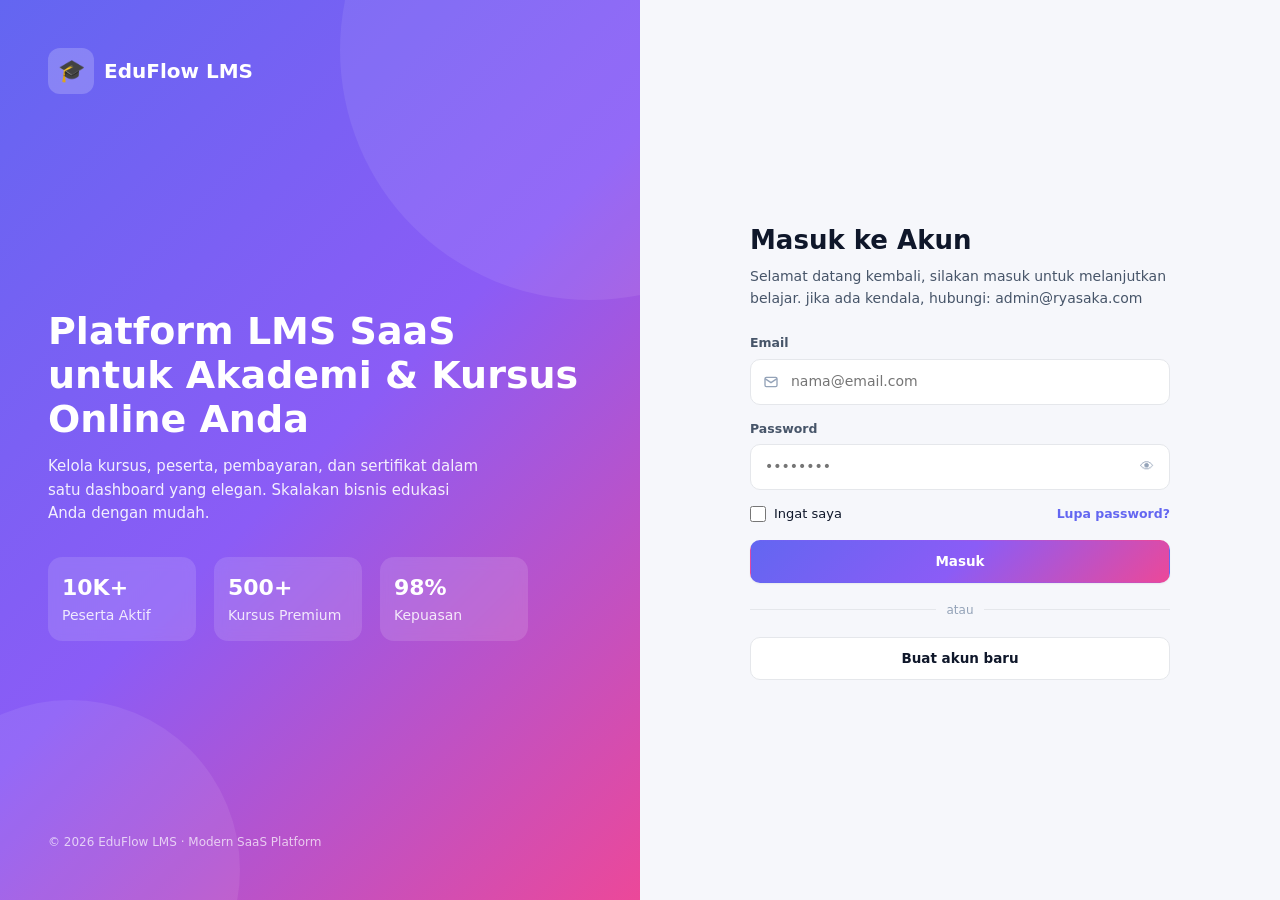
<file: index.html>
<!DOCTYPE html>
<html lang="id">
<head>
<meta charset="UTF-8" />
<meta name="viewport" content="width=device-width, initial-scale=1, viewport-fit=cover" />
<meta name="theme-color" content="#6366f1" />
<meta name="description" content="EduFlow LMS - Platform Kursus Online SaaS Modern" />
<title>EduFlow LMS - Platform Kursus Online</title>
<link rel="icon" type="image/svg+xml" href="data:image/svg+xml,%3Csvg%20xmlns%3D%22http%3A%2F%2Fwww.w3.org%2F2000%2Fsvg%22%20viewBox%3D%220%200%2064%2064%22%3E%3Crect%20width%3D%2264%22%20height%3D%2264%22%20rx%3D%2214%22%20fill%3D%22%236366f1%22%2F%3E%3Cpath%20d%3D%22M16%2024l16-8%2016%208-16%208z%22%20fill%3D%22white%22%2F%3E%3Cpath%20d%3D%22M22%2030v8c0%203%204%206%2010%206s10-3%2010-6v-8%22%20stroke%3D%22white%22%20stroke-width%3D%222.5%22%20fill%3D%22none%22%2F%3E%3C%2Fsvg%3E" />
<!-- Manifest dipasang saat runtime oleh applyBranding() (Blob URL valid) -->
<style>
/* ============== DESIGN TOKENS ============== */
:root{
  --bg:#f6f7fb; --surface:#ffffff; --surface-2:#f1f3f9; --text:#0f172a; --text-soft:#475569; --muted:#94a3b8;
  --border:#e5e7eb; --primary:#6366f1; --primary-2:#8b5cf6; --primary-soft:#eef2ff;
  --success:#10b981; --warning:#f59e0b; --danger:#ef4444; --info:#0ea5e9;
  --shadow-sm:0 1px 2px rgba(15,23,42,.06); --shadow:0 8px 24px rgba(15,23,42,.08);
  --shadow-lg:0 24px 48px -12px rgba(15,23,42,.18);
  --radius:14px; --radius-sm:10px; --radius-lg:20px;
  --glass:rgba(255,255,255,.65); --glass-border:rgba(255,255,255,.4);
  --gradient:linear-gradient(135deg,#6366f1 0%,#8b5cf6 50%,#ec4899 100%);
  --sidebar:#0f172a; --sidebar-text:#cbd5e1; --sidebar-active:#1e293b;
}
[data-theme="dark"]{
  --bg:#0b1020; --surface:#121931; --surface-2:#0f1530; --text:#e2e8f0; --text-soft:#cbd5e1; --muted:#64748b;
  --border:#1f2a44; --primary:#818cf8; --primary-2:#a78bfa; --primary-soft:#1e1b4b;
  --glass:rgba(18,25,49,.6); --glass-border:rgba(255,255,255,.08);
  --sidebar:#070b1a; --sidebar-active:#111a36;
}
*{box-sizing:border-box;margin:0;padding:0}
html,body{height:100%}
body{
  font-family:'Inter',system-ui,-apple-system,Segoe UI,Roboto,sans-serif;
  background:var(--bg);color:var(--text);font-size:14px;line-height:1.55;
  -webkit-font-smoothing:antialiased;overflow-x:hidden;
}
a{color:inherit;text-decoration:none}
button{font:inherit;cursor:pointer;border:0;background:none;color:inherit}
input,select,textarea{font:inherit;color:inherit}
img{max-width:100%;display:block}
::-webkit-scrollbar{width:10px;height:10px}
::-webkit-scrollbar-thumb{background:var(--border);border-radius:8px}
::-webkit-scrollbar-thumb:hover{background:var(--muted)}

/* ============== UTILITIES ============== */
.hidden{display:none !important}
.flex{display:flex}.grid{display:grid}.gap-1{gap:6px}.gap-2{gap:10px}.gap-3{gap:16px}.gap-4{gap:24px}
.items-center{align-items:center}.justify-between{justify-content:space-between}.justify-center{justify-content:center}
.flex-1{flex:1}.flex-col{flex-direction:column}.wrap{flex-wrap:wrap}
.text-sm{font-size:12.5px}.text-lg{font-size:16px}.text-xl{font-size:20px}.text-2xl{font-size:26px}.text-3xl{font-size:34px}
.font-bold{font-weight:700}.font-semi{font-weight:600}.muted{color:var(--muted)}.soft{color:var(--text-soft)}
.mt-1{margin-top:8px}.mt-2{margin-top:16px}.mt-3{margin-top:24px}.mt-4{margin-top:32px}
.mb-1{margin-bottom:8px}.mb-2{margin-bottom:16px}.mb-3{margin-bottom:24px}
.p-2{padding:12px}.p-3{padding:18px}.p-4{padding:24px}
.rounded{border-radius:var(--radius)}.rounded-sm{border-radius:var(--radius-sm)}
.full{width:100%}.center{text-align:center}
.scroll{overflow:auto}
.badge{display:inline-flex;align-items:center;gap:6px;padding:4px 10px;border-radius:999px;font-size:11.5px;font-weight:600;background:var(--surface-2);color:var(--text-soft)}
.badge.success{background:rgba(16,185,129,.12);color:var(--success)}
.badge.warn{background:rgba(245,158,11,.14);color:var(--warning)}
.badge.danger{background:rgba(239,68,68,.12);color:var(--danger)}
.badge.info{background:rgba(14,165,233,.12);color:var(--info)}
.badge.primary{background:var(--primary-soft);color:var(--primary)}

/* ============== BUTTONS ============== */
.btn{display:inline-flex;align-items:center;justify-content:center;gap:8px;padding:10px 16px;border-radius:var(--radius-sm);font-weight:600;font-size:13.5px;transition:all .18s ease;border:1px solid transparent;white-space:nowrap}
.btn:hover{transform:translateY(-1px)}
.btn:active{transform:translateY(0)}
.btn.primary{background:var(--gradient);color:#fff;box-shadow:var(--shadow-sm)}
.btn.primary:hover{box-shadow:0 10px 24px rgba(99,102,241,.35)}
.btn.ghost{background:var(--surface);color:var(--text);border-color:var(--border)}
.btn.ghost:hover{background:var(--surface-2)}
.btn.soft{background:var(--primary-soft);color:var(--primary)}
.btn.danger{background:rgba(239,68,68,.1);color:var(--danger)}
.btn.danger:hover{background:var(--danger);color:#fff}
.btn.sm{padding:7px 12px;font-size:12.5px}
.btn.icon{padding:9px;width:38px;height:38px}
.btn:disabled{opacity:.55;cursor:not-allowed;transform:none}

/* ============== FORMS ============== */
.field{display:flex;flex-direction:column;gap:6px;margin-bottom:14px}
.field label{font-size:12.5px;font-weight:600;color:var(--text-soft)}
.input,.select,.textarea{
  width:100%;padding:11px 14px;border:1.5px solid var(--border);background:var(--surface);
  border-radius:var(--radius-sm);transition:all .15s;outline:none;color:var(--text);
}
.input:focus,.select:focus,.textarea:focus{border-color:var(--primary);box-shadow:0 0 0 4px rgba(99,102,241,.12)}
.textarea{min-height:90px;resize:vertical;font-family:inherit}
.input-icon{position:relative}
.input-icon .input{padding-left:40px}
.input-icon svg{position:absolute;left:13px;top:50%;transform:translateY(-50%);color:var(--muted)}
.pw-wrap{position:relative}
.pw-wrap button{position:absolute;right:10px;top:50%;transform:translateY(-50%);color:var(--muted);padding:6px}
.checkbox{display:inline-flex;align-items:center;gap:8px;cursor:pointer;font-size:13px}
.checkbox input{width:16px;height:16px;accent-color:var(--primary)}
.error-msg{color:var(--danger);font-size:12px;margin-top:4px;display:block}

/* ============== CARD ============== */
.card{background:var(--surface);border:1px solid var(--border);border-radius:var(--radius);padding:20px;box-shadow:var(--shadow-sm);transition:all .2s}
.card.hover:hover{transform:translateY(-3px);box-shadow:var(--shadow)}
.glass{background:var(--glass);backdrop-filter:blur(20px);-webkit-backdrop-filter:blur(20px);border:1px solid var(--glass-border)}

/* ============== AUTH ============== */
.auth-wrap{min-height:100vh;display:grid;grid-template-columns:1fr 1fr;background:var(--bg)}
.auth-hero{background:var(--gradient);color:#fff;padding:48px;display:flex;flex-direction:column;justify-content:space-between;position:relative;overflow:hidden}
.auth-hero::before,.auth-hero::after{content:"";position:absolute;border-radius:50%;background:rgba(255,255,255,.08)}
.auth-hero::before{width:500px;height:500px;top:-200px;right:-200px}
.auth-hero::after{width:340px;height:340px;bottom:-140px;left:-100px}
.auth-hero > *{position:relative;z-index:1}
.auth-hero h1{font-size:38px;font-weight:800;line-height:1.15;margin-top:24px}
.auth-hero p{opacity:.9;margin-top:14px;font-size:15px;max-width:440px}
.auth-stats{display:grid;grid-template-columns:repeat(3,1fr);gap:18px;margin-top:32px;max-width:480px}
.auth-stats div{background:rgba(255,255,255,.13);padding:14px;border-radius:14px;backdrop-filter:blur(6px)}
.auth-stats b{font-size:22px;display:block}
.auth-form{display:flex;align-items:center;justify-content:center;padding:40px 24px}
.auth-card{width:100%;max-width:420px}
.auth-card h2{font-size:26px;font-weight:800;margin-bottom:6px}
.auth-card .sub{color:var(--text-soft);margin-bottom:24px}
.demo-creds{display:none}
.divider{display:flex;align-items:center;gap:10px;margin:18px 0;color:var(--muted);font-size:12px}
.divider::before,.divider::after{content:"";flex:1;height:1px;background:var(--border)}
@media (max-width:900px){.auth-wrap{grid-template-columns:1fr}.auth-hero{display:none}}

/* ============== APP LAYOUT ============== */
.app{display:grid;grid-template-columns:260px 1fr;min-height:100vh}
.sidebar{background:var(--sidebar);color:var(--sidebar-text);padding:18px 12px;position:sticky;top:0;height:100vh;overflow-y:auto;transition:transform .25s}
.sidebar-brand{display:flex;align-items:center;gap:10px;padding:6px 10px 18px;border-bottom:1px solid rgba(255,255,255,.08);margin-bottom:14px}
.sidebar-brand .logo{width:36px;height:36px;border-radius:10px;background:var(--gradient);display:grid;place-items:center;color:#fff;font-weight:800}
.sidebar-brand b{color:#fff;font-size:16px}
.sidebar-section{font-size:10.5px;font-weight:700;text-transform:uppercase;letter-spacing:.08em;color:#64748b;padding:14px 12px 6px}
.nav-item{display:flex;align-items:center;gap:11px;padding:10px 12px;border-radius:10px;font-size:13.5px;font-weight:500;color:var(--sidebar-text);cursor:pointer;transition:all .15s;margin-bottom:2px}
.nav-item:hover{background:var(--sidebar-active);color:#fff}
.nav-item.active{background:var(--gradient);color:#fff;box-shadow:0 6px 14px rgba(99,102,241,.35)}
.nav-item svg{width:18px;height:18px;flex-shrink:0}
.main{display:flex;flex-direction:column;min-width:0}
.topbar{position:sticky;top:0;z-index:30;background:var(--glass);backdrop-filter:blur(20px);border-bottom:1px solid var(--border);padding:12px 24px;display:flex;align-items:center;gap:14px}
.topbar h1{font-size:18px;font-weight:700}
.topbar .search{flex:1;max-width:420px}
.topbar .avatar{width:36px;height:36px;border-radius:50%;background:var(--gradient);color:#fff;display:grid;place-items:center;font-weight:700;cursor:pointer}
.page{padding:24px;max-width:1400px;width:100%;margin:0 auto}
.page-head{display:flex;align-items:center;justify-content:space-between;gap:12px;flex-wrap:wrap;margin-bottom:20px}
.page-head h2{font-size:24px;font-weight:800}
.page-head p{color:var(--text-soft);margin-top:4px}

/* Stats Grid */
.stats{display:grid;grid-template-columns:repeat(auto-fit,minmax(200px,1fr));gap:16px;margin-bottom:24px}
.stat{background:var(--surface);border:1px solid var(--border);border-radius:var(--radius);padding:18px;position:relative;overflow:hidden}
.stat .ic{width:42px;height:42px;border-radius:12px;display:grid;place-items:center;background:var(--primary-soft);color:var(--primary);margin-bottom:10px}
.stat b{font-size:24px;font-weight:800;display:block;letter-spacing:-.02em}
.stat span{color:var(--muted);font-size:12.5px;font-weight:600}
.stat .trend{position:absolute;top:18px;right:18px;font-size:11.5px;color:var(--success);font-weight:600}

/* Grids */
.grid-2{display:grid;grid-template-columns:repeat(auto-fit,minmax(340px,1fr));gap:16px}
.grid-3{display:grid;grid-template-columns:repeat(auto-fit,minmax(260px,1fr));gap:16px}
.grid-4{display:grid;grid-template-columns:repeat(auto-fit,minmax(220px,1fr));gap:16px}

/* Table */
.table{width:100%;border-collapse:collapse;background:var(--surface);border-radius:var(--radius);overflow:hidden}
.table th,.table td{padding:12px 14px;text-align:left;font-size:13px;border-bottom:1px solid var(--border)}
.table th{background:var(--surface-2);font-weight:700;color:var(--text-soft);font-size:11.5px;text-transform:uppercase;letter-spacing:.04em}
.table tbody tr:hover{background:var(--surface-2)}
.table tbody tr:last-child td{border-bottom:0}
.table-wrap{background:var(--surface);border:1px solid var(--border);border-radius:var(--radius);overflow:auto}

/* Course card */
.course-card{background:var(--surface);border:1px solid var(--border);border-radius:var(--radius);overflow:hidden;cursor:pointer;transition:all .2s;display:flex;flex-direction:column}
.course-card:hover{transform:translateY(-4px);box-shadow:var(--shadow-lg)}
.course-thumb{height:150px;background:var(--gradient);display:grid;place-items:center;color:#fff;font-size:42px;font-weight:800;position:relative}
.course-thumb .cat{position:absolute;top:10px;left:10px;background:rgba(0,0,0,.45);padding:4px 10px;border-radius:8px;font-size:11px;font-weight:600;color:#fff}
.course-body{padding:14px;display:flex;flex-direction:column;gap:8px;flex:1}
.course-body h3{font-size:15px;font-weight:700;line-height:1.35}
.course-body .ins{font-size:12px;color:var(--muted)}
.course-meta{display:flex;align-items:center;justify-content:space-between;margin-top:auto;padding-top:8px;border-top:1px solid var(--border)}
.course-meta .price{font-weight:800;color:var(--primary);font-size:15px}
.rating{display:inline-flex;align-items:center;gap:3px;color:#f59e0b;font-size:12px;font-weight:600}

/* Modal */
.modal-back{position:fixed;inset:0;background:rgba(15,23,42,.55);backdrop-filter:blur(6px);display:none;align-items:center;justify-content:center;z-index:100;padding:16px;overflow-y:auto}
.modal-back.open{display:flex}
.modal{background:var(--surface);border-radius:var(--radius-lg);width:100%;max-width:560px;max-height:90vh;overflow-y:auto;box-shadow:var(--shadow-lg);animation:popin .2s}
.modal.lg{max-width:820px}
.modal.xl{max-width:1000px}
.modal-head{padding:18px 22px;border-bottom:1px solid var(--border);display:flex;justify-content:space-between;align-items:center;position:sticky;top:0;background:var(--surface);z-index:2}
.modal-head h3{font-size:18px;font-weight:700}
.modal-body{padding:22px}
.modal-foot{padding:14px 22px;border-top:1px solid var(--border);display:flex;justify-content:flex-end;gap:10px;background:var(--surface)}
@keyframes popin{from{transform:scale(.94);opacity:0}to{transform:scale(1);opacity:1}}

/* Toast */
.toast-wrap{position:fixed;top:20px;right:20px;z-index:200;display:flex;flex-direction:column;gap:10px;max-width:340px}
.toast{background:var(--surface);border:1px solid var(--border);border-left:4px solid var(--primary);padding:14px 16px;border-radius:var(--radius-sm);box-shadow:var(--shadow);animation:slidein .25s;display:flex;gap:10px}
.toast.success{border-left-color:var(--success)}
.toast.danger{border-left-color:var(--danger)}
.toast.warn{border-left-color:var(--warning)}
@keyframes slidein{from{transform:translateX(100%);opacity:0}to{transform:translateX(0);opacity:1}}

/* Tabs */
.tabs{display:flex;gap:4px;border-bottom:1.5px solid var(--border);margin-bottom:18px;overflow-x:auto}
.tabs button{padding:10px 16px;font-weight:600;font-size:13px;color:var(--muted);border-bottom:2px solid transparent;margin-bottom:-1.5px;white-space:nowrap}
.tabs button.active{color:var(--primary);border-bottom-color:var(--primary)}

/* Empty */
.empty{padding:50px 20px;text-align:center;color:var(--muted)}
.empty svg{width:54px;height:54px;margin-bottom:10px;opacity:.5}

/* Mobile */
.mobile-bar,.fab,.menu-toggle{display:none}
.menu-toggle{padding:8px;border-radius:8px}
@media (max-width:1024px){
  .app{grid-template-columns:1fr}
  .sidebar{position:fixed;z-index:50;transform:translateX(-100%);width:280px;box-shadow:var(--shadow-lg)}
  .sidebar.open{transform:translateX(0)}
  .menu-toggle{display:inline-flex}
  .mobile-bar{display:flex;position:fixed;bottom:0;left:0;right:0;background:var(--surface);border-top:1px solid var(--border);z-index:40;padding:8px;justify-content:space-around;padding-bottom:calc(8px + env(safe-area-inset-bottom))}
  .mobile-bar button{display:flex;flex-direction:column;align-items:center;gap:2px;font-size:10.5px;color:var(--muted);padding:6px 10px;border-radius:10px;font-weight:600;flex:1}
  .mobile-bar button.active{color:var(--primary);background:var(--primary-soft)}
  .mobile-bar svg{width:20px;height:20px}
  .fab{display:grid;place-items:center;position:fixed;bottom:80px;right:18px;width:54px;height:54px;border-radius:50%;background:var(--gradient);color:#fff;box-shadow:0 12px 26px rgba(99,102,241,.45);z-index:39}
  .page{padding-bottom:90px}
  .topbar h1{font-size:15px}
  .topbar .search{display:none}
  .auth-hero{display:none}
}
.backdrop{position:fixed;inset:0;background:rgba(0,0,0,.4);z-index:45;display:none}
.backdrop.open{display:block}

/* Video player */
.vp{background:#000;border-radius:var(--radius);aspect-ratio:16/9;position:relative;display:grid;place-items:center;color:#fff;overflow:hidden}
.vp .play{width:72px;height:72px;border-radius:50%;background:rgba(255,255,255,.2);display:grid;place-items:center;cursor:pointer;backdrop-filter:blur(8px)}
.vp .controls{position:absolute;bottom:0;left:0;right:0;padding:12px 14px;background:linear-gradient(to top,rgba(0,0,0,.85),transparent);display:flex;align-items:center;gap:10px;font-size:12px}
.vp .progress{flex:1;height:4px;background:rgba(255,255,255,.25);border-radius:4px;cursor:pointer;position:relative}
.vp .progress .bar{height:100%;background:var(--primary);border-radius:4px;width:0;transition:width .15s}

/* Chart */
canvas.chart{width:100%;max-height:280px}

/* Certificate */
.cert{aspect-ratio:1.41;background:linear-gradient(135deg,#fef3c7,#fde68a);border:14px double #b45309;padding:34px;text-align:center;display:flex;flex-direction:column;justify-content:center;gap:10px;color:#78350f;font-family:Georgia,serif;border-radius:8px;position:relative}
.cert h1{font-size:34px;letter-spacing:.08em}
.cert .name{font-size:30px;font-weight:bold;border-bottom:2px solid #78350f;padding-bottom:6px;margin:18px auto;display:inline-block}
.cert .qr{position:absolute;bottom:18px;right:18px;width:64px;height:64px;background:#fff;padding:4px;border-radius:6px;display:grid;place-items:center;font-size:8px;color:#000}

/* Forum */
.thread{background:var(--surface);border:1px solid var(--border);border-radius:var(--radius);padding:14px;margin-bottom:10px;cursor:pointer}
.thread:hover{border-color:var(--primary)}

/* Pricing */
.plan{background:var(--surface);border:2px solid var(--border);border-radius:var(--radius-lg);padding:24px;text-align:center;transition:all .2s}
.plan.featured{border-color:var(--primary);box-shadow:0 16px 40px rgba(99,102,241,.18);transform:scale(1.03)}
.plan h3{font-size:18px;font-weight:700}
.plan .price{font-size:34px;font-weight:800;margin:12px 0;color:var(--primary)}
.plan ul{list-style:none;text-align:left;margin:14px 0}
.plan li{padding:7px 0;display:flex;gap:8px;font-size:13px}
.plan li::before{content:"✓";color:var(--success);font-weight:700}

/* Calendar */
.cal-grid{display:grid;grid-template-columns:repeat(7,1fr);gap:4px}
.cal-grid .day{aspect-ratio:1;background:var(--surface-2);border-radius:8px;padding:6px;font-size:12px;font-weight:600;position:relative;cursor:pointer}
.cal-grid .day.has{background:var(--primary-soft);color:var(--primary)}
.cal-grid .day.today{background:var(--gradient);color:#fff}
.cal-grid .head{aspect-ratio:auto;text-align:center;font-size:11px;color:var(--muted);background:none;padding:4px}

/* Misc */
.offline-banner{position:fixed;top:0;left:0;right:0;background:var(--warning);color:#fff;text-align:center;padding:8px;font-size:12px;font-weight:600;z-index:300}
.progress-bar{height:8px;background:var(--surface-2);border-radius:8px;overflow:hidden}
.progress-bar > div{height:100%;background:var(--gradient);transition:width .35s}
.list-row{display:flex;align-items:center;gap:12px;padding:12px;border-bottom:1px solid var(--border)}
.list-row:last-child{border:0}
.av{width:38px;height:38px;border-radius:50%;background:var(--gradient);color:#fff;display:grid;place-items:center;font-weight:700;flex-shrink:0;font-size:13px}
.tag{display:inline-block;padding:3px 8px;background:var(--surface-2);border-radius:6px;font-size:11px;margin:2px;color:var(--text-soft)}

/* Search dropdown */
.search-pop{position:absolute;top:calc(100% + 6px);left:0;right:0;background:var(--surface);border:1px solid var(--border);border-radius:var(--radius);box-shadow:var(--shadow-lg);max-height:320px;overflow-y:auto;z-index:50;display:none}
.search-pop.open{display:block}
.search-pop a{display:block;padding:10px 14px;border-bottom:1px solid var(--border);cursor:pointer;font-size:13px}
.search-pop a:hover{background:var(--surface-2)}
.search-rel{position:relative}
.pm-opt{transition:all .15s}
.pm-selected{border-color:var(--primary)!important;background:var(--primary-soft)!important;box-shadow:0 0 0 2px var(--primary) inset}
.media-mask{background:transparent;cursor:default}
.media-frame:fullscreen{width:100vw;height:100vh;border-radius:0;background:#000}
.media-frame:-webkit-full-screen{width:100vw;height:100vh;border-radius:0;background:#000}
.media-frame:fullscreen iframe,.media-frame:-webkit-full-screen iframe{width:100%;height:100%}
.media-frame:fullscreen video,.media-frame:-webkit-full-screen video{width:100%;height:100%;max-height:100vh}
</style>
</head>
<body>
<div class="toast-wrap" id="toastWrap"></div>
<div class="backdrop" id="backdrop"></div>
<div class="modal-back" id="modalBack"></div>
<div id="offlineBanner" class="offline-banner hidden">⚠ Anda sedang offline — beberapa fitur dibatasi</div>
<div id="app"></div>

<script>
/* ============================================================
 * EDUFLOW LMS — Single File SaaS Application
 * Vanilla HTML / CSS / JS only. No external libraries.
 * ============================================================ */

/* ---------------- STORAGE LAYER ---------------- */
const DB = {
  k:'eduflow_v1',
  load(){ try{ return JSON.parse(localStorage.getItem(this.k)||'{}'); }catch(e){ return {}; } },
  save(d){ localStorage.setItem(this.k, JSON.stringify(d)); },
  get(key, def){ const d=this.load(); return key in d? d[key] : def; },
  set(key, val){ const d=this.load(); d[key]=val; this.save(d); },
};
const session = {
  get(){ try{return JSON.parse(localStorage.getItem('eduflow_session')||'null');}catch(e){return null;} },
  set(s){ localStorage.setItem('eduflow_session', JSON.stringify(s)); },
  clear(){ localStorage.removeItem('eduflow_session'); localStorage.removeItem('eduflow_token'); }
};
// JWT dari backend disimpan terpisah & dilampirkan ke setiap request terautentikasi.
const authToken = {
  get(){ try{ return localStorage.getItem('eduflow_token')||''; }catch(e){ return ''; } },
  set(t){ if(t) localStorage.setItem('eduflow_token', t); },
  clear(){ localStorage.removeItem('eduflow_token'); }
};

/* ============================================================
 * BACKEND API LAYER — Google Apps Script (Code.gs)
 * Ganti GAS_URL dengan URL Web App deploy GAS Anda.
 * apiFetch(action,payload) = async wrapper + retry exponential backoff (max 3x)
 * ============================================================ */
const GAS_URL = "https://script.google.com/macros/s/AKfycbxaW9oOxLSdqDtxk0ETp2ITDz1nlec9DDrAuIZml8wCtlXWU_ZQ7JPL6dQcvu2T0EOC/exec"; // <-- paste URL Web App GAS di sini
const HMAC_SECRET = "1"; // <-- samakan dengan Script Properties HMAC_SECRET di GAS
const API_ENABLED = () => GAS_URL && !GAS_URL.includes('URL_DEPLOY_GAS_ANDA');

// HMAC-SHA256 + base64url (tanpa padding) — match Utilities.base64EncodeWebSafe di GAS
async function _hmacSign(message, secret){
  const enc = new TextEncoder();
  const key = await crypto.subtle.importKey(
    'raw', enc.encode(secret),
    { name:'HMAC', hash:'SHA-256' },
    false, ['sign']
  );
  const sigBuf = await crypto.subtle.sign('HMAC', key, enc.encode(message));
  let bin = '';
  const bytes = new Uint8Array(sigBuf);
  for (let i=0; i<bytes.length; i++) bin += String.fromCharCode(bytes[i]);
  return btoa(bin).replace(/\+/g,'-').replace(/\//g,'_').replace(/=+$/,'');
}

async function apiFetch(action, payload = {}, opts = {}){
  if (!API_ENABLED()) return { ok:false, offline:true, msg:'Backend offline (GAS_URL belum diset)' };
  const max = opts.retries ?? 3;
  let delay = 600, lastErr = null;

  // Format yang ditandatangani harus identik dengan verifikasi backend:
  // JSON.stringify({action, data, ts})
  const ts = Date.now();
  const signedObj = { action, data: payload, ts };
  let sig = '';
  try {
    if (action !== 'ping') sig = await _hmacSign(JSON.stringify(signedObj), HMAC_SECRET);
  } catch(e){ console.warn('[apiFetch] HMAC sign failed:', e); }
  // token TIDAK ikut ditandatangani (backend memverifikasi {action,data,ts} lalu membaca body.token terpisah)
  const tok = (action === 'login' || action === 'register' || action === 'ping') ? '' : authToken.get();
  const outObj = Object.assign({}, signedObj, sig ? { sig } : {}, tok ? { token: tok } : {});
  const bodyStr = JSON.stringify(outObj);

  for (let i=0; i<max; i++){
    try {
      const ctrl = new AbortController();
      const tid = setTimeout(()=>ctrl.abort(), opts.timeout || 20000);
      const res = await fetch(GAS_URL, {
        method:'POST',
        // text/plain agar tidak memicu CORS preflight ke GAS
        headers:{'Content-Type':'text/plain;charset=utf-8'},
        body: bodyStr,
        redirect:'follow',
        signal: ctrl.signal
      });
      clearTimeout(tid);
      if (!res.ok) throw new Error('HTTP '+res.status);
      const json = await res.json();
      return json;
    } catch(err){
      lastErr = err;
      if (i < max-1){ await new Promise(r=>setTimeout(r, delay)); delay *= 2; }
    }
  }
  console.warn('[apiFetch]', action, 'gagal:', lastErr);
  return { ok:false, offline:true, msg:'Tidak dapat terhubung ke server' };
}

// fire-and-forget: kirim ke backend tanpa block UI, log saja kalau gagal
function apiSync(action, payload){
  if (!API_ENABLED()) return;
  apiFetch(action, payload, {retries:2}).catch(()=>{});
}

/* ============================================================
 * PENYIMPANAN KOLEKSI TERPUSAT (anti data hilang) — v3
 * Prinsip: sebuah koleksi yang punya perubahan lokal BELUM dikonfirmasi
 * server TIDAK BOLEH ditimpa oleh pull mana pun (tak peduli timing),
 * sampai server benar-benar memuat data yang sama (dikonfirmasi),
 * atau melewati batas waktu pengaman yang sangat longgar.
 *
 * State per koleksi:
 *   _dirty[name]      = true selama perubahan lokal belum dikonfirmasi server.
 *   _dirtySince[name] = waktu pertama jadi dirty (utk batas pengaman).
 *   _lastPushOk[name] = status push terakhir (utk dorong ulang saat poll).
 * Guard dilepas HANYA lewat _confirmSynced (server == lokal).
 * ============================================================ */
const _dirty = {};
const _dirtySince = {};
const _lastPushOk = {};
const DIRTY_SAFETY_TTL = 10 * 60 * 1000; // 10 menit: batas paling longgar agar tak terkunci selamanya

function _markDirty(name){ _dirty[name] = true; if(!_dirtySince[name]) _dirtySince[name] = Date.now(); }
function _isDirty(name){
  if(!_dirty[name]) return false;
  if(Date.now() - (_dirtySince[name]||0) > DIRTY_SAFETY_TTL){ // pengaman terakhir
    delete _dirty[name]; delete _dirtySince[name]; return false;
  }
  return true;
}
function _clearDirty(name){ delete _dirty[name]; delete _dirtySince[name]; }
// Lepas status dirty hanya bila isi server sudah cocok (jumlah + id) dengan lokal.
function _confirmSynced(name, serverArr){
  try{
    const localArr = DB.get(name, []);
    if(!Array.isArray(serverArr)||!Array.isArray(localArr)) return false;
    if(serverArr.length!==localArr.length) return false;
    const s = serverArr.map(x=>x&&x.id).sort().join('|');
    const l = localArr.map(x=>x&&x.id).sort().join('|');
    if(s===l){ _clearDirty(name); return true; }
  }catch(e){}
  return false;
}
// Dorong ulang koleksi dirty ke server (dipanggil tiap poll bila push belum sukses).
function _repush(name){
  if(!API_ENABLED()) return;
  const cur = DB.get(name, []);
  apiFetch('syncPush', { [name]: cur }, { retries:2 }).then(r=>{ _lastPushOk[name] = !!(r&&r.ok); });
}
// Dorong SEMUA koleksi yang masih dirty (mis. setelah login / koneksi pulih).
// Menjamin data sementara akhirnya 100% tersimpan di backend.
async function flushDirty(){
  if(!API_ENABLED()) return;
  const names = Object.keys(_dirty).filter(n=>_dirty[n]);
  for(const n of names){
    try{
      const cur = DB.get(n, []);
      const r = await apiFetch('syncPush', { [n]: cur }, { retries:3 });
      _lastPushOk[n] = !!(r&&r.ok);
      // konfirmasi via pull berikutnya akan melepas status dirty saat server == lokal
    }catch(e){}
  }
}
window.flushDirty = flushDirty;

// Simpan satu koleksi: lokal + backend (syncPush, jalur admin).
async function saveCollection(name, arr){
  DB.set(name, arr); _markDirty(name);
  if(!API_ENABLED()) return { ok:true, local:true };
  try{
    const r = await apiFetch('syncPush', { [name]: arr }, { retries:3 });
    _lastPushOk[name] = !!(r&&r.ok);
    // Jangan langsung lepas dirty di sini; tunggu pull mengonfirmasi (server == lokal).
    return r || { ok:false };
  }catch(e){ _lastPushOk[name]=false; return { ok:false, msg:String(e) }; }
}
// Simpan beberapa koleksi sekaligus (mis. saat satu aksi mengubah 2 tabel)
async function saveCollections(obj){
  Object.entries(obj).forEach(([k,v])=>{ DB.set(k,v); _markDirty(k); });
  if(!API_ENABLED()) return { ok:true, local:true };
  try{
    const r = await apiFetch('syncPush', obj, { retries:3 });
    Object.keys(obj).forEach(k=>{ _lastPushOk[k] = !!(r&&r.ok); });
    return r || { ok:false };
  }catch(e){ Object.keys(obj).forEach(k=>_lastPushOk[k]=false); return { ok:false, msg:String(e) }; }
}
/* Tambah/ubah SATU baris pada entity (jalur non-admin utk review, thread, dll).
 * Memakai handler 'upsert' backend (boleh non-admin utk entity non-admin-only). */
async function upsertRemote(entity, row){
  const arr = DB.get(entity, []);
  const i = arr.findIndex(x=>x.id===row.id);
  if(i>=0) arr[i] = {...arr[i], ...row}; else arr.unshift(row);
  DB.set(entity, arr); _markDirty(entity);
  if(!API_ENABLED()) return { ok:true, local:true };
  try{
    const r = await apiFetch('upsert', { entity, row }, { retries:3 });
    _lastPushOk[entity] = !!(r&&r.ok);
    return r || { ok:false };
  }catch(e){ _lastPushOk[entity]=false; return { ok:false, msg:String(e) }; }
}
window.saveCollection = saveCollection;
window.saveCollections = saveCollections;
window.upsertRemote = upsertRemote;

/* Simpan koleksi BERBENTUK OBJEK (bukan array): settings, paymentSettings, certTemplate.
 * Lokal + backend (syncPush). Tidak memakai guard dirty array karena bentuknya objek tunggal. */
const _objDirty = {};        // name -> true selama perubahan objek belum dikonfirmasi server
const _objDirtySince = {};
function _markObjDirty(name){ _objDirty[name]=true; if(!_objDirtySince[name]) _objDirtySince[name]=Date.now(); }
function _isObjDirty(name){
  if(!_objDirty[name]) return false;
  if(Date.now()-(_objDirtySince[name]||0) > 600000){ delete _objDirty[name]; delete _objDirtySince[name]; return false; }
  return true;
}
function _clearObjDirty(name){ delete _objDirty[name]; delete _objDirtySince[name]; }
async function saveCollectionObj(name, obj){
  DB.set(name, obj); _markObjDirty(name);
  if(!API_ENABLED()) return { ok:true, local:true };
  try{
    const r = await apiFetch('syncPush', { [name]: obj }, { retries:3 });
    if(r && r.ok){ _clearObjDirty(name); }   // dikonfirmasi server → lepas dirty
    return r || { ok:false };
  }catch(e){ return { ok:false, msg:String(e) }; }
}
window.saveCollectionObj = saveCollectionObj;

/* ===== FILE UPLOAD ke Google Drive via GAS =====
   Contract GAS (Code.gs di sisi Anda harus handle):
     POST { action:'uploadFile', data:{ filename, mime, base64, type, title, description } }
       -> { ok:true, data:{ fileId, url, viewUrl, size } }
     POST { action:'deleteFile', data:{ fileId } } -> { ok:true }
   Jika GAS_URL belum diset, file disimpan sebagai data-URL di localStorage (fallback).
*/
function fileToBase64(file){
  return new Promise((res,rej)=>{
    const r = new FileReader();
    r.onload = ()=> res(String(r.result).split(',')[1]||'');
    r.onerror = rej;
    r.readAsDataURL(file);
  });
}
function fileToDataUrl(file){
  return new Promise((res,rej)=>{
    const r = new FileReader(); r.onload=()=>res(r.result); r.onerror=rej; r.readAsDataURL(file);
  });
}
async function uploadToDrive(file, meta={}){
  // returns { ok, data:{ fileId, url, viewUrl, size, mime, type, fallback? } }
  const t = file.type||'';
  const type = t.startsWith('video')?'video':t.startsWith('audio')?'audio':t.startsWith('image')?'image':
               /pdf/.test(t)?'pdf':/presentation|powerpoint/.test(t)?'slide':/word|document/.test(t)?'doc':'file';
  const prog = typeof meta.onProgress==='function'?meta.onProgress:()=>{};
  if (!API_ENABLED()){
    // fallback localStorage (hanya file kecil < 8MB saat backend belum diset)
    if (file.size > 8*1024*1024) return { ok:false, msg:'GAS_URL belum diset & file >8MB tidak bisa disimpan lokal.' };
    const dataUrl = await fileToDataUrl(file);
    return { ok:true, data:{ fileId:'local_'+uid('f'), url:dataUrl, viewUrl:dataUrl, size:file.size, mime:file.type, type, fallback:true } };
  }
  try{
    const base64 = await fileToBase64(file);
    const CH = 3*1024*1024; // ~3MB per potongan base64 (di bawah batas payload GAS)
    if (base64.length <= CH){
      const r = await apiFetch('uploadFile', { filename:file.name, mime:file.type, base64, type,
        title: meta.title||file.name, description: meta.description||'' }, { timeout:120000, retries:2 });
      if (r && r.ok && r.data){ r.data.type=r.data.type||type; r.data.mime=r.data.mime||file.type; return r; }
      return { ok:false, msg: (r&&r.msg)||'Upload ke Drive gagal' };
    }
    // === Upload BERPOTONGAN (chunk) untuk file besar — tanpa batas ukuran ===
    const uploadId = 'up_'+Date.now()+'_'+uid('c');
    const total = Math.ceil(base64.length/CH);
    for (let i=0;i<total;i++){
      const chunk = base64.slice(i*CH,(i+1)*CH);
      const cr = await apiFetch('uploadChunk', { uploadId, index:i, total, chunk }, { timeout:120000, retries:3 });
      if (!cr || !cr.ok) return { ok:false, msg:'Gagal mengirim potongan '+(i+1)+'/'+total };
      prog(Math.round((i+1)/total*100), i+1, total);
    }
    const fin = await apiFetch('finalizeUpload', { uploadId, filename:file.name, mime:file.type, type,
      title: meta.title||file.name, description: meta.description||'' }, { timeout:180000, retries:2 });
    if (fin && fin.ok && fin.data){ fin.data.type=fin.data.type||type; fin.data.mime=fin.data.mime||file.type; return fin; }
    return { ok:false, msg:(fin&&fin.msg)||'Gagal menggabungkan file di Drive' };
  }catch(e){ return { ok:false, msg:String(e) }; }
}
async function deleteFromDrive(fileId){
  if (!fileId) return { ok:true };
  if (!API_ENABLED() || String(fileId).startsWith('local_')) return { ok:true };
  return apiFetch('deleteFile', { fileId }, { retries:1 });
}

// 2-way sync: tarik data dari sheet ke localStorage (panggil di startup setelah login)
// SERVER AUTHORITATIVE: bila backend "live", state server selalu menang —
// termasuk koleksi yang dikosongkan (hasil hapus manual di Spreadsheet/Drive).
function _applyPull(r, pullStart){
  if(!(r && r.ok && r.data)) return;
  const map = {
    users:'users', courses:'courses', categories:'categories', instructors:'instructors',
    transactions:'transactions', coupons:'coupons', reviews:'reviews', threads:'threads',
    calendar:'calendar', notifications:'notifications', affiliates:'affiliates',
    memberships:'memberships', broadcasts:'broadcasts', materials:'materials', certificates:'certificates'
  };
  // backend dianggap "live" jika ada minimal 1 user di server
  const live = Array.isArray(r.data.users) && r.data.users.length>0;
  Object.entries(map).forEach(([k,sk])=>{
    if (Array.isArray(r.data[k])){
      // Koleksi dengan perubahan lokal belum dikonfirmasi → JANGAN PERNAH ditimpa.
      if (_isDirty(sk)){
        // Bila server kini sudah memuat data yang sama, lepas status dirty.
        if(!_confirmSynced(sk, r.data[k])){
          // Belum cocok → dorong ulang ke server agar perubahan tidak hilang.
          _repush(sk);
        }
        return; // pertahankan data lokal apa pun yang terjadi
      }
      // Tidak dirty → server authoritative. saat live: selalu timpa (termasuk kosong → hapus).
      if (live || r.data[k].length) DB.set(sk, r.data[k]);
    }
  });
  // settings: gabungkan agar bentuk selalu lengkap (server bisa saja parsial)
  if(r.data.settings && !_isObjDirty('settings')){
    const d = defaultSettings(); const s = r.data.settings;
    DB.set('settings', { ...d, ...s,
      general:{...d.general,...(s.general||{})}, seo:{...d.seo,...(s.seo||{})}, security:{...d.security,...(s.security||{})},
      payment:{...d.payment,...(s.payment||{})}, smtp:{...d.smtp,...(s.smtp||{})} });
  } else if(r.data.settings && _isObjDirty('settings')){
    apiFetch('syncPush',{settings:DB.get('settings')},{retries:2}).then(rr=>{ if(rr&&rr.ok)_clearObjDirty('settings'); });
  }
  if(r.data.paymentSettings && !_isObjDirty('paymentSettings')){
    const d = defaultPaySettings(); const s = r.data.paymentSettings;
    DB.set('paymentSettings', { ...d, ...s,
      gateways:{...d.gateways,...(s.gateways||{})}, qris:{...d.qris,...(s.qris||{})}, bank:{...d.bank,...(s.bank||{})} });
  } else if(r.data.paymentSettings && _isObjDirty('paymentSettings')){
    apiFetch('syncPush',{paymentSettings:DB.get('paymentSettings')},{retries:2}).then(rr=>{ if(rr&&rr.ok)_clearObjDirty('paymentSettings'); });
  }
  if(r.data.certTemplate && !_isObjDirty('certTemplate')) DB.set('certTemplate', r.data.certTemplate);
  if(state.user){
    const fresh=DB.get('users',[]).find(x=>x.id===state.user.id);
    if(fresh) state.user={...state.user,...fresh};
    else if(live){ // user dihapus manual di backend → paksa logout
      toast('Akun Anda tidak lagi terdaftar di server. Silakan login ulang.','warn');
      session.clear(); authToken.clear(); state.user=null;
    }
  }
}
async function pullFromBackend(silent, opts){
  const pullStart = Date.now();   // catat SEBELUM kirim, utk deteksi mutasi lokal yg lebih baru
  const r = await apiFetch('syncPull', (opts&&opts.forceRescan)?{forceRescan:true}:{}, {retries:1});
  _applyPull(r, pullStart);
  if(r && r.ok && r.data && !silent) toast('Data tersinkron dari server','success');
  return r;
}
// push seluruh state lokal ke backend (sekali jalan saat first run)
async function pushToBackend(){
  const payload = {
    users:DB.get('users',[]), courses:DB.get('courses',[]), categories:DB.get('categories',[]),
    instructors:DB.get('instructors',[]), transactions:DB.get('transactions',[]),
    coupons:DB.get('coupons',[]), reviews:DB.get('reviews',[]), threads:DB.get('threads',[]),
    calendar:DB.get('calendar',[]), notifications:DB.get('notifications',[]),
    affiliates:DB.get('affiliates',[]), memberships:DB.get('memberships',[]),
    broadcasts:DB.get('broadcasts',[]), materials:DB.get('materials',[])
  };
  return apiFetch('syncPush', payload);
}
window.pullFromBackend = pullFromBackend;
window.pushToBackend = pushToBackend;

/* ---------------- HELPERS ---------------- */
const $ = (s,el=document)=>el.querySelector(s);
const $$= (s,el=document)=>[...el.querySelectorAll(s)];
const esc = s => String(s==null?'':s).replace(/[&<>"']/g, c=>({'&':'&amp;','<':'&lt;','>':'&gt;','"':'&quot;',"'":'&#39;'}[c]));
const uid = (p='id')=>p+'_'+Math.random().toString(36).slice(2,10);
const fmtRp = n => 'Rp '+Number(n||0).toLocaleString('id-ID');
const fmtDate = d => new Date(d).toLocaleDateString('id-ID',{day:'2-digit',month:'short',year:'numeric'});
const fmtDateTime = d => new Date(d).toLocaleString('id-ID');
const debounce=(f,w=200)=>{let t;return(...a)=>{clearTimeout(t);t=setTimeout(()=>f(...a),w);};};

function toast(msg, type='info'){
  const w = $('#toastWrap');
  const el = document.createElement('div');
  el.className='toast '+type;
  el.innerHTML = `<div style="flex:1"><b style="font-size:13px">${esc(msg)}</b></div><button onclick="this.parentNode.remove()" style="color:var(--muted)">✕</button>`;
  w.appendChild(el);
  setTimeout(()=>el.remove(), 4000);
}

function modal({title, body, foot, size=''}){
  const mb = $('#modalBack');
  mb.innerHTML = `<div class="modal ${size}">
    <div class="modal-head"><h3>${esc(title)}</h3><button onclick="closeModal()" class="btn icon ghost">✕</button></div>
    <div class="modal-body">${body}</div>
    ${foot?`<div class="modal-foot">${foot}</div>`:''}
  </div>`;
  mb.classList.add('open');
  document.body.style.overflow='hidden';
}
function closeModal(){ $('#modalBack').classList.remove('open'); $('#modalBack').innerHTML=''; document.body.style.overflow=''; }
$('#modalBack').addEventListener('click', e=>{ if(e.target.id==='modalBack') closeModal(); });

function confirmModal(msg, onYes){
  modal({
    title:'Konfirmasi',
    body:`<p>${esc(msg)}</p>`,
    foot:`<button class="btn ghost" onclick="closeModal()">Batal</button><button class="btn primary" id="cfYes">Ya, lanjutkan</button>`
  });
  $('#cfYes').onclick=()=>{ closeModal(); onYes(); };
}

/* ---------------- EMOJI PICKER (reusable) ---------------- */
const EMOJI_LIST = [
  '📘','📚','📖','📝','✏️','🖊️','📊','📈','📉','📋','📌','📍','📎','🗂️','📁','📂','🗃️','🗄️','🧾','📑',
  '💼','🏢','🏫','🏛️','💡','🎯','🚀','⭐','🌟','✨','🔥','💎','🏆','🥇','🥈','🥉','🎓','🧠','👨‍🏫','👩‍🏫',
  '💻','🖥️','⌨️','🖱️','💾','📱','📲','📡','📶','⚡','🔧','🛠️','⚙️','🔩','🤖','🧪','🔬','🧬','📐','📏',
  '🎨','🖌️','🖍️','🖼️','📷','📸','🎬','🎞️','📽️','🎵','🎶','🎤','🎧','🎸','🎹','🥁','📺','📻','🎮','🕹️',
  '💰','💵','💴','💶','💷','💳','🏦','💸','🧮','📦','🛒','🛍️','🏷️','🎁','🪙','💱','📤','📥','📨','📧',
  '🔍','🔎','🔑','🗝️','🔒','🔓','🛡️','⚔️','🎫','🎟️','🪪','🏅','🎖️','🏵️','🎗️','🎀','🎈','🎉','🎊','🪄',
  '🌍','🌎','🌏','🌐','🗺️','✈️','🚀','🚗','🚙','🚌','🚲','🏠','🏡','🏬','🏪','🏨','⛺','🌳','🌲','🌴',
  '❤️','🧡','💛','💚','💙','💜','🤍','🖤','🤎','💖','💝','🟢','🟡','🔴','🟠','🔵','🟣','⚪','⚫','🟤',
  '✅','❌','⚠️','❗','❓','➕','➖','✖️','🔔','🔕','📣','📢','💬','💭','🗯️','👍','👎','👌','👏','🙌',
  '🧘','🏃','🚴','🏋️','⚽','🏀','🏈','⚾','🎾','🏐','🥊','🎱','🎳','♟️','🧩','🎲','🎰','🎯','🪁','🛹',
  '🍎','🍊','🍋','🍌','🍉','🍇','🍓','🥑','🥕','🌽','🍞','🧀','🍔','🍕','🍣','🍜','🍰','🍩','☕','🍵',
  '🐶','🐱','🐭','🐰','🦊','🐻','🐼','🐨','🐯','🦁','🐮','🐷','🐵','🐔','🐧','🦄','🐝','🦋','🐢','🐬'
];

window.emojiField = function(name, value, label){
  const fid = 'ef_'+Math.random().toString(36).slice(2,8);
  const v = value || '📘';
  return `<div class="field"><label for="${fid}">${esc(label||'Emoji / Ikon')}</label>
    <div style="display:flex;gap:6px;align-items:stretch">
      <input id="${fid}" class="input" name="${name}" maxlength="2" value="${esc(v)}" autocomplete="off" style="flex:0 0 80px;font-size:22px;text-align:center"/>
      <button type="button" class="btn ghost" onclick="toggleEmojiPicker('${fid}')" style="flex:1;justify-content:flex-start;gap:6px">😊 Pilih / Insert emoji</button>
    </div>
    <div id="${fid}_p" style="display:none;margin-top:8px;padding:10px;border:1px solid var(--border);border-radius:10px;background:var(--surface-2);max-height:240px;overflow:auto">
      <input type="text" id="${fid}_s" name="${name}_search" class="input" placeholder="Cari emoji (mis. star, fire)..." autocomplete="off" aria-label="Cari emoji" oninput="filterEmojiPicker('${fid}',this.value)" style="margin-bottom:8px"/>
      <div id="${fid}_g" style="display:grid;grid-template-columns:repeat(auto-fill,minmax(40px,1fr));gap:4px">
        ${EMOJI_LIST.map(e=>`<button type="button" class="emoji-pick" data-e="${e}" onclick="pickEmoji('${fid}','${e}')" title="${e}" style="font-size:22px;padding:6px;background:var(--surface);border:1px solid transparent;border-radius:8px;cursor:pointer;transition:all .15s" onmouseover="this.style.borderColor='var(--primary)';this.style.transform='scale(1.15)'" onmouseout="this.style.borderColor='transparent';this.style.transform='scale(1)'">${e}</button>`).join('')}
      </div>
    </div>
  </div>`;
};
window.toggleEmojiPicker = (fid)=>{ const p=$('#'+fid+'_p'); p.style.display = p.style.display==='none'?'block':'none'; };
window.pickEmoji = (fid,e)=>{ $('#'+fid).value=e; $('#'+fid+'_p').style.display='none'; };
window.filterEmojiPicker = (fid,q)=>{
  q=(q||'').toLowerCase().trim();
  // Simple: when query empty show all, else show emojis containing query in their HTML entity name approximation (we just match raw char or use index buckets)
  $$('#'+fid+'_g .emoji-pick').forEach(b=>{
    b.style.display = (!q || b.dataset.e.includes(q))?'':'none';
  });
};

/* ---------------- SEED DATA ---------------- */
/* ============================================================
 * BOOTSTRAP — TANPA DEMO/DUMMY
 * Semua data nyata berada di BACKEND (Spreadsheet + Drive).
 * Frontend hanya menyiapkan struktur minimal agar UI tidak error
 * sebelum data pertama ditarik dari server (syncPull).
 *  - Tidak ada user palsu, kursus contoh, transaksi, review, dll.
 *  - Saat backend aktif: kosongkan cache lokal lalu tarik dari server.
 *  - Tanpa backend: aplikasi tetap render namun kosong; login butuh server.
 * ============================================================ */
const EMPTY_COLLECTIONS = [
  'users','courses','categories','instructors','transactions','coupons',
  'reviews','threads','calendar','notifications','affiliates','memberships',
  'broadcasts','materials','certificates'
];
function defaultSettings(){
  return {
    general:{ name:'EduFlow LMS', tagline:'Belajar Tanpa Batas', logo:'🎓' },
    seo:{ title:'EduFlow LMS', desc:'Platform kursus online.' },
    security:{ sessionTimeout:60, minPwLen:8 },
    payment:{ midtransKey:'', xenditKey:'', stripeKey:'', paypalKey:'' },
    smtp:{ host:'', port:'', user:'' },
  };
}
// Selalu kembalikan settings dengan bentuk lengkap (cegah undefined.general dst).
function getSettings(){
  const d = defaultSettings();
  const s = DB.get('settings') || {};
  return {
    ...d, ...s,
    general:  { ...d.general,  ...(s.general||{})  },
    seo:      { ...d.seo,      ...(s.seo||{})      },
    security: { ...d.security, ...(s.security||{}) },
    payment:  { ...d.payment,  ...(s.payment||{})  },
    smtp:     { ...d.smtp,     ...(s.smtp||{})     },
  };
}
function bootstrap(){
  // Struktur minimal — hanya dibuat bila key belum ada, TIDAK menimpa cache server.
  EMPTY_COLLECTIONS.forEach(k=>{ if(DB.get(k)===null || DB.get(k)===undefined) DB.set(k, []); });
  // Selalu pastikan settings berbentuk lengkap (merge default ke yang tersimpan/lama).
  DB.set('settings', getSettings());
  if(DB.get('cart')===null || DB.get('cart')===undefined) DB.set('cart', {});
  // Tandai bahwa tidak ada lagi proses seeding demo.
  DB.set('seeded', true);
}
bootstrap();

/* ---------------- STATE ---------------- */
const state = {
  user:null,
  route:'dashboard',
  cart: DB.get('cart',{}),
};

/* ---------------- AUTH ---------------- */
function checkLogin(){
  const s = session.get();
  if(s && s.userId){
    const users = DB.get('users',[]);
    let u = users.find(x=>x.id===s.userId);
    if(!u){
      const ins = DB.get('instructors',[]).find(x=>x.id===s.userId);
      if(ins) u = { id:ins.id, name:ins.name, email:ins.email, role:'instructor', status:'active',
                    expertise:ins.expertise||'', bio:ins.bio||'', permissions:ins.permissions||{} };
    }
    if(u){
      const tout = (DB.get('settings').security?.sessionTimeout||60)*60*1000;
      if(Date.now() - (s.loginAt||0) > tout){
        session.clear(); state.user=null;
        toast('Sesi berakhir, silakan login kembali','warn');
        return false;
      }
      state.user = u;
      return true;
    }
  }
  return false;
}

async function login(email, password, remember){
  // KEAMANAN: bila backend aktif, SERVER adalah otoritas verifikasi password (PBKDF2 di server).
  // Verifikasi lokal hanya dipakai sebagai fallback offline / mode demo tanpa backend.
  if (API_ENABLED()){
    const r = await apiFetch('login',{email,password});
    if (r && r.ok && r.user){
      if (r.token) authToken.set(r.token);   // simpan JWT utk request terautentikasi berikutnya
      const us = DB.get('users',[]); const ix = us.findIndex(x=>x.id===r.user.id);
      // simpan profil tanpa password (server tidak mengirim hash; jangan pernah simpan plaintext)
      const safe = {...r.user, serverAuth:true}; delete safe.password;
      if (ix>=0) us[ix] = {...us[ix], ...safe, password:undefined}; else us.push(safe);
      DB.set('users',us);
      session.set({userId:r.user.id, loginAt:Date.now(), remember:!!remember});
      state.user = us.find(x=>x.id===r.user.id);
      return {ok:true};
    }
    if (r && r.msg && !r.offline) return {ok:false,msg:r.msg};
    if (r && !r.offline) return {ok:false,msg:'Email atau password salah'};
    // r.offline === true → server tak terjangkau, jatuh ke verifikasi lokal di bawah
  }
  // Fallback lokal (hanya bila backend tak terjangkau). Tidak ada akun demo lokal lagi.
  const users = DB.get('users',[]);
  let u = users.find(x=>x.email.toLowerCase()===email.toLowerCase() && x.password===password);
  if(u){
    if(u.status==='inactive') return {ok:false,msg:'Akun dinonaktifkan'};
    session.set({userId:u.id, loginAt:Date.now(), remember:!!remember});
    state.user = u;
    return {ok:true};
  }
  // Tanpa backend tidak ada akun lokal (demo sudah dihapus) → arahkan ke konfigurasi server.
  if(!API_ENABLED()) return {ok:false,msg:'Server belum dikonfigurasi (GAS_URL). Semua akun & data tersimpan di backend.'};
  return {ok:false,msg:'Email atau password salah'};
}
function logout(){ session.clear(); state.user=null; if($('#backdrop')) $('#backdrop').classList.remove('open'); render(); }
async function register(data){
  const minLen = DB.get('settings').security?.minPwLen||8;
  if(data.password.length < minLen) return {ok:false,msg:`Password minimal ${minLen} karakter`};
  // KEAMANAN: bila backend aktif, SERVER yang membuat akun (hash password, cek duplikasi, set role).
  if (API_ENABLED()){
    const r = await apiFetch('register',{name:data.name,email:data.email,password:data.password});
    if (r && r.ok && r.user){
      if (r.token) authToken.set(r.token);
      const us=DB.get('users',[]); const safe={...r.user}; delete safe.password;
      if(!us.some(x=>x.id===safe.id)) us.push(safe); DB.set('users',us);
      return {ok:true,user:safe};
    }
    if (r && r.msg && !r.offline) return {ok:false,msg:r.msg};
    if (r && !r.offline) return {ok:false,msg:'Registrasi gagal'};
    // offline → fallback lokal
  }
  const users = DB.get('users',[]);
  if(users.some(u=>u.email.toLowerCase()===data.email.toLowerCase())) return {ok:false,msg:'Email sudah terdaftar'};
  const nu = {id:uid('u'),name:data.name,email:data.email,password:data.password,role:'student',joinedAt:Date.now(),status:'active',enrolled:[],wishlist:[]};
  users.push(nu); DB.set('users',users);
  return {ok:true,user:nu};
}

/* ============================================================
 * AUTH PAGES
 * ============================================================ */
function renderAuth(mode='login'){
  const settings = getSettings();
  document.title = settings.general.name+' - '+(mode==='login'?'Masuk':'Daftar');
  $('#app').innerHTML = `
  <div class="auth-wrap">
    <div class="auth-hero">
      <div class="flex items-center gap-2">
        <div style="width:46px;height:46px;border-radius:12px;background:rgba(255,255,255,.2);display:grid;place-items:center;font-size:22px">${settings.general.logo}</div>
        <b style="font-size:20px">${esc(settings.general.name)}</b>
      </div>
      <div>
        <h1>Platform LMS SaaS untuk Akademi & Kursus Online Anda</h1>
        <p>Kelola kursus, peserta, pembayaran, dan sertifikat dalam satu dashboard yang elegan. Skalakan bisnis edukasi Anda dengan mudah.</p>
        <div class="auth-stats">
          <div><b>10K+</b><span style="opacity:.85">Peserta Aktif</span></div>
          <div><b>500+</b><span style="opacity:.85">Kursus Premium</span></div>
          <div><b>98%</b><span style="opacity:.85">Kepuasan</span></div>
        </div>
      </div>
      <div style="opacity:.7;font-size:12px">© ${new Date().getFullYear()} EduFlow LMS · Modern SaaS Platform</div>
    </div>
    <div class="auth-form">
      <div class="auth-card">
        ${mode==='login'?loginForm():mode==='register'?registerForm():forgotForm()}
      </div>
    </div>
  </div>`;
  bindAuth(mode);
}

function loginForm(){
  return `
    <h2>Masuk ke Akun</h2>
    <p class="sub">Selamat datang kembali, silakan masuk untuk melanjutkan belajar. jika ada kendala, hubungi: admin@ryasaka.com</p>
    <form id="loginForm" novalidate>
      <div class="field">
        <label>Email</label>
        <div class="input-icon">
          <svg width="16" height="16" viewBox="0 0 24 24" fill="none" stroke="currentColor" stroke-width="2"><rect x="3" y="5" width="18" height="14" rx="2"/><path d="M3 7l9 6 9-6"/></svg>
          <input class="input" type="email" name="email" placeholder="nama@email.com" required />
        </div>
        <span class="error-msg hidden" data-err="email"></span>
      </div>
      <div class="field">
        <label>Password</label>
        <div class="pw-wrap">
          <input class="input" type="password" name="password" placeholder="••••••••" required />
          <button type="button" onclick="togglePw(this)">👁</button>
        </div>
        <span class="error-msg hidden" data-err="password"></span>
      </div>
      <div class="flex justify-between items-center mb-2">
        <label class="checkbox"><input type="checkbox" name="remember" /> Ingat saya</label>
        <a href="#" data-go="forgot" style="color:var(--primary);font-size:12.5px;font-weight:600">Lupa password?</a>
      </div>
      <button class="btn primary full" type="submit">Masuk</button>
      <div class="divider">atau</div>
      <button class="btn ghost full" type="button" data-go="register">Buat akun baru</button>
    </form>
  `;
}
function registerForm(){
  return `
    <h2>Buat Akun Baru</h2>
    <p class="sub">Mulai perjalanan belajar Anda bersama ribuan peserta lainnya.</p>
    <form id="regForm" novalidate>
      <div class="field"><label>Nama Lengkap</label><input class="input" type="text" name="name" required minlength="3" /><span class="error-msg hidden" data-err="name"></span></div>
      <div class="field"><label>Email</label><input class="input" type="email" name="email" required /><span class="error-msg hidden" data-err="email"></span></div>
      <div class="field"><label>Password</label>
        <div class="pw-wrap"><input class="input" type="password" name="password" required minlength="8" /><button type="button" onclick="togglePw(this)">👁</button></div>
        <span class="error-msg hidden" data-err="password"></span>
      </div>
      <div class="field">
        <label class="checkbox"><input type="checkbox" name="tos" required /> Saya menyetujui <a href="#" style="color:var(--primary)">Syarat & Ketentuan</a></label>
        <span class="error-msg hidden" data-err="tos"></span>
      </div>
      <button class="btn primary full">Daftar Sekarang</button>
      <div class="divider">atau</div>
      <button class="btn ghost full" type="button" data-go="login">Sudah punya akun? Masuk</button>
    </form>
  `;
}
function forgotForm(){
  return `
    <h2>Lupa Password</h2>
    <p class="sub">Masukkan email Anda, kami akan kirimkan link reset password (simulasi).</p>
    <form id="forgotForm" novalidate>
      <div class="field"><label>Email</label><input class="input" type="email" name="email" required /></div>
      <button class="btn primary full">Kirim Link Reset</button>
      <div class="divider">atau</div>
      <button class="btn ghost full" type="button" data-go="login">Kembali ke Login</button>
    </form>
  `;
}

function togglePw(btn){
  const inp = btn.previousElementSibling;
  inp.type = inp.type==='password'?'text':'password';
}
window.togglePw = togglePw;
window.closeModal = closeModal;

function bindAuth(mode){
  $$('[data-go]').forEach(a=>a.onclick=e=>{e.preventDefault();renderAuth(a.dataset.go);});

  if(mode==='login'){
    $('#loginForm').onsubmit = async e=>{
      e.preventDefault();
      const f = e.target;
      let ok=true;
      const showErr=(n,m)=>{const s=f.querySelector(`[data-err="${n}"]`);s.textContent=m;s.classList.toggle('hidden',!m);if(m)ok=false;};
      showErr('email', !/^\S+@\S+\.\S+$/.test(f.email.value)?'Email tidak valid':'');
      showErr('password', f.password.value.length<6?'Password minimal 6 karakter':'');
      if(!ok) return;
      const btn=f.querySelector('button[type="submit"]'); if(btn){btn.disabled=true;btn.textContent='Memproses...';}
      const r = await login(f.email.value.trim(), f.password.value, f.remember.checked);
      if(btn){btn.disabled=false;btn.textContent='Masuk';}
      if(!r.ok){ toast(r.msg,'danger'); return; }
      toast('Login berhasil','success');
      render();
    };
  } else if(mode==='register'){
    $('#regForm').onsubmit = async e=>{
      e.preventDefault();
      const f = e.target;
      let ok=true;
      const showErr=(n,m)=>{const s=f.querySelector(`[data-err="${n}"]`);s.textContent=m;s.classList.toggle('hidden',!m);if(m)ok=false;};
      showErr('name', f.name.value.trim().length<3?'Nama minimal 3 karakter':'');
      showErr('email', !/^\S+@\S+\.\S+$/.test(f.email.value)?'Email tidak valid':'');
      showErr('password', f.password.value.length<8?'Minimal 8 karakter':'');
      showErr('tos', !f.tos.checked?'Wajib disetujui':'');
      if(!ok) return;
      const r = await register({name:f.name.value.trim(),email:f.email.value.trim(),password:f.password.value});
      if(!r.ok){ toast(r.msg,'danger'); return; }
      toast('Pendaftaran berhasil! Silakan masuk.','success');
      renderAuth('login');
    };
  } else {
    $('#forgotForm').onsubmit = e=>{
      e.preventDefault();
      const em = e.target.email.value.trim();
      if(!/^\S+@\S+\.\S+$/.test(em)){ toast('Email tidak valid','danger'); return; }
      toast('Link reset telah dikirim (simulasi) ke '+em,'success');
      setTimeout(()=>renderAuth('login'), 1500);
    };
  }
}

/* ============================================================
 * MAIN APP SHELL
 * ============================================================ */
const ADMIN_NAV = [
  {sec:'Utama',items:[
    {id:'dashboard',label:'Dashboard',icon:'M3 12l9-9 9 9M5 10v10h14V10'},
  ]},
  {sec:'Konten',items:[
    {id:'courses',label:'Manajemen Kursus',icon:'M4 6h16v12H4zM8 6V4M16 6V4'},
    {id:'categories',label:'Kategori',icon:'M3 7h7v7H3zM14 7h7v7h-7zM3 17h7v4H3zM14 17h7v4h-7z'},
    {id:'modules',label:'Modul',icon:'M4 4h16v4H4zM4 12h16v4H4zM4 20h16'},
    {id:'materials',label:'Bank Materi',icon:'M4 4h16v16H4zM8 8h8M8 12h8M8 16h5'},
    {id:'quiz',label:'Quiz & Ujian',icon:'M9 11l3 3 7-7M5 12v6a2 2 0 002 2h10a2 2 0 002-2v-2'},
  ]},
  {sec:'Pengguna',items:[
    {id:'students',label:'Peserta',icon:'M16 21v-2a4 4 0 00-4-4H6a4 4 0 00-4 4v2M9 11a4 4 0 100-8 4 4 0 000 8z'},
    {id:'instructors',label:'Instruktur',icon:'M12 14l9-5-9-5-9 5 9 5zM12 14v7M5 9v6'},
    {id:'memberships',label:'Membership',icon:'M5 3l7 7 7-7M5 21l7-7 7 7'},
  ]},
  {sec:'Bisnis',items:[
    {id:'transactions',label:'Transaksi',icon:'M3 10h18M5 6h14a2 2 0 012 2v10a2 2 0 01-2 2H5a2 2 0 01-2-2V8a2 2 0 012-2z'},
    {id:'payment',label:'Payment Gateway',icon:'M2 8h20M6 12h4M2 6h20v12H2z'},
    {id:'coupons',label:'Kupon Diskon',icon:'M9 14l6-6M9 9h.01M15 15h.01M3 7l9-4 9 4-9 4-9-4z'},
    {id:'affiliate',label:'Affiliate',icon:'M10 13a5 5 0 007 0l4-4a5 5 0 00-7-7l-1 1'},
    {id:'certificates',label:'Sertifikat',icon:'M9 12l2 2 4-4M12 21l-7-4V7l7-4 7 4v10z'},
  ]},
  {sec:'Marketing',items:[
    {id:'email',label:'Email Marketing',icon:'M4 4h16v16H4zM4 4l8 8 8-8'},
    {id:'notifications',label:'Notifikasi',icon:'M15 17h5l-1.4-1.4A2 2 0 0118 14.2V11a6 6 0 10-12 0v3.2c0 .5-.2 1-.6 1.4L4 17h5m6 0a3 3 0 11-6 0'},
  ]},
  {sec:'Insight',items:[
    {id:'reports',label:'Laporan',icon:'M3 3v18h18M7 14l3-3 4 4 6-6'},
    {id:'settings',label:'Pengaturan',icon:'M12 15a3 3 0 100-6 3 3 0 000 6zM19.4 15a1.7 1.7 0 00.4 1.8l.1.1a2 2 0 11-2.8 2.8l-.1-.1a1.7 1.7 0 00-1.8-.4 1.7 1.7 0 00-1 1.5V21a2 2 0 11-4 0v-.1a1.7 1.7 0 00-1-1.5'},
    {id:'profile',label:'Profil Admin',icon:'M16 21v-2a4 4 0 00-4-4H6a4 4 0 00-4 4v2M9 11a4 4 0 100-8 4 4 0 000 8z'},
  ]},
];

const STUDENT_NAV = [
  {sec:'Belajar',items:[
    {id:'sdashboard',label:'Beranda',icon:'M3 12l9-9 9 9M5 10v10h14V10'},
    {id:'mycourses',label:'Kursus Saya',icon:'M4 6h16v12H4z'},
    {id:'catalog',label:'Katalog Kursus',icon:'M21 21l-4-4m-4 0a8 8 0 110-16 8 8 0 010 16z'},
    {id:'calendar',label:'Kalender Belajar',icon:'M8 7V3M16 7V3M3 11h18M5 7h14a2 2 0 012 2v10a2 2 0 01-2 2H5a2 2 0 01-2-2V9a2 2 0 012-2z'},
    {id:'forum',label:'Forum Diskusi',icon:'M21 15a2 2 0 01-2 2H7l-4 4V5a2 2 0 012-2h14a2 2 0 012 2z'},
    {id:'mycerts',label:'Sertifikat Saya',icon:'M9 12l2 2 4-4'},
  ]},
  {sec:'Akun',items:[
    {id:'mytrx',label:'Transaksi Saya',icon:'M3 10h18'},
    {id:'cart',label:'Keranjang',icon:'M3 3h2l.4 2M7 13h10l4-8H5.4'},
    {id:'mynotif',label:'Notifikasi',icon:'M15 17h5l-1.4-1.4A2 2 0 0118 14.2V11a6 6 0 10-12 0v3.2'},
    {id:'profile',label:'Profil',icon:'M16 21v-2a4 4 0 00-4-4H6a4 4 0 00-4 4v2M9 11a4 4 0 100-8 4 4 0 000 8z'},
  ]},
];

const INSTRUCTOR_NAV = [
  {sec:'Mengajar',items:[
    {id:'iDashboard',label:'Dashboard',icon:'M3 12l9-9 9 9M5 10v10h14V10'},
    {id:'iCourses',label:'Kursus Saya',icon:'M4 6h16v12H4z'},
    {id:'iStudents',label:'Peserta Saya',icon:'M16 21v-2a4 4 0 00-4-4H6a4 4 0 00-4 4v2M9 11a4 4 0 100-8 4 4 0 000 8z'},
    {id:'iGrading',label:'Penilaian',icon:'M9 11l3 3 7-7'},
    {id:'iForum',label:'Forum',icon:'M21 15a2 2 0 01-2 2H7l-4 4V5a2 2 0 012-2h14a2 2 0 012 2z'},
  ]},
  {sec:'Akun',items:[
    {id:'profile',label:'Profil',icon:'M16 21v-2a4 4 0 00-4-4H6'},
  ]},
];

const MOBILE_NAV = {
  admin:[
    {id:'dashboard',label:'Home',icon:'M3 12l9-9 9 9'},
    {id:'courses',label:'Kursus',icon:'M4 6h16v12H4z'},
    {id:'students',label:'Peserta',icon:'M16 21v-2a4 4 0 00-4-4H6'},
    {id:'transactions',label:'Trx',icon:'M3 10h18'},
    {id:'settings',label:'Setting',icon:'M12 15a3 3 0 100-6 3 3 0 000 6z'},
  ],
  student:[
    {id:'sdashboard',label:'Home',icon:'M3 12l9-9 9 9'},
    {id:'mycourses',label:'Belajar',icon:'M4 6h16v12H4z'},
    {id:'catalog',label:'Cari',icon:'M21 21l-4-4'},
    {id:'cart',label:'Cart',icon:'M3 3h2l.4 2M7 13h10'},
    {id:'profile',label:'Profil',icon:'M16 21v-2a4 4 0 00-4-4H6'},
  ],
  instructor:[
    {id:'iDashboard',label:'Home',icon:'M3 12l9-9 9 9'},
    {id:'iCourses',label:'Kursus',icon:'M4 6h16v12H4z'},
    {id:'iStudents',label:'Peserta',icon:'M16 21v-2a4 4 0 00-4-4H6'},
    {id:'iGrading',label:'Nilai',icon:'M9 11l3 3 7-7'},
    {id:'profile',label:'Profil',icon:'M16 21v-2a4 4 0 00-4-4H6'},
  ],
};

function renderApp(){
  const u = state.user;
  const isAdmin = u.role==='admin';
  const isInstructor = u.role==='instructor';
  const nav = isAdmin?ADMIN_NAV:(isInstructor?INSTRUCTOR_NAV:STUDENT_NAV);
  const homeRoute = isAdmin?'dashboard':(isInstructor?'iDashboard':'sdashboard');
  if(!state.route || !navHas(nav,state.route)) state.route = homeRoute;

  const settings = DB.get('settings');

  $('#app').innerHTML = `
    <div class="app">
      <aside class="sidebar" id="sidebar">
        <div class="sidebar-brand">
          <div class="logo">${settings.general.logo}</div>
          <div><b>${esc(settings.general.name)}</b><div style="font-size:10.5px;color:#64748b">${isAdmin?'Admin Panel':(isInstructor?'Instructor Panel':'Member Area')}</div></div>
        </div>
        ${nav.map(s=>`
          <div class="sidebar-section">${s.sec}</div>
          ${s.items.map(it=>`
            <div class="nav-item ${state.route===it.id?'active':''}" data-route="${it.id}">
              <svg viewBox="0 0 24 24" fill="none" stroke="currentColor" stroke-width="2" stroke-linecap="round" stroke-linejoin="round"><path d="${it.icon}"/></svg>
              ${it.label}
            </div>`).join('')}
        `).join('')}
        <div style="margin-top:18px;padding:0 6px">
          <button class="nav-item" id="logoutBtn" style="width:100%;color:#fca5a5">
            <svg viewBox="0 0 24 24" fill="none" stroke="currentColor" stroke-width="2"><path d="M9 21H5a2 2 0 01-2-2V5a2 2 0 012-2h4M16 17l5-5-5-5M21 12H9"/></svg>
            Logout
          </button>
        </div>
      </aside>
      <div class="main">
        <header class="topbar">
          <button class="menu-toggle btn ghost icon" id="menuToggle"><svg width="20" height="20" viewBox="0 0 24 24" fill="none" stroke="currentColor" stroke-width="2"><path d="M3 12h18M3 6h18M3 18h18"/></svg></button>
          <h1 id="pageTitle"></h1>
          <div class="flex-1"></div>
          <div class="search-rel" style="position:relative;width:280px;max-width:35vw" class="search">
            <div class="input-icon">
              <svg width="16" height="16" viewBox="0 0 24 24" fill="none" stroke="currentColor" stroke-width="2"><circle cx="11" cy="11" r="7"/><path d="M21 21l-4-4"/></svg>
              <input class="input" placeholder="Cari kursus..." id="globalSearch" />
            </div>
            <div class="search-pop" id="searchPop"></div>
          </div>
          <button class="btn ghost icon" id="themeBtn" title="Toggle theme">🌙</button>
          ${(!isAdmin && !isInstructor)?`<button class="btn ghost icon" data-route="cart" title="Cart">
            <svg width="18" height="18" viewBox="0 0 24 24" fill="none" stroke="currentColor" stroke-width="2"><path d="M3 3h2l.4 2M7 13h10l4-8H5.4M7 13l-2.4-5M7 13l-1.5 4h13"/></svg>
            ${cartCount()>0?`<span style="position:absolute;background:var(--danger);color:#fff;border-radius:99px;font-size:9px;padding:0 4px;margin:-12px 0 0 -8px;font-weight:700">${cartCount()}</span>`:''}
          </button>`:''}
          <div class="avatar" id="profileBtn" title="${esc(u.name)}">${esc((u.name||'?')[0].toUpperCase())}</div>
        </header>
        <div class="page" id="page"></div>
      </div>
    </div>
    <nav class="mobile-bar">
      ${MOBILE_NAV[isAdmin?'admin':(isInstructor?'instructor':'student')].map(it=>`
        <button data-route="${it.id}" class="${state.route===it.id?'active':''}">
          <svg viewBox="0 0 24 24" fill="none" stroke="currentColor" stroke-width="2"><path d="${it.icon}"/></svg>
          <span>${it.label}</span>
        </button>`).join('')}
    </nav>
    ${(!isAdmin && !isInstructor)?`<button class="fab" title="Lihat katalog" data-route="catalog"><svg width="22" height="22" viewBox="0 0 24 24" fill="none" stroke="currentColor" stroke-width="2.5"><path d="M12 5v14M5 12h14"/></svg></button>`:''}
  `;

  document.documentElement.dataset.theme = DB.get('theme','light');
  $('#themeBtn').textContent = DB.get('theme')==='dark'?'☀':'🌙';
  $('#themeBtn').onclick = ()=>{
    const cur = DB.get('theme','light');
    const nx = cur==='light'?'dark':'light';
    DB.set('theme',nx);
    document.documentElement.dataset.theme = nx;
    $('#themeBtn').textContent = nx==='dark'?'☀':'🌙';
  };
  $('#logoutBtn').onclick = ()=>confirmModal('Yakin keluar dari sistem?', ()=>{logout(); toast('Berhasil logout','success');});
  $('#menuToggle').onclick = ()=>{ $('#sidebar')?.classList.toggle('open'); $('#backdrop')?.classList.toggle('open'); };
  $('#backdrop').onclick = ()=>{ $('#sidebar')?.classList.remove('open'); $('#backdrop')?.classList.remove('open'); };
  $('#profileBtn').onclick = ()=>{ state.route = 'profile'; render(); };
  $$('[data-route]').forEach(el=>el.onclick = ()=>{
    state.route = el.dataset.route; $('#sidebar')?.classList.remove('open'); $('#backdrop')?.classList.remove('open');
    render();
  });

  // Search
  const gs = $('#globalSearch'); const pop = $('#searchPop');
  if(gs){
    gs.oninput = debounce(()=>{
      const q = gs.value.trim().toLowerCase();
      if(!q){ pop.classList.remove('open'); return; }
      const courses = DB.get('courses',[]).filter(c=>c.title.toLowerCase().includes(q));
      pop.innerHTML = courses.length?courses.slice(0,8).map(c=>`<a data-cid="${c.id}">${c.emoji} ${esc(c.title)} <span class="muted">· ${fmtRp(c.price)}</span></a>`).join(''):'<a class="muted">Tidak ada hasil</a>';
      pop.classList.add('open');
      $$('a[data-cid]',pop).forEach(a=>a.onclick=()=>{pop.classList.remove('open'); gs.value=''; openCourse(a.dataset.cid);});
    },220);
    if(!document._hasSearchEvt){
      document.addEventListener('click',e=>{
        const currGs = $('#globalSearch'); const currPop = $('#searchPop');
        if(currGs && currPop && !currGs.contains(e.target) && !currPop.contains(e.target)) currPop.classList.remove('open');
      });
      document._hasSearchEvt = true;
    }
  }

  renderPage();
}

function navHas(nav, id){ return nav.some(s=>s.items.some(i=>i.id===id)); }
function cartCount(){ return Object.values(state.cart).reduce((a,b)=>a+b,0); }

/* ============================================================
 * PAGE ROUTER
 * ============================================================ */
const PAGES = {};

function renderPage(){
  const u = state.user;
  const fn = PAGES[state.route];
  const titleMap = {
    dashboard:'Dashboard Admin',courses:'Manajemen Kursus',categories:'Kategori',modules:'Modul Pembelajaran',
    quiz:'Quiz & Ujian',students:'Peserta',instructors:'Instruktur',memberships:'Membership',
    transactions:'Transaksi',payment:'Payment Gateway',coupons:'Kupon Diskon',affiliate:'Affiliate',
    certificates:'Sertifikat',email:'Email Marketing',notifications:'Notifikasi',reports:'Laporan',settings:'Pengaturan',
    sdashboard:'Beranda',mycourses:'Kursus Saya',catalog:'Katalog Kursus',calendar:'Kalender Belajar',
    forum:'Forum Diskusi',mycerts:'Sertifikat Saya',mytrx:'Transaksi Saya',cart:'Keranjang',mynotif:'Notifikasi',profile:'Profil',
    iDashboard:'Dashboard Instruktur', iCourses:'Kursus Saya', iStudents:'Peserta Saya', iGrading:'Penilaian Tugas', iForum:'Forum Diskusi'
  };
  $('#pageTitle').textContent = titleMap[state.route]||'';
  if(fn){ fn($('#page')); } else { $('#page').innerHTML = '<div class="empty">Halaman dalam pengembangan</div>'; }
}

/* ============================================================
 * ADMIN PAGES
 * ============================================================ */
PAGES.dashboard = el => {
  const courses = DB.get('courses',[]);
  const users = DB.get('users',[]);
  const trx = DB.get('transactions',[]);
  const success = trx.filter(t=>t.status==='success');
  const rev = success.reduce((a,t)=>a+t.amount,0);
  el.innerHTML = `
    <div class="page-head">
      <div><h2>Selamat datang, ${esc(state.user.name)} 👋</h2><p>Berikut ringkasan platform Anda hari ini.</p></div>
      <button class="btn primary" data-act="add-course">+ Tambah Kursus</button>
    </div>
    <div class="stats">
      ${statCard('Total Peserta', users.filter(u=>u.role==='student').length, '👥','+12%')}
      ${statCard('Total Kursus', courses.length, '📚','+3')}
      ${statCard('Pendapatan', fmtRp(rev), '💰','+24%')}
      ${statCard('Transaksi', trx.length, '🛒','+8')}
      ${statCard('Kursus Aktif', courses.filter(c=>c.status==='published').length, '✅','')}
      ${statCard('Kursus Draft', courses.filter(c=>c.status==='draft').length, '📝','')}
    </div>
    <div class="grid-2">
      <div class="card">
        <div class="flex justify-between items-center mb-2"><b class="text-lg">Pendapatan 7 Hari</b><span class="badge primary">Live</span></div>
        <canvas class="chart" id="revChart" height="220"></canvas>
      </div>
      <div class="card">
        <div class="flex justify-between items-center mb-2"><b class="text-lg">Kursus Terlaris</b></div>
        ${courses.slice(0,5).map(c=>`
          <div class="list-row">
            <div class="av">${c.emoji}</div>
            <div class="flex-1"><b style="font-size:13px">${esc(c.title)}</b><div class="muted text-sm">${c.enrolled} peserta · ⭐${c.rating}</div></div>
            <b style="color:var(--primary)">${fmtRp(c.price)}</b>
          </div>`).join('')}
      </div>
    </div>
    <div class="grid-2 mt-3">
      <div class="card">
        <b class="text-lg mb-2" style="display:block">Transaksi Terbaru</b>
        <div class="table-wrap"><table class="table">
          <thead><tr><th>ID</th><th>Peserta</th><th>Kursus</th><th>Status</th></tr></thead>
          <tbody>${trx.slice(0,6).map(t=>`<tr><td><code style="font-size:11px">${t.id}</code></td><td>${esc(t.userName)}</td><td>${esc(t.courseTitle)}</td><td><span class="badge ${t.status==='success'?'success':t.status==='pending'?'warn':'danger'}">${t.status}</span></td></tr>`).join('')}</tbody>
        </table></div>
      </div>
      <div class="card">
        <b class="text-lg mb-2" style="display:block">Distribusi Kategori</b>
        <canvas class="chart" id="catChart" height="220"></canvas>
      </div>
    </div>
  `;
  setTimeout(()=>{
    drawLineChart($('#revChart'), genLast7Days(success));
    drawDonut($('#catChart'), categoryDist());
  },50);
  el.querySelector('[data-act="add-course"]').onclick = ()=>courseFormModal();
};
function statCard(label,val,ic,trend){
  return `<div class="stat"><div class="ic">${ic}</div><b>${val}</b><span>${label}</span>${trend?`<div class="trend">${trend}</div>`:''}</div>`;
}
function genLast7Days(trx){
  const days=[];
  for(let i=6;i>=0;i--){
    const d=new Date(); d.setDate(d.getDate()-i); d.setHours(0,0,0,0);
    const next=d.getTime()+86400000;
    const tot = trx.filter(t=>t.createdAt>=d.getTime()&&t.createdAt<next).reduce((a,t)=>a+t.amount,0);
    days.push({label:['Min','Sen','Sel','Rab','Kam','Jum','Sab'][d.getDay()], v: tot});
  }
  return days;
}
function categoryDist(){
  const cats = DB.get('categories',[]);
  const courses = DB.get('courses',[]);
  return cats.map(c=>({label:c.name, v: courses.filter(co=>co.categoryId===c.id).length}));
}

/* ---- Canvas Charts ---- */
function drawLineChart(canvas, data){
  if(!canvas) return;
  const w = canvas.width = canvas.clientWidth, h = canvas.height = 220;
  const ctx = canvas.getContext('2d');
  ctx.clearRect(0,0,w,h);
  const pad=30; const max=Math.max(...data.map(d=>d.v),1);
  // grid
  ctx.strokeStyle='rgba(127,127,127,.18)';
  for(let i=0;i<5;i++){const y=pad+(h-pad*2)*i/4; ctx.beginPath();ctx.moveTo(pad,y);ctx.lineTo(w-pad,y);ctx.stroke();}
  // gradient
  const grd = ctx.createLinearGradient(0,0,0,h);
  grd.addColorStop(0,'rgba(99,102,241,.45)'); grd.addColorStop(1,'rgba(99,102,241,0)');
  ctx.beginPath();
  data.forEach((d,i)=>{
    const x = pad+(w-pad*2)*i/(data.length-1);
    const y = h-pad-(d.v/max)*(h-pad*2);
    if(i===0)ctx.moveTo(x,y); else ctx.lineTo(x,y);
  });
  ctx.lineTo(w-pad,h-pad); ctx.lineTo(pad,h-pad); ctx.closePath();
  ctx.fillStyle=grd; ctx.fill();
  // line
  ctx.beginPath(); ctx.lineWidth=2.5; ctx.strokeStyle='#6366f1';
  data.forEach((d,i)=>{
    const x = pad+(w-pad*2)*i/(data.length-1);
    const y = h-pad-(d.v/max)*(h-pad*2);
    if(i===0)ctx.moveTo(x,y); else ctx.lineTo(x,y);
  });
  ctx.stroke();
  // dots + labels
  ctx.fillStyle='#6366f1';
  data.forEach((d,i)=>{
    const x = pad+(w-pad*2)*i/(data.length-1);
    const y = h-pad-(d.v/max)*(h-pad*2);
    ctx.beginPath();ctx.arc(x,y,3.5,0,Math.PI*2);ctx.fill();
  });
  ctx.fillStyle='#94a3b8'; ctx.font='11px Inter,sans-serif'; ctx.textAlign='center';
  data.forEach((d,i)=>{
    const x = pad+(w-pad*2)*i/(data.length-1);
    ctx.fillText(d.label, x, h-8);
  });
}
function drawDonut(canvas, data){
  if(!canvas) return;
  const w = canvas.width = canvas.clientWidth, h = canvas.height = 220;
  const ctx = canvas.getContext('2d');
  ctx.clearRect(0,0,w,h);
  const cx=w/2-50, cy=h/2, r=80, ir=50;
  const tot = data.reduce((a,d)=>a+d.v,0)||1;
  const colors=['#6366f1','#8b5cf6','#ec4899','#10b981','#f59e0b','#0ea5e9','#ef4444'];
  let start = -Math.PI/2;
  data.forEach((d,i)=>{
    const ang = (d.v/tot)*Math.PI*2;
    ctx.beginPath(); ctx.fillStyle=colors[i%colors.length];
    ctx.moveTo(cx,cy); ctx.arc(cx,cy,r,start,start+ang); ctx.closePath(); ctx.fill();
    start+=ang;
  });
  // inner cut
  ctx.beginPath(); ctx.fillStyle=getComputedStyle(document.body).backgroundColor; ctx.arc(cx,cy,ir,0,Math.PI*2); ctx.fill();
  ctx.fillStyle=getComputedStyle(document.body).color; ctx.font='bold 18px Inter'; ctx.textAlign='center';
  ctx.fillText(tot, cx, cy+6);
  // legend
  ctx.font='11px Inter'; ctx.textAlign='left';
  data.forEach((d,i)=>{
    const ly = 30+i*22;
    ctx.fillStyle = colors[i%colors.length];
    ctx.fillRect(w-130, ly, 12, 12);
    ctx.fillStyle = getComputedStyle(document.body).color;
    ctx.fillText(`${d.label} (${d.v})`, w-112, ly+10);
  });
}

/* ---- Courses Admin ---- */
PAGES.courses = el => {
  const courses = DB.get('courses',[]);
  const cats = DB.get('categories',[]);
  const ins = DB.get('instructors',[]);
  el.innerHTML = `
    <div class="page-head">
      <div><h2>Manajemen Kursus</h2><p>${courses.length} kursus tersedia</p></div>
      <button class="btn primary" id="addCourse">+ Tambah Kursus</button>
    </div>
    <div class="table-wrap"><table class="table">
      <thead><tr><th>Kursus</th><th>Kategori</th><th>Instruktur</th><th>Harga</th><th>Peserta</th><th>Status</th><th></th></tr></thead>
      <tbody>${courses.map(c=>{
        const cat=cats.find(x=>x.id===c.categoryId);
        const inst=ins.find(x=>x.id===c.instructorId);
        return `<tr>
          <td><div class="flex items-center gap-2"><div class="av">${c.emoji}</div><div><b>${esc(c.title)}</b><div class="muted text-sm">${c.level} · ${c.duration}j</div></div></div></td>
          <td>${cat?esc((cat.icon||'📁')+' '+cat.name):'<span class="muted">-</span>'}</td>
          <td>${esc(inst?.name||'-')}</td>
          <td><b>${fmtRp(c.price)}</b></td>
          <td>${c.enrolled}</td>
          <td><span class="badge ${c.status==='published'?'success':'warn'}">${c.status}</span></td>
          <td><div class="flex gap-1">
            <button class="btn sm ghost" data-prev="${c.id}">👁</button>
            <button class="btn sm ghost" data-edit="${c.id}">✏️</button>
            <button class="btn sm danger" data-del="${c.id}">🗑</button>
          </div></td>
        </tr>`;
      }).join('')}</tbody>
    </table></div>
  `;
  el.querySelector('#addCourse').onclick=()=>courseFormModal();
  el.querySelectorAll('[data-edit]').forEach(b=>b.onclick=()=>courseFormModal(b.dataset.edit));
  el.querySelectorAll('[data-prev]').forEach(b=>b.onclick=()=>openCourse(b.dataset.prev));
  el.querySelectorAll('[data-del]').forEach(b=>b.onclick=()=>{
    confirmModal('Hapus kursus ini?', async ()=>{
      const cs = DB.get('courses',[]).filter(x=>x.id!==b.dataset.del);
      await saveCollection('courses',cs); toast('Kursus dihapus','success'); renderPage();
    });
  });
};

function courseFormModal(id){
  const cats = DB.get('categories',[]);
  const ins = DB.get('instructors',[]);
  if(!cats.length){
    toast('Buat minimal 1 kategori dulu di menu Kategori','warn');
    state.route='categories'; render(); return;
  }
  const c = id?DB.get('courses',[]).find(x=>x.id===id):{title:'',categoryId:cats[0]?.id,instructorId:ins[0]?.id,price:0,emoji:(cats[0]?.icon||'📘'),description:'',status:'draft',level:'Pemula',duration:8,enrolled:0,rating:'5.0',modules:[]};
  // Emoji kursus mengikuti ikon kategori yang dipilih (default), tetap bisa diganti manual.
  const catIcon = (cid)=>{ const cc=cats.find(x=>x.id===cid); return cc?(cc.icon||'📁'):'📘'; };
  modal({
    title: id?'Edit Kursus':'Tambah Kursus', size:'lg',
    body:`<form id="cForm">
      <div class="field"><label for="cTitle">Judul Kursus</label><input id="cTitle" class="input" name="title" required value="${esc(c.title)}" autocomplete="off" /></div>
      <div class="grid-2">
        <div class="field"><label for="cCat">Kategori</label><select id="cCat" class="select" name="categoryId">${cats.map(x=>`<option value="${x.id}" ${x.id===c.categoryId?'selected':''}>${esc((x.icon||'📁')+' '+x.name)}</option>`).join('')}</select></div>
        <div class="field"><label for="cIns">Instruktur</label><select id="cIns" class="select" name="instructorId">${ins.length?ins.map(x=>`<option value="${x.id}" ${x.id===c.instructorId?'selected':''}>${esc(x.name)}</option>`).join(''):'<option value="">(belum ada instruktur)</option>'}</select></div>
      </div>
      ${emojiField('emoji', c.emoji, 'Emoji / Ikon Kursus (default mengikuti kategori)')}
      <div class="grid-3">
        <div class="field"><label for="cPrice">Harga (Rp)</label><input id="cPrice" class="input" type="number" name="price" min="0" value="${c.price}" required autocomplete="off" /></div>
        <div class="field"><label for="cLevel">Level</label><select id="cLevel" class="select" name="level"><option ${c.level==='Pemula'?'selected':''}>Pemula</option><option ${c.level==='Menengah'?'selected':''}>Menengah</option><option ${c.level==='Mahir'?'selected':''}>Mahir</option></select></div>
        <div class="field"><label for="cDur">Durasi (jam)</label><input id="cDur" class="input" type="number" name="duration" min="1" value="${c.duration}" autocomplete="off" /></div>
      </div>
      <div class="field"><label for="cDesc">Deskripsi</label><textarea id="cDesc" class="textarea" name="description" required>${esc(c.description)}</textarea></div>
      <div class="field"><label for="cStatus">Status</label><select id="cStatus" class="select" name="status"><option value="draft" ${c.status==='draft'?'selected':''}>Draft</option><option value="published" ${c.status==='published'?'selected':''}>Publish</option></select></div>
    </form>`,
    foot:`<button class="btn ghost" onclick="closeModal()">Batal</button><button class="btn primary" id="saveC">Simpan</button>`
  });
  // Saat kategori diganti, emoji kursus otomatis mengikuti ikon kategori tsb
  // (kecuali admin sudah mengetik emoji kustom yang berbeda dari ikon kategori sebelumnya).
  const catSel = $('#cCat'); const emojiInput = document.querySelector('#cForm [name="emoji"]');
  let lastCatIcon = catIcon(c.categoryId);
  if(catSel) catSel.onchange = ()=>{
    const newIcon = catIcon(catSel.value);
    // ikuti kategori bila field emoji masih sama dgn ikon kategori sebelumnya atau kosong
    if(emojiInput && (!emojiInput.value || emojiInput.value===lastCatIcon)){
      emojiInput.value = newIcon;
    }
    lastCatIcon = newIcon;
  };
  $('#saveC').onclick=async ()=>{
    const f = $('#cForm');
    if(!f.title.value.trim() || !f.description.value.trim()){ toast('Lengkapi data','danger'); return; }
    const courses = DB.get('courses',[]);
    const data = {
      title:f.title.value.trim(),
      emoji:f.emoji.value || catIcon(f.categoryId.value) || '📘',   // fallback ke ikon kategori
      categoryId:f.categoryId.value,instructorId:f.instructorId.value,
      price:+f.price.value,level:f.level.value,duration:+f.duration.value,description:f.description.value.trim(),status:f.status.value,
    };
    if(id){
      const i = courses.findIndex(x=>x.id===id); courses[i]={...courses[i],...data};
    } else {
      courses.unshift({id:uid('k'),...data,enrolled:0,rating:'5.0',createdAt:Date.now(),modules:[]});
    }
    const btn=$('#saveC'); if(btn) btn.disabled=true;
    DB.set('courses',courses); await saveCollection('courses',courses); closeModal(); toast('Tersimpan','success'); renderPage();
  };
}

/* ---- Categories ---- */
PAGES.categories = el => {
  const cats = DB.get('categories',[]);
  const courses = DB.get('courses',[]);
  el.innerHTML = `
    <div class="page-head"><div><h2>Kategori</h2><p>${cats.length} kategori</p></div><button class="btn primary" id="add">+ Tambah Kategori</button></div>
    <div class="grid-3">${cats.map(c=>`
      <div class="card hover">
        <div style="font-size:34px">${c.icon||'📁'}</div>
        <b class="text-lg" style="display:block;margin-top:6px">${esc(c.name)}</b>
        <p class="muted text-sm">${courses.filter(x=>x.categoryId===c.id).length} kursus</p>
        <div class="flex gap-1 mt-2">
          <button class="btn sm ghost" data-edit="${c.id}">Edit</button>
          <button class="btn sm danger" data-del="${c.id}">Hapus</button>
        </div>
      </div>`).join('')}</div>
  `;
  el.querySelector('#add').onclick=()=>catForm();
  el.querySelectorAll('[data-edit]').forEach(b=>b.onclick=()=>catForm(b.dataset.edit));
  el.querySelectorAll('[data-del]').forEach(b=>b.onclick=()=>confirmModal('Hapus kategori?',async ()=>{
    await saveCollection('categories', DB.get('categories',[]).filter(x=>x.id!==b.dataset.del));
    toast('Kategori dihapus','success'); renderPage();
  }));
};
function catForm(id){
  const c = id?DB.get('categories',[]).find(x=>x.id===id):{name:'',icon:'📁'};
  modal({title:id?'Edit Kategori':'Tambah Kategori',
    body:`<form id="catF"><div class="field"><label for="catName">Nama Kategori</label><input id="catName" class="input" name="name" value="${esc(c.name)}" required autocomplete="off" /></div>${emojiField('icon', c.icon, 'Emoji / Ikon Kategori')}</form>`,
    foot:`<button class="btn ghost" onclick="closeModal()">Batal</button><button class="btn primary" id="cs">Simpan</button>`
  });
  $('#cs').onclick=async ()=>{
    const f=$('#catF'); if(!f.name.value.trim()){toast('Nama wajib','danger');return;}
    const cats = DB.get('categories',[]);
    if(id){ const i=cats.findIndex(x=>x.id===id); cats[i]={...cats[i],name:f.name.value.trim(),icon:f.icon.value||'📁'}; }
    else cats.push({id:uid('c'),name:f.name.value.trim(),icon:f.icon.value||'📁'});
    const btn=$('#cs'); if(btn){ btn.disabled=true; btn.textContent='Menyimpan...'; }
    const r = await saveCollection('categories',cats);
    if(API_ENABLED() && r && r.ok===false){
      if(btn){ btn.disabled=false; btn.textContent='Simpan'; }
      // Data sudah tersimpan lokal & ditandai "dirty" → akan otomatis dikirim ulang tiap 5 dtk
      // sampai server menerima. Jadi tidak hilang; modal ditutup agar admin bisa lanjut bekerja.
      toast('Tersimpan. Sinkronisasi ke server tertunda ('+((r&&r.msg)||'koneksi')+') — akan terkirim otomatis.','warn');
      closeModal(); renderPage();
      flushDirty();
      return;
    }
    closeModal(); toast(API_ENABLED()?'Tersimpan ke server':'Tersimpan','success'); renderPage();
  };
}

/* ---- Modules (Full CRUD + sumber materi: upload / link / bank materi) ---- */
const MOD_TYPE_ICON = { video:'🎬', pdf:'📄', audio:'🎵', quiz:'❓', assignment:'📝', text:'📰', image:'🖼️', doc:'📃', slide:'📊', file:'📦' };
const MOD_TYPE_LABEL = { video:'Video', pdf:'PDF', audio:'Audio', quiz:'Quiz', assignment:'Assignment', text:'Teks' };

PAGES.modules = el => {
  const courses = DB.get('courses',[]);
  if(!courses.length){ el.innerHTML='<div class="empty">Belum ada kursus. Tambahkan kursus dulu di Manajemen Kursus.</div>'; return; }
  el.innerHTML = `
    <div class="page-head"><div><h2>Modul Pembelajaran</h2><p>Kelola video, PDF, audio, quiz, dan assignment per kursus</p></div></div>
    <div class="card">
      <div class="field"><label>Pilih Kursus</label><select class="select" id="selC">${courses.map(c=>`<option value="${c.id}">${esc(c.emoji||'📘')} ${esc(c.title)}</option>`).join('')}</select></div>
      <div id="modList"></div>
      <button class="btn primary mt-2" id="addMod">+ Tambah Modul</button>
    </div>
  `;
  const getCid = ()=>$('#selC').value;
  const refresh=()=>{
    const cid = getCid();
    const c = DB.get('courses',[]).find(x=>x.id===cid);
    if(!c){ $('#modList').innerHTML='<div class="empty">Kursus tidak ditemukan</div>'; return; }
    const mods = c.modules||[];
    $('#modList').innerHTML = mods.length?mods.map((m,i)=>`
      <div class="list-row" style="align-items:flex-start">
        <div class="av">${MOD_TYPE_ICON[m.type]||'📦'}</div>
        <div class="flex-1">
          <b>${i+1}. ${esc(m.title)}</b>
          <div class="muted text-sm">${MOD_TYPE_LABEL[m.type]||m.type}${m.duration?' · '+m.duration:''}${m.materialSource?' · sumber: '+m.materialSource:''}</div>
          ${m.url?`<div class="text-sm" style="margin-top:4px"><a href="${esc(m.url)}" target="_blank" rel="noopener" style="color:var(--primary)">🔗 Buka materi</a></div>`:''}
          ${m.content?`<div class="muted text-sm" style="margin-top:4px">${esc(String(m.content).slice(0,140))}${m.content.length>140?'…':''}</div>`:''}
        </div>
        <div class="flex gap-1">
          <button class="btn sm ghost" data-up="${m.id}" title="Pindah atas">▲</button>
          <button class="btn sm ghost" data-dn="${m.id}" title="Pindah bawah">▼</button>
          <button class="btn sm" data-ed="${m.id}">Edit</button>
          <button class="btn sm danger" data-rm="${m.id}">Hapus</button>
        </div>
      </div>`).join(''):'<div class="empty">Belum ada modul</div>';

    $$('[data-rm]').forEach(b=>b.onclick=()=>confirmModal('Hapus modul ini?',()=>{
      const cs=DB.get('courses',[]); const ix=cs.findIndex(x=>x.id===cid);
      cs[ix].modules = (cs[ix].modules||[]).filter(m=>m.id!==b.dataset.rm);
      saveCollection('courses',cs); refresh(); toast('Modul dihapus','success');
    }));
    $$('[data-ed]').forEach(b=>b.onclick=()=>moduleForm(cid, b.dataset.ed));
    const move=(id,dir)=>{
      const cs=DB.get('courses',[]); const ix=cs.findIndex(x=>x.id===cid);
      const arr=cs[ix].modules||[]; const i=arr.findIndex(m=>m.id===id); const j=i+dir;
      if(i<0||j<0||j>=arr.length) return;
      [arr[i],arr[j]]=[arr[j],arr[i]]; saveCollection('courses',cs); refresh();
    };
    $$('[data-up]').forEach(b=>b.onclick=()=>move(b.dataset.up,-1));
    $$('[data-dn]').forEach(b=>b.onclick=()=>move(b.dataset.dn,+1));
  };
  $('#selC').onchange = refresh; refresh();
  $('#addMod').onclick = ()=>moduleForm(getCid());
};

function moduleForm(cid, mid){
  const cs = DB.get('courses',[]); const c = cs.find(x=>x.id===cid); if(!c) return;
  const m = mid? (c.modules||[]).find(x=>x.id===mid) : {id:'', title:'', type:'video', content:'', duration:'10:00', materialSource:'link', url:'', fileId:'', materialId:''};
  const materials = DB.get('materials',[]);

  modal({ title: mid?'Edit Modul':'Tambah Modul', size:'lg',
    body:`<form id="mf">
      <div class="grid-2">
        <div class="field"><label>Judul Modul</label><input class="input" name="title" required value="${esc(m.title)}"/></div>
        <div class="field"><label>Tipe Modul</label>
          <select class="select" name="type">
            ${['video','pdf','audio','text','quiz','assignment'].map(t=>`<option value="${t}" ${m.type===t?'selected':''}>${MOD_TYPE_LABEL[t]}</option>`).join('')}
          </select>
        </div>
      </div>
      <div class="field"><label>Durasi (opsional)</label><input class="input" name="duration" value="${esc(m.duration||'')}" placeholder="mis. 10:00"/></div>
      <div class="field"><label>Sumber Materi</label>
        <div class="flex gap-2" style="flex-wrap:wrap">
          <label class="flex" style="gap:6px;cursor:pointer"><input type="radio" name="src" value="upload" ${m.materialSource==='upload'?'checked':''}/> ⬆️ Upload File</label>
          <label class="flex" style="gap:6px;cursor:pointer"><input type="radio" name="src" value="link" ${(!m.materialSource||m.materialSource==='link')?'checked':''}/> 🔗 Insert Link</label>
          <label class="flex" style="gap:6px;cursor:pointer"><input type="radio" name="src" value="bank" ${m.materialSource==='bank'?'checked':''}/> 📚 Bank Materi</label>
          <label class="flex" style="gap:6px;cursor:pointer"><input type="radio" name="src" value="quiz" ${m.materialSource==='quiz'?'checked':''}/> 🧪 Quiz &amp; Assignment</label>
        </div>
        <div class="muted text-sm" style="margin-top:4px">Pilih <b>Quiz &amp; Assignment</b> untuk menautkan ke quiz/ujian yang sudah ada di menu <b>Quiz &amp; Ujian</b>.</div>
      </div>
      <div id="srcPanel"></div>
      <div class="field"><label>Konten / Deskripsi</label><textarea class="textarea" name="content">${esc(m.content||'')}</textarea></div>
    </form>`,
    foot:`<button class="btn ghost" onclick="closeModal()">Batal</button><button class="btn primary" id="ms">${mid?'Simpan':'Tambah'}</button>`
  });

  const panel = $('#srcPanel');
  const drawPanel=()=>{
    const v = $('#mf').src.value;
    if(v==='upload'){
      panel.innerHTML = `
        <div class="field"><label>Upload File (PDF / Video / Audio)</label>
          <input class="input" type="file" id="upFile" accept=".pdf,video/*,audio/*"/>
          <div class="muted text-sm" style="margin-top:4px">File akan diupload ke Google Drive via GAS & otomatis tersimpan di <b>Bank Materi</b>.</div>
          <div id="upStatus" class="text-sm" style="margin-top:6px"></div>
        </div>
        ${m.url?`<div class="text-sm muted">Saat ini: <a href="${esc(m.url)}" target="_blank" style="color:var(--primary)">${esc(m.url)}</a></div>`:''}
      `;
    } else if(v==='link'){
      panel.innerHTML = `<div class="field"><label>URL Materi</label><input class="input" type="url" id="lnkUrl" value="${esc(m.url||'')}" placeholder="https://..."/></div>`;
    } else if(v==='bank'){
      const opts = materials.length?materials.map(x=>`<option value="${x.id}" ${m.materialId===x.id?'selected':''}>${MOD_TYPE_ICON[x.type]||'📦'} ${esc(x.title)} (${x.type})</option>`).join('')
        : '<option value="">— Bank Materi kosong, upload dulu di menu Bank Materi —</option>';
      panel.innerHTML = `<div class="field"><label>Pilih dari Bank Materi</label><select class="select" id="bankSel">${opts}</select></div>`;
    } else { // quiz
      // Kumpulkan semua quiz/assignment dari semua kursus
      const allCs = DB.get('courses',[]);
      const qList = [];
      allCs.forEach(cc=>(cc.modules||[]).forEach(mm=>{
        if((mm.type==='quiz'||mm.type==='assignment') && mm.id!==mid){
          qList.push({cid:cc.id, cTitle:cc.title, mid:mm.id, title:mm.title, type:mm.type});
        }
      }));
      const opts = qList.length
        ? qList.map(q=>`<option value="${q.cid}|${q.mid}" ${m.linkedQuizRef===q.cid+'|'+q.mid?'selected':''}>${q.type==='quiz'?'❓':'📝'} ${esc(q.title)} — ${esc(q.cTitle)}</option>`).join('')
        : '<option value="">— Belum ada quiz/assignment. Buat dulu di menu Modul (tipe Quiz/Assignment) —</option>';
      panel.innerHTML = `<div class="field"><label>Pilih Quiz / Assignment</label>
        <select class="select" id="quizSel">${opts}</select>
        <div class="muted text-sm" style="margin-top:4px">Tipe & soal modul akan otomatis menyalin dari referensi terpilih.</div>
      </div>`;
    }
  };
  $$('input[name="src"]', $('#mf')).forEach(r=>r.onchange=drawPanel);
  drawPanel();

  $('#ms').onclick = async ()=>{
    const f = $('#mf'); const title=f.title.value.trim();
    if(!title){ toast('Judul wajib','danger'); return; }
    const src = f.src.value;
    let url=m.url||'', fileId=m.fileId||'', materialId=m.materialId||'';

    if(src==='upload'){
      const fi = $('#upFile'); const file = fi.files[0];
      if(!file && !m.url){ toast('Pilih file dulu','danger'); return; }
      if(file){
        $('#upStatus').innerHTML = '<span style="color:var(--info)">⏳ Mengupload ke Drive...</span>';
        const r = await uploadToDrive(file, {title, description: f.content.value});
        if(!r.ok){ $('#upStatus').innerHTML = '<span style="color:var(--danger)">✕ '+esc(r.msg||'Gagal')+'</span>'; return; }
        url = r.data.viewUrl || r.data.url; fileId = r.data.fileId;
        // simpan ke Bank Materi — pakai id dari server bila ada agar konsisten saat sync authoritative
        const mats = DB.get('materials',[]);
        const matId = r.data.materialId || ('mat_'+String(fileId||uid('f')).slice(0,10));
        const mat = { id: matId, title, type: r.data.type, fileId, url: r.data.url, viewUrl: r.data.viewUrl||r.data.url, size: r.data.size||file.size, mime: file.type, uploadedAt: Date.now(), description: f.content.value||'', source: r.data.fallback?'local':'upload', fallback: !!r.data.fallback };
        if(!mats.some(m=>m.id===matId)) mats.unshift(mat); DB.set('materials', mats); materialId = mat.id;
        $('#upStatus').innerHTML = '<span style="color:var(--success)">✓ Berhasil diupload & disimpan ke Bank Materi</span>';
      }
    } else if(src==='link'){
      const v = $('#lnkUrl').value.trim();
      if(!v){ toast('URL wajib','danger'); return; }
      if(!/^https?:\/\//i.test(v)){ toast('URL harus diawali http(s)://','danger'); return; }
      url = v; fileId=''; materialId='';
    } else if(src==='bank'){
      const sel = $('#bankSel'); const id = sel?.value;
      if(!id){ toast('Pilih materi dari bank','danger'); return; }
      const mat = DB.get('materials',[]).find(x=>x.id===id);
      if(!mat){ toast('Materi tidak ditemukan','danger'); return; }
      url = mat.viewUrl||mat.url; fileId = mat.fileId; materialId = mat.id;
    } else if(src==='quiz'){
      const sel = $('#quizSel'); const ref = sel?.value;
      if(!ref){ toast('Pilih quiz/assignment','danger'); return; }
      const [refCid, refMid] = ref.split('|');
      const refC = DB.get('courses',[]).find(x=>x.id===refCid);
      const refM = refC?.modules?.find(x=>x.id===refMid);
      if(!refM){ toast('Referensi tidak ditemukan','danger'); return; }
      // Tautkan: copy tipe + soal + setting dari referensi
      const linked = { ...refM, id:'', title:title||refM.title };
      const data = { title: linked.title, type: linked.type, content: linked.content||'', duration: f.duration.value||linked.duration||'10:00',
        materialSource:'quiz', url:'', fileId:'', materialId:'', linkedQuizRef: ref,
        questions: linked.questions||[], passingGrade: linked.passingGrade, quizDuration: linked.quizDuration,
        maxAttempts: linked.maxAttempts, shuffle: linked.shuffle, certificateOnPass: linked.certificateOnPass,
        showAnswers: linked.showAnswers, deadline: linked.deadline, maxScore: linked.maxScore, rubric: linked.rubric };
      const cs = DB.get('courses',[]); const ix = cs.findIndex(x=>x.id===cid);
      if(mid){
        const mi = cs[ix].modules.findIndex(x=>x.id===mid);
        cs[ix].modules[mi] = { ...cs[ix].modules[mi], ...data };
      } else {
        cs[ix].modules = cs[ix].modules || [];
        cs[ix].modules.push({ id: uid('m'), ...data });
      }
      saveCollection('courses', cs);
      closeModal(); toast(mid?'Modul diperbarui':'Modul ditautkan dari Quiz & Assignment','success');
      renderPage(); return;
    }

    const data = { title, type: f.type.value, content: f.content.value, duration: f.duration.value||'10:00', materialSource: src, url, fileId, materialId };
    const cs = DB.get('courses',[]); const ix = cs.findIndex(x=>x.id===cid);
    if(mid){
      const mi = cs[ix].modules.findIndex(x=>x.id===mid);
      cs[ix].modules[mi] = { ...cs[ix].modules[mi], ...data };
    } else {
      cs[ix].modules = cs[ix].modules || [];
      cs[ix].modules.push({ id: uid('m'), ...data });
    }
    saveCollection('courses', cs);
    closeModal(); toast(mid?'Modul diperbarui':'Modul ditambahkan','success');
    renderPage();
  };
}

/* ---- Bank Materi (CRUD upload PDF/Video/Audio ke Google Drive via GAS) ---- */
PAGES.materials = el => {
  let filter = 'all';
  const draw = ()=>{
    const mats = DB.get('materials',[]).filter(m=>filter==='all'||m.type===filter);
    el.innerHTML = `
      <div class="page-head">
        <div><h2>📚 Bank Materi</h2><p>${mats.length} file · tersimpan di Google Drive ${API_ENABLED()?'<span class="badge success">terhubung</span>':'<span class="badge warn">GAS_URL belum diset, mode lokal</span>'}</p></div>
        <div class="flex gap-1">
          ${API_ENABLED()?'<button class="btn ghost" id="rescanMat" title="Pindai ulang folder Drive untuk file yang ditambah/dihapus manual">🔄 Refresh dari Drive</button>':''}
          <button class="btn primary" id="upMat">+ Upload Materi</button>
        </div>
      </div>
      <div class="tabs">${['all','pdf','video','audio','image','doc','slide','file'].map(t=>`<button data-t="${t}" class="${filter===t?'active':''}">${t==='all'?'Semua':t.toUpperCase()}</button>`).join('')}</div>
      <div class="grid-3" style="margin-top:12px">
        ${mats.length?mats.map(m=>`
          <div class="card">
            <div style="font-size:38px;text-align:center">${MOD_TYPE_ICON[m.type]||'📦'}</div>
            <b class="text-lg" style="display:block;margin-top:8px;word-break:break-word">${esc(m.title)}</b>
            <div class="muted text-sm">${(m.type||'').toUpperCase()} · ${m.size?((m.size/1024/1024).toFixed(2)+' MB'):'-'}</div>
            <div class="muted text-sm">${new Date(m.uploadedAt||Date.now()).toLocaleDateString('id-ID')}</div>
            ${m.description?`<p class="text-sm" style="margin-top:6px">${esc(m.description.slice(0,90))}${m.description.length>90?'…':''}</p>`:''}
            ${m.fallback?'<div class="badge warn" style="margin-top:6px">tersimpan lokal</div>':''}
            <div class="flex gap-1 mt-2" style="flex-wrap:wrap">
              <a class="btn sm primary" href="${esc(m.viewUrl||m.url)}" target="_blank" rel="noopener">👁️ Preview</a>
              <button class="btn sm ghost" data-ed="${m.id}">Edit</button>
              <button class="btn sm danger" data-rm="${m.id}">Hapus</button>
            </div>
          </div>
        `).join(''):'<div class="empty" style="grid-column:1/-1">Belum ada materi. Klik "Upload Materi" untuk menambahkan.</div>'}
      </div>
    `;
    $$('[data-t]').forEach(b=>b.onclick=()=>{filter=b.dataset.t; draw();});
    $('#upMat').onclick = ()=>materialForm();
    const rs = $('#rescanMat');
    if(rs) rs.onclick = async ()=>{
      rs.disabled = true; rs.textContent = '⏳ Memindai Drive...';
      const _ps=Date.now();
      const r = await apiFetch('syncPull',{forceRescan:true},{retries:1});
      if(r && r.ok && r.data){ _applyPull(r,_ps); toast('Bank Materi disinkron ulang dari Drive','success'); }
      else toast('Gagal memindai Drive','danger');
      renderPage();
    };
    $$('[data-ed]').forEach(b=>b.onclick=()=>materialForm(b.dataset.ed));
    $$('[data-rm]').forEach(b=>b.onclick=()=>{
      const id = b.dataset.rm;
      const mat = DB.get('materials',[]).find(x=>x.id===id);
      const usedBy = [];
      DB.get('courses',[]).forEach(c=>(c.modules||[]).forEach(mm=>{ if(mm.materialId===id) usedBy.push(c.title+' › '+mm.title); }));
      const msg = usedBy.length?`Materi ini dipakai oleh:\n- ${usedBy.join('\n- ')}\nTetap hapus?`:'Hapus materi ini dari Bank Materi (& Drive)?';
      confirmModal(msg, async ()=>{
        const r = await deleteFromDrive(mat?.fileId);
        if(!r.ok && !r.offline){ toast('Gagal hapus dari Drive: '+(r.msg||''),'danger'); return; }
        DB.set('materials', DB.get('materials',[]).filter(x=>x.id!==id));
        toast('Materi dihapus','success'); draw();
      });
    });
  };
  draw();
};

function materialForm(id){
  const mats = DB.get('materials',[]);
  const m = id ? mats.find(x=>x.id===id) : {id:'', title:'', description:'', type:'', file:null};
  if(id && !m){ toast('Materi tidak ditemukan','danger'); return; }
  modal({ title: id?'Edit Materi':'Upload Materi Baru', size:'md',
    body:`<form id="matF">
      <div class="field"><label>Judul Materi</label><input class="input" name="title" required value="${esc(m.title)}"/></div>
      <div class="field"><label>Deskripsi (opsional)</label><textarea class="textarea" name="description">${esc(m.description||'')}</textarea></div>
      ${id?`<div class="muted text-sm">File: <b>${(m.type||'').toUpperCase()}</b> · ${m.size?((m.size/1024/1024).toFixed(2)+' MB'):'-'} · <a href="${esc(m.viewUrl||m.url)}" target="_blank" style="color:var(--primary)">buka</a></div>`:`
        <div class="field"><label>File (PDF / Video / Audio / Gambar / Dokumen)</label>
          <input class="input" type="file" id="matFile" accept=".pdf,.doc,.docx,.ppt,.pptx,.xls,.xlsx,.txt,.csv,video/*,audio/*,image/*" required/>
          <div class="muted text-sm" style="margin-top:4px">${API_ENABLED()?'Akan diupload ke Google Drive via GAS.':'⚠️ GAS_URL belum diset — file disimpan sebagai data URL di browser (maks 8MB).'}</div>
          <div id="matStatus" class="text-sm" style="margin-top:6px"></div>
        </div>
      `}
    </form>`,
    foot:`<button class="btn ghost" onclick="closeModal()">Batal</button><button class="btn primary" id="matSave">${id?'Simpan':'Upload'}</button>`
  });
  $('#matSave').onclick = async ()=>{
    const f = $('#matF'); const title = f.title.value.trim(); const desc = f.description.value;
    if(!title){ toast('Judul wajib','danger'); return; }
    if(id){
      const arr = DB.get('materials',[]); const i = arr.findIndex(x=>x.id===id);
      arr[i] = { ...arr[i], title, description: desc };
      DB.set('materials', arr); apiSync('syncPush',{materials:arr});
      closeModal(); toast('Materi diperbarui','success'); renderPage();
      return;
    }
    const file = $('#matFile').files[0];
    if(!file){ toast('Pilih file dulu','danger'); return; }
    const saveBtn = $('#matSave'); if(saveBtn) saveBtn.disabled = true;
    $('#matStatus').innerHTML = '<span style="color:var(--info)">⏳ Mengupload... 0%</span>';
    const r = await uploadToDrive(file, {title, description:desc, onProgress:(p)=>{ const st=$('#matStatus'); if(st) st.innerHTML='<span style="color:var(--info)">⏳ Mengupload... '+p+'%</span>'; }});
    if(!r.ok){ if(saveBtn) saveBtn.disabled=false; $('#matStatus').innerHTML='<span style="color:var(--danger)">✕ '+esc(r.msg||'Gagal')+'</span>'; return; }
    // Tambahkan optimistis ke cache lokal
    const arr = DB.get('materials',[]);
    const matId = r.data.materialId || ('mat_'+String(r.data.fileId||uid('f')).slice(0,10));
    if(!arr.some(m=>m.id===matId))
      arr.unshift({ id:matId, title, description:desc, type:r.data.type, fileId:r.data.fileId, url:r.data.url, viewUrl:r.data.viewUrl||r.data.url, size:r.data.size||file.size, mime:file.type, uploadedAt:Date.now(), source:r.data.fallback?'local':'upload', fallback:!!r.data.fallback });
    DB.set('materials', arr);
    if(API_ENABLED()){
      // Tarik ulang dari server (paksa rescan Drive) agar materi yang baru tercatat pasti tampil.
      $('#matStatus').innerHTML = '<span style="color:var(--info)">🔄 Menyinkron dari server...</span>';
      try{ await pullFromBackend(true, {forceRescan:true}); }catch(e){}
    } else {
      apiSync('syncPush',{materials:arr});
    }
    closeModal(); toast('Materi berhasil diupload','success'); renderPage();
  };
}

/* ---- Quiz Bank ---- */
/* ============= BATCH 3: Quiz & Assignment ==============
   - 8 tipe soal: multiple_choice, multiple_select, true_false,
     short_answer, essay, fill_blank, matching, ordering
   - Passing grade, durasi (menit), max attempts, sertifikat on pass
   - Editor lengkap per quiz/assignment
*/
const QTYPES = [
  {v:'multiple_choice', l:'Pilihan Ganda (1 jawaban)'},
  {v:'multiple_select', l:'Pilihan Ganda (multi jawaban)'},
  {v:'true_false',      l:'Benar / Salah'},
  {v:'short_answer',    l:'Jawaban Singkat'},
  {v:'essay',           l:'Esai (dinilai manual)'},
  {v:'fill_blank',      l:'Isi Bagian Kosong'},
  {v:'matching',        l:'Mencocokkan (Matching)'},
  {v:'ordering',        l:'Mengurutkan (Ordering)'},
];
const QTYPE_LABEL = Object.fromEntries(QTYPES.map(x=>[x.v,x.l]));

function normalizeQuestion(qq){
  // backward-compat: lama hanya {q, opts, a}
  if(!qq.type){
    qq = { type:'multiple_choice', q:qq.q||'', opts:qq.opts||[], answer:qq.a??0, points:1, explanation:'' };
  }
  qq.points = qq.points||1;
  return qq;
}

PAGES.quiz = el => {
  const courses = DB.get('courses',[]);
  el.innerHTML = `
    <div class="page-head">
      <div><h2>Quiz & Assignment</h2><p>Editor lengkap dengan 8 tipe soal, passing grade, durasi & sertifikat</p></div>
      <button class="btn primary" id="addQA">+ Quiz & Assignment</button>
    </div>
    <div id="qzList"></div>
  `;
  $('#addQA').onclick = ()=> addQuizAssignmentFlow(()=>draw());
  const draw = ()=>{
    const cs = DB.get('courses',[]);
    const blocks = cs.map(c=>{
      const quizzes = (c.modules||[]).filter(m=>m.type==='quiz');
      const asg = (c.modules||[]).filter(m=>m.type==='assignment');
      if(!quizzes.length && !asg.length) return '';
      return `<div class="card mb-2">
        <div class="flex" style="justify-content:space-between;align-items:center">
          <b class="text-lg">${c.emoji||'📘'} ${esc(c.title)}</b>
          <span class="muted text-sm">${quizzes.length} quiz · ${asg.length} assignment</span>
        </div>
        ${quizzes.map(q=>{
          const qs=(q.questions||[]).map(normalizeQuestion);
          const total = qs.reduce((a,b)=>a+(b.points||1),0);
          return `<div class="list-row mt-2" style="background:var(--surface-2)">
            <div class="av">❓</div>
            <div class="flex-1">
              <b>${esc(q.title)}</b>
              <div class="muted text-sm">
                ${qs.length} soal · total ${total} poin
                · passing: <b>${q.passingGrade??70}%</b>
                · durasi: <b>${q.quizDuration||'∞'} mnt</b>
                · attempts: <b>${q.maxAttempts||'∞'}</b>
                ${q.certificateOnPass?'· 🏆 sertifikat':''}
              </div>
            </div>
            <div class="flex gap-1">
              <button class="btn sm" data-eq="${c.id}|${q.id}">⚙️ Edit Pengaturan</button>
              <button class="btn sm primary" data-qq="${c.id}|${q.id}">✏️ Kelola Soal</button>
            </div>
          </div>`;
        }).join('')}
        ${asg.map(a=>`<div class="list-row mt-2" style="background:var(--surface-2)">
          <div class="av">📝</div>
          <div class="flex-1">
            <b>${esc(a.title)}</b>
            <div class="muted text-sm">
              Deadline: <b>${a.deadline||'-'}</b>
              · Max nilai: <b>${a.maxScore||100}</b>
              · Passing: <b>${a.passingGrade??70}%</b>
              ${a.certificateOnPass?'· 🏆 sertifikat':''}
            </div>
            ${a.content?`<div class="muted text-sm mt-1">${esc(String(a.content).slice(0,160))}${a.content.length>160?'…':''}</div>`:''}
          </div>
          <div class="flex gap-1">
            <button class="btn sm" data-ea="${c.id}|${a.id}">⚙️ Edit Assignment</button>
          </div>
        </div>`).join('')}
      </div>`;
    }).join('');
    $('#qzList').innerHTML = blocks || '<div class="empty">Belum ada quiz / assignment. Tambahkan di menu <b>Modul Pembelajaran</b>.</div>';
    $$('[data-eq]').forEach(b=>b.onclick=()=>{ const [c,q]=b.dataset.eq.split('|'); quizSettingsForm(c,q,draw); });
    $$('[data-qq]').forEach(b=>b.onclick=()=>{ const [c,q]=b.dataset.qq.split('|'); quizQuestionsEditor(c,q,draw); });
    $$('[data-ea]').forEach(b=>b.onclick=()=>{ const [c,a]=b.dataset.ea.split('|'); assignmentForm(c,a,draw); });
  };
  draw();
};

function addQuizAssignmentFlow(after){
  const cs = DB.get('courses',[]);
  if(!cs.length){ toast('Belum ada kursus. Tambahkan kursus dulu di Manajemen Kursus.','danger'); return; }
  modal({ title:'+ Quiz & Assignment', size:'sm',
    body:`<form id="qaf">
      <div class="field"><label>Kursus</label>
        <select class="select" name="courseId" required>
          <option value="">— Pilih kursus —</option>
          ${cs.map(c=>`<option value="${c.id}">${c.emoji||'📘'} ${esc(c.title)}</option>`).join('')}
        </select>
      </div>
      <div class="field"><label>Quiz & Assignment</label>
        <select class="select" name="type" required>
          <option value="">— Pilih tipe —</option>
          <option value="quiz">❓ Quiz</option>
          <option value="assignment">📝 Assignment</option>
        </select>
      </div>
      <div class="field"><label>Judul</label><input class="input" name="title" required placeholder="Mis. Quiz Modul 1 / Tugas Akhir"/></div>
    </form>`,
    foot:`<button class="btn ghost" onclick="closeModal()">Batal</button><button class="btn primary" id="qaCreate">Lanjut →</button>`
  });
  $('#qaCreate').onclick = ()=>{
    const f = $('#qaf'); if(!f.checkValidity()){ f.reportValidity(); return; }
    const cid = f.courseId.value, type = f.type.value, title = f.title.value.trim();
    const all = DB.get('courses',[]); const c = all.find(x=>x.id===cid);
    c.modules = c.modules||[];
    const newMod = type==='quiz'
      ? { id:uid('m'), title, type:'quiz', questions:[], passingGrade:70, quizDuration:0, maxAttempts:0, certificateOnPass:false }
      : { id:uid('m'), title, type:'assignment', content:'', deadline:'', maxScore:100, passingGrade:70, submitType:'file', certificateOnPass:false };
    c.modules.push(newMod);
    DB.set('courses',all); apiSync('syncPush',{courses:all});
    closeModal();
    if(type==='quiz') quizSettingsForm(cid, newMod.id, after);
    else assignmentForm(cid, newMod.id, after);
  };
}

function quizSettingsForm(cid, mid, after){
  const cs = DB.get('courses',[]); const c = cs.find(x=>x.id===cid);
  const m = c.modules.find(x=>x.id===mid);
  modal({ title:'Pengaturan Quiz — '+m.title, size:'md',
    body:`<form id="qsf">
      <div class="field"><label>Judul Quiz</label><input class="input" name="title" value="${esc(m.title)}" required/></div>
      <div class="grid-2">
        <div class="field"><label>Passing Grade (%)</label><input class="input" type="number" min="0" max="100" name="passingGrade" value="${m.passingGrade??70}"/></div>
        <div class="field"><label>Durasi (menit, 0 = tanpa batas)</label><input class="input" type="number" min="0" name="quizDuration" value="${m.quizDuration||0}"/></div>
      </div>
      <div class="grid-2">
        <div class="field"><label>Max Attempts (0 = unlimited)</label><input class="input" type="number" min="0" name="maxAttempts" value="${m.maxAttempts||0}"/></div>
        <div class="field"><label>Acak Urutan Soal</label>
          <select class="select" name="shuffle"><option value="0" ${!m.shuffle?'selected':''}>Tidak</option><option value="1" ${m.shuffle?'selected':''}>Ya</option></select>
        </div>
      </div>
      <div class="field"><label class="flex" style="gap:8px;cursor:pointer">
        <input type="checkbox" name="certificateOnPass" ${m.certificateOnPass?'checked':''}/>
        🏆 Terbitkan sertifikat otomatis bila peserta lulus quiz ini
      </label></div>
      <div class="field"><label>Tampilkan Jawaban Setelah Submit?</label>
        <select class="select" name="showAnswers">
          <option value="always" ${(m.showAnswers||'always')==='always'?'selected':''}>Selalu</option>
          <option value="pass"   ${m.showAnswers==='pass'?'selected':''}>Hanya jika lulus</option>
          <option value="never"  ${m.showAnswers==='never'?'selected':''}>Tidak pernah</option>
        </select>
      </div>
      <div class="field"><label>Deskripsi / Instruksi</label><textarea class="textarea" name="content">${esc(m.content||'')}</textarea></div>
    </form>`,
    foot:`<button class="btn ghost" onclick="closeModal()">Batal</button><button class="btn primary" id="qsSave">Simpan</button>`
  });
  $('#qsSave').onclick = ()=>{
    const f = $('#qsf');
    const cs2 = DB.get('courses',[]); const c2 = cs2.find(x=>x.id===cid);
    const m2 = c2.modules.find(x=>x.id===mid);
    Object.assign(m2, {
      title: f.title.value.trim()||m2.title,
      passingGrade: +f.passingGrade.value||0,
      quizDuration: +f.quizDuration.value||0,
      maxAttempts: +f.maxAttempts.value||0,
      shuffle: f.shuffle.value==='1',
      certificateOnPass: f.certificateOnPass.checked,
      showAnswers: f.showAnswers.value,
      content: f.content.value,
    });
    DB.set('courses', cs2); apiSync('syncPush',{courses:cs2});
    closeModal(); toast('Pengaturan quiz disimpan','success'); after&&after();
  };
}

function quizQuestionsEditor(cid, mid, after){
  const render = ()=>{
    const cs = DB.get('courses',[]); const c = cs.find(x=>x.id===cid);
    const m = c.modules.find(x=>x.id===mid);
    m.questions = (m.questions||[]).map(normalizeQuestion);
    const total = m.questions.reduce((a,b)=>a+(b.points||1),0);
    modal({ title:'Kelola Soal — '+m.title, size:'lg',
      body:`<div>
        <div class="flex" style="justify-content:space-between;align-items:center;margin-bottom:10px">
          <div><b>${m.questions.length} soal</b> · total <b>${total} poin</b> · passing <b>${m.passingGrade??70}%</b></div>
          <button class="btn primary sm" id="addQ">+ Tambah Soal</button>
        </div>
        <div id="qList" style="max-height:55vh;overflow:auto"></div>
      </div>`,
      foot:`<button class="btn primary" onclick="closeModal()">Selesai</button>`
    });
    const list = $('#qList');
    const drawList=()=>{
      list.innerHTML = m.questions.length? m.questions.map((qq,i)=>{
        let ansPreview='';
        if(qq.type==='multiple_choice') ansPreview = (qq.opts||[]).map((o,j)=>`<div class="${j===qq.answer?'badge success':'badge'}" style="display:inline-block;margin:2px">${esc(o)}${j===qq.answer?' ✓':''}</div>`).join('');
        else if(qq.type==='multiple_select') ansPreview = (qq.opts||[]).map((o,j)=>`<div class="${(qq.answer||[]).includes(j)?'badge success':'badge'}" style="display:inline-block;margin:2px">${esc(o)}${(qq.answer||[]).includes(j)?' ✓':''}</div>`).join('');
        else if(qq.type==='true_false') ansPreview = `<span class="badge success">Jawaban: ${qq.answer?'Benar':'Salah'}</span>`;
        else if(qq.type==='short_answer' || qq.type==='fill_blank') ansPreview = `<span class="badge success">Jawaban: ${esc((qq.answer||[]).join(' / '))}</span>`;
        else if(qq.type==='essay') ansPreview = `<span class="badge warn">Dinilai manual</span>`;
        else if(qq.type==='matching') ansPreview = (qq.pairs||[]).map(p=>`<span class="badge success" style="margin:2px">${esc(p.left)} ↔ ${esc(p.right)}</span>`).join('');
        else if(qq.type==='ordering') ansPreview = (qq.items||[]).map((o,j)=>`<span class="badge success" style="margin:2px">${j+1}. ${esc(o)}</span>`).join('');
        return `<div class="card mt-1" style="background:var(--surface-2)">
          <div class="flex" style="justify-content:space-between;gap:8px">
            <div class="flex-1">
              <span class="badge primary">${QTYPE_LABEL[qq.type]||qq.type}</span>
              <span class="badge">${qq.points||1} poin</span>
              <div style="margin-top:6px"><b>${i+1}. ${esc(qq.q||'(tanpa pertanyaan)')}</b></div>
              <div style="margin-top:6px">${ansPreview}</div>
              ${qq.explanation?`<div class="muted text-sm mt-1">💡 ${esc(qq.explanation)}</div>`:''}
            </div>
            <div class="flex gap-1">
              <button class="btn sm ghost" data-up="${i}">▲</button>
              <button class="btn sm ghost" data-dn="${i}">▼</button>
              <button class="btn sm" data-eq="${i}">Edit</button>
              <button class="btn sm danger" data-rm="${i}">Hapus</button>
            </div>
          </div>
        </div>`;
      }).join('') : '<div class="empty">Belum ada soal</div>';
      $$('[data-rm]',list).forEach(b=>b.onclick=()=>confirmModal('Hapus soal ini?',()=>{
        m.questions.splice(+b.dataset.rm,1); save(); drawList();
      }));
      $$('[data-eq]',list).forEach(b=>b.onclick=()=>questionForm(m.questions[+b.dataset.eq], (q)=>{ m.questions[+b.dataset.eq]=q; save(); drawList(); }));
      $$('[data-up]',list).forEach(b=>b.onclick=()=>{ const i=+b.dataset.up; if(i>0){ [m.questions[i-1],m.questions[i]]=[m.questions[i],m.questions[i-1]]; save(); drawList(); }});
      $$('[data-dn]',list).forEach(b=>b.onclick=()=>{ const i=+b.dataset.dn; if(i<m.questions.length-1){ [m.questions[i+1],m.questions[i]]=[m.questions[i],m.questions[i+1]]; save(); drawList(); }});
    };
    const save=()=>{ DB.set('courses',cs); apiSync('syncPush',{courses:cs}); };
    $('#addQ').onclick = ()=>questionForm(null,(q)=>{ m.questions.push(q); save(); drawList(); });
    drawList();
  };
  render();
  // refresh underlying list after close
  const orig = window.closeModal;
  // no override needed — after callback runs on each save via drawList
  setTimeout(()=>{ const oc = $('.modal-close'); if(oc) oc.addEventListener('click', ()=>after&&after(), {once:true}); }, 100);
}

function questionForm(existing, onSave){
  const q = existing ? JSON.parse(JSON.stringify(existing)) : { type:'multiple_choice', q:'', opts:['',''], answer:0, points:1, explanation:'' };
  modal({ title: existing?'Edit Soal':'Tambah Soal', size:'lg',
    body:`<form id="qf">
      <div class="grid-2">
        <div class="field"><label>Tipe Soal</label>
          <select class="select" name="type">${QTYPES.map(t=>`<option value="${t.v}" ${q.type===t.v?'selected':''}>${t.l}</option>`).join('')}</select>
        </div>
        <div class="field"><label>Poin</label><input class="input" type="number" min="1" name="points" value="${q.points||1}"/></div>
      </div>
      <div class="field"><label>Pertanyaan</label><textarea class="textarea" name="q" required>${esc(q.q||'')}</textarea></div>
      <div id="qBody"></div>
      <div class="field"><label>Penjelasan / Pembahasan (opsional)</label><textarea class="textarea" name="explanation">${esc(q.explanation||'')}</textarea></div>
    </form>`,
    foot:`<button class="btn ghost" onclick="closeModal()">Batal</button><button class="btn primary" id="qSave">Simpan Soal</button>`
  });

  const body = $('#qBody');
  const drawBody=()=>{
    const t = $('#qf').type.value;
    q.type = t;
    if(t==='multiple_choice' || t==='multiple_select'){
      if(!Array.isArray(q.opts)||!q.opts.length) q.opts=['',''];
      if(t==='multiple_select' && !Array.isArray(q.answer)) q.answer=[];
      if(t==='multiple_choice' && Array.isArray(q.answer)) q.answer=q.answer[0]??0;
      body.innerHTML = `
        <div class="field"><label>Opsi Jawaban (centang yang benar)</label>
          <div id="optList"></div>
          <button type="button" class="btn sm mt-1" id="addOpt">+ Tambah Opsi</button>
        </div>`;
      const drawOpts=()=>{
        $('#optList').innerHTML = q.opts.map((o,i)=>`
          <div class="flex gap-1 mt-1" style="align-items:center">
            <input type="${t==='multiple_choice'?'radio':'checkbox'}" name="ans" ${
              t==='multiple_choice' ? (q.answer===i?'checked':'') : ((q.answer||[]).includes(i)?'checked':'')
            } data-i="${i}"/>
            <input class="input flex-1" value="${esc(o)}" data-o="${i}" placeholder="Opsi ${i+1}"/>
            <button type="button" class="btn sm danger" data-ro="${i}">✕</button>
          </div>`).join('');
        $$('[data-o]').forEach(inp=>inp.oninput=()=>{ q.opts[+inp.dataset.o]=inp.value; });
        $$('[data-ro]').forEach(b=>b.onclick=()=>{ q.opts.splice(+b.dataset.ro,1); if(t==='multiple_choice'){ if(q.answer>=q.opts.length) q.answer=0;} else { q.answer=(q.answer||[]).filter(x=>x!==+b.dataset.ro).map(x=>x>+b.dataset.ro?x-1:x); } drawOpts(); });
        $$('input[name="ans"]').forEach(r=>r.onchange=()=>{
          const i = +r.dataset.i;
          if(t==='multiple_choice'){ q.answer=i; }
          else {
            q.answer = q.answer||[];
            if(r.checked){ if(!q.answer.includes(i)) q.answer.push(i); } else { q.answer = q.answer.filter(x=>x!==i); }
          }
        });
      };
      $('#addOpt').onclick=()=>{ q.opts.push(''); drawOpts(); };
      drawOpts();
    } else if(t==='true_false'){
      if(typeof q.answer!=='boolean') q.answer=true;
      body.innerHTML = `<div class="field"><label>Jawaban Benar</label>
        <select class="select" id="tfAns"><option value="1" ${q.answer?'selected':''}>Benar</option><option value="0" ${!q.answer?'selected':''}>Salah</option></select>
      </div>`;
      $('#tfAns').onchange = e => q.answer = e.target.value==='1';
    } else if(t==='short_answer' || t==='fill_blank'){
      if(!Array.isArray(q.answer)) q.answer=[''];
      const hint = t==='fill_blank' ? 'Gunakan ___ pada pertanyaan untuk menandai bagian kosong.' : 'Beberapa varian jawaban dianggap benar (case-insensitive).';
      body.innerHTML = `<div class="field"><label>Jawaban yang Diterima</label>
        <div class="muted text-sm" style="margin-bottom:6px">${hint}</div>
        <div id="ansList"></div>
        <button type="button" class="btn sm mt-1" id="addAns">+ Tambah Varian</button>
      </div>`;
      const drawA=()=>{
        $('#ansList').innerHTML = q.answer.map((a,i)=>`<div class="flex gap-1 mt-1">
          <input class="input flex-1" value="${esc(a)}" data-a="${i}" placeholder="Jawaban benar ${i+1}"/>
          <button type="button" class="btn sm danger" data-ra="${i}">✕</button>
        </div>`).join('');
        $$('[data-a]').forEach(inp=>inp.oninput=()=>q.answer[+inp.dataset.a]=inp.value);
        $$('[data-ra]').forEach(b=>b.onclick=()=>{ q.answer.splice(+b.dataset.ra,1); if(!q.answer.length) q.answer=['']; drawA(); });
      };
      $('#addAns').onclick=()=>{ q.answer.push(''); drawA(); };
      drawA();
    } else if(t==='essay'){
      body.innerHTML = `<div class="field"><label>Panduan Penilaian / Rubrik (opsional)</label>
        <textarea class="textarea" id="essayRub" placeholder="Catatan untuk instruktur saat menilai...">${esc(q.rubric||'')}</textarea>
        <div class="muted text-sm" style="margin-top:6px">⚠️ Esai dinilai manual oleh instruktur.</div>
      </div>`;
      $('#essayRub').oninput=e=>q.rubric=e.target.value;
      q.answer = null;
    } else if(t==='matching'){
      if(!Array.isArray(q.pairs)||!q.pairs.length) q.pairs=[{left:'',right:''},{left:'',right:''}];
      body.innerHTML = `<div class="field"><label>Pasangan (kiri ↔ kanan)</label>
        <div id="pairList"></div>
        <button type="button" class="btn sm mt-1" id="addPair">+ Tambah Pasangan</button>
      </div>`;
      const drawP=()=>{
        $('#pairList').innerHTML = q.pairs.map((p,i)=>`<div class="flex gap-1 mt-1">
          <input class="input flex-1" value="${esc(p.left)}" data-pl="${i}" placeholder="Kiri ${i+1}"/>
          <span style="align-self:center">↔</span>
          <input class="input flex-1" value="${esc(p.right)}" data-pr="${i}" placeholder="Kanan ${i+1}"/>
          <button type="button" class="btn sm danger" data-rp="${i}">✕</button>
        </div>`).join('');
        $$('[data-pl]').forEach(i=>i.oninput=()=>q.pairs[+i.dataset.pl].left=i.value);
        $$('[data-pr]').forEach(i=>i.oninput=()=>q.pairs[+i.dataset.pr].right=i.value);
        $$('[data-rp]').forEach(b=>b.onclick=()=>{ q.pairs.splice(+b.dataset.rp,1); drawP(); });
      };
      $('#addPair').onclick=()=>{ q.pairs.push({left:'',right:''}); drawP(); };
      drawP();
    } else if(t==='ordering'){
      if(!Array.isArray(q.items)||!q.items.length) q.items=['',''];
      body.innerHTML = `<div class="field"><label>Item dalam Urutan Benar (atas → bawah)</label>
        <div id="ordList"></div>
        <button type="button" class="btn sm mt-1" id="addOrd">+ Tambah Item</button>
      </div>`;
      const drawO=()=>{
        $('#ordList').innerHTML = q.items.map((o,i)=>`<div class="flex gap-1 mt-1" style="align-items:center">
          <b style="width:24px">${i+1}.</b>
          <input class="input flex-1" value="${esc(o)}" data-oi="${i}" placeholder="Item ${i+1}"/>
          <button type="button" class="btn sm ghost" data-ou="${i}">▲</button>
          <button type="button" class="btn sm ghost" data-od="${i}">▼</button>
          <button type="button" class="btn sm danger" data-or="${i}">✕</button>
        </div>`).join('');
        $$('[data-oi]').forEach(inp=>inp.oninput=()=>q.items[+inp.dataset.oi]=inp.value);
        $$('[data-or]').forEach(b=>b.onclick=()=>{ q.items.splice(+b.dataset.or,1); drawO(); });
        $$('[data-ou]').forEach(b=>b.onclick=()=>{ const i=+b.dataset.ou; if(i>0){[q.items[i-1],q.items[i]]=[q.items[i],q.items[i-1]]; drawO();} });
        $$('[data-od]').forEach(b=>b.onclick=()=>{ const i=+b.dataset.od; if(i<q.items.length-1){[q.items[i+1],q.items[i]]=[q.items[i],q.items[i+1]]; drawO();} });
      };
      $('#addOrd').onclick=()=>{ q.items.push(''); drawO(); };
      drawO();
    }
  };
  $('#qf').type.onchange = drawBody;
  drawBody();

  $('#qSave').onclick = ()=>{
    const f = $('#qf');
    q.q = f.q.value.trim();
    q.points = +f.points.value||1;
    q.explanation = f.explanation.value;
    if(!q.q){ toast('Pertanyaan wajib diisi','danger'); return; }
    closeModal(); onSave(q);
  };
}

function assignmentForm(cid, mid, after){
  const cs = DB.get('courses',[]); const c = cs.find(x=>x.id===cid);
  const m = c.modules.find(x=>x.id===mid);
  modal({ title:'Edit Assignment — '+m.title, size:'md',
    body:`<form id="af">
      <div class="field"><label>Judul</label><input class="input" name="title" value="${esc(m.title)}" required/></div>
      <div class="field"><label>Instruksi / Brief</label><textarea class="textarea" name="content" rows="5">${esc(m.content||'')}</textarea></div>
      <div class="grid-2">
        <div class="field"><label>Deadline (tanggal)</label><input class="input" type="date" name="deadline" value="${esc(m.deadline||'')}"/></div>
        <div class="field"><label>Max Nilai</label><input class="input" type="number" min="1" name="maxScore" value="${m.maxScore||100}"/></div>
      </div>
      <div class="grid-2">
        <div class="field"><label>Passing Grade (%)</label><input class="input" type="number" min="0" max="100" name="passingGrade" value="${m.passingGrade??70}"/></div>
        <div class="field"><label>Tipe Submission</label>
          <select class="select" name="submitType">
            ${['file','text','link'].map(v=>`<option value="${v}" ${(m.submitType||'file')===v?'selected':''}>${v==='file'?'Upload File':v==='text'?'Teks':'Link'}</option>`).join('')}
          </select>
        </div>
      </div>
      <div class="field"><label class="flex" style="gap:8px;cursor:pointer">
        <input type="checkbox" name="certificateOnPass" ${m.certificateOnPass?'checked':''}/>
        🏆 Terbitkan sertifikat otomatis bila peserta lulus assignment ini
      </label></div>
    </form>`,
    foot:`<button class="btn ghost" onclick="closeModal()">Batal</button><button class="btn primary" id="aSave">Simpan</button>`
  });
  $('#aSave').onclick = ()=>{
    const f = $('#af');
    Object.assign(m, {
      title:f.title.value.trim()||m.title,
      content:f.content.value,
      deadline:f.deadline.value,
      maxScore:+f.maxScore.value||100,
      passingGrade:+f.passingGrade.value||0,
      submitType:f.submitType.value,
      certificateOnPass:f.certificateOnPass.checked,
    });
    DB.set('courses',cs); apiSync('syncPush',{courses:cs});
    closeModal(); toast('Assignment disimpan','success'); after&&after();
  };
}

/* ============= BATCH 4: Peserta (full CRUD) + Instruktur (permission) + Membership (CRUD) ============= */

/* ---- Students (full CRUD) ---- */
PAGES.students = el => {
  el.innerHTML = `
    <div class="page-head">
      <div><h2>Peserta</h2><p id="stCount"></p></div>
      <button class="btn primary" id="addSt">+ Tambah Peserta</button>
    </div>
    <div class="card mb-2"><input class="input" placeholder="Cari nama atau email..." id="sf" /></div>
    <div class="table-wrap"><table class="table">
      <thead><tr><th>Nama</th><th>Email</th><th>Kursus</th><th>Bergabung</th><th>Status</th><th></th></tr></thead>
      <tbody id="stb"></tbody>
    </table></div>
  `;
  const draw=(q='')=>{
    const users = DB.get('users',[]).filter(u=>u.role==='student')
      .filter(u=>!q || u.name.toLowerCase().includes(q) || u.email.toLowerCase().includes(q));
    $('#stCount').textContent = users.length+' peserta';
    $('#stb').innerHTML = users.map(u=>`
      <tr>
        <td><div class="flex items-center gap-2"><div class="av">${esc(u.name[0])}</div><b>${esc(u.name)}</b></div></td>
        <td>${esc(u.email)}</td>
        <td>${u.enrolled?.length||0}</td>
        <td>${fmtDate(u.joinedAt)}</td>
        <td><span class="badge ${u.status==='active'?'success':'danger'}">${u.status}</span></td>
        <td><div class="flex gap-1">
          <button class="btn sm ghost" data-view="${u.id}">Detail</button>
          <button class="btn sm" data-edit="${u.id}">Edit</button>
          <button class="btn sm ${u.status==='active'?'danger':'soft'}" data-toggle="${u.id}">${u.status==='active'?'Nonaktifkan':'Aktifkan'}</button>
          <button class="btn sm danger" data-del="${u.id}">Hapus</button>
        </div></td>
      </tr>`).join('') || '<tr><td colspan="6"><div class="empty">Belum ada peserta</div></td></tr>';
    bindStudentRows(()=>draw($('#sf').value.toLowerCase()));
  };
  $('#sf').oninput=e=>draw(e.target.value.toLowerCase());
  $('#addSt').onclick=()=>studentForm(null, ()=>draw($('#sf').value.toLowerCase()));
  draw();
};
function bindStudentRows(after){
  const courses = DB.get('courses',[]);
  $$('[data-view]').forEach(b=>b.onclick=()=>{
    const u = DB.get('users',[]).find(x=>x.id===b.dataset.view);
    modal({title:'Detail Peserta',
      body:`<div class="flex items-center gap-3 mb-3"><div class="av" style="width:60px;height:60px;font-size:22px">${esc(u.name[0])}</div>
        <div><b class="text-lg">${esc(u.name)}</b><div class="muted">${esc(u.email)}</div><div class="muted text-sm">Bergabung ${fmtDate(u.joinedAt)}</div></div></div>
        <b>Kursus Diikuti (${u.enrolled?.length||0}):</b>
        ${u.enrolled?.length?u.enrolled.map(en=>{const c=courses.find(x=>x.id===en.courseId);return c?`<div class="list-row"><div class="av">${c.emoji}</div><div class="flex-1"><b>${esc(c.title)}</b><div class="progress-bar mt-1"><div style="width:${en.progress}%"></div></div></div><span>${en.progress}%</span></div>`:'';}).join(''):'<div class="empty">Belum ada</div>'}
      `,
      foot:`<button class="btn ghost" onclick="closeModal()">Tutup</button>`
    });
  });
  $$('[data-edit]').forEach(b=>b.onclick=()=>studentForm(b.dataset.edit, after));
  $$('[data-toggle]').forEach(b=>b.onclick=()=>{
    const us = DB.get('users',[]); const ix = us.findIndex(x=>x.id===b.dataset.toggle);
    us[ix].status = us[ix].status==='active'?'inactive':'active';
    DB.set('users',us); apiSync('syncPush',{users:us}); toast('Status diperbarui','success'); after&&after();
  });
  $$('[data-del]').forEach(b=>b.onclick=()=>confirmModal('Hapus peserta ini? Semua progress hilang.',()=>{
    const us = DB.get('users',[]).filter(x=>x.id!==b.dataset.del);
    DB.set('users',us); apiSync('syncPush',{users:us}); toast('Peserta dihapus','success'); after&&after();
  }));
}
function studentForm(id, after){
  const courses = DB.get('courses',[]);
  const u = id ? DB.get('users',[]).find(x=>x.id===id)
              : {id:'', name:'', email:'', password:'', status:'active', enrolled:[], joinedAt:Date.now()};
  const enrolledIds = (u.enrolled||[]).map(e=>e.courseId);
  modal({title:id?'Edit Peserta':'Tambah Peserta', size:'md',
    body:`<form id="usf">
      <div class="grid-2">
        <div class="field"><label>Nama Lengkap</label><input class="input" name="name" required value="${esc(u.name)}"/></div>
        <div class="field"><label>Email</label><input class="input" type="email" name="email" required value="${esc(u.email)}"/></div>
      </div>
      <div class="grid-2">
        <div class="field"><label>Password ${id?'(kosongkan jika tidak diubah)':''}</label><input class="input" type="text" name="password" value="${esc(u.password||'')}" ${id?'':'required'}/></div>
        <div class="field"><label>Status</label>
          <select class="select" name="status">
            <option value="active" ${u.status==='active'?'selected':''}>Aktif</option>
            <option value="inactive" ${u.status==='inactive'?'selected':''}>Nonaktif</option>
          </select>
        </div>
      </div>
      <div class="field"><label>Kursus yang Diikuti</label>
        <div style="max-height:180px;overflow:auto;border:1px solid var(--border);border-radius:8px;padding:8px">
          ${courses.length?courses.map(c=>`<label class="flex" style="gap:8px;padding:4px;cursor:pointer">
            <input type="checkbox" name="enroll" value="${c.id}" ${enrolledIds.includes(c.id)?'checked':''}/>
            <span>${c.emoji||'📘'} ${esc(c.title)}</span>
          </label>`).join(''):'<div class="muted text-sm">Belum ada kursus</div>'}
        </div>
      </div>
    </form>`,
    foot:`<button class="btn ghost" onclick="closeModal()">Batal</button><button class="btn primary" id="usSave">Simpan</button>`
  });
  $('#usSave').onclick=()=>{
    const f = $('#usf');
    const name=f.name.value.trim(), email=f.email.value.trim();
    if(!name||!/^\S+@\S+\.\S+$/.test(email)){ toast('Periksa nama & email','danger'); return; }
    const us = DB.get('users',[]);
    if(!id && us.some(x=>x.email===email)){ toast('Email sudah terdaftar','danger'); return; }
    const enroll = $$('input[name="enroll"]:checked').map(i=>i.value);
    const newEnrolled = enroll.map(cid=>{
      const ex = (u.enrolled||[]).find(e=>e.courseId===cid);
      return ex || { courseId:cid, progress:0, completedModules:[] };
    });
    if(id){
      const ix = us.findIndex(x=>x.id===id);
      us[ix] = { ...us[ix], name, email, status:f.status.value, enrolled:newEnrolled,
        ...(f.password.value?{password:f.password.value}:{}) };
    } else {
      us.push({ id:'u'+Date.now(), name, email, password:f.password.value, role:'student',
        status:f.status.value, joinedAt:Date.now(), enrolled:newEnrolled, wishlist:[] });
    }
    DB.set('users',us); apiSync('syncPush',{users:us});
    closeModal(); toast(id?'Peserta diperbarui':'Peserta ditambahkan','success'); after&&after();
  };
}

/* ---- Instructors (with menu/feature permissions) ---- */
const INSTRUCTOR_MENUS = [
  {id:'dashboard',label:'Dashboard',features:['view']},
  {id:'courses',label:'Manajemen Kursus',features:['view','create','edit','delete']},
  {id:'categories',label:'Kategori',features:['view','create','edit','delete']},
  {id:'modules',label:'Modul',features:['view','create','edit','delete','reorder']},
  {id:'materials',label:'Bank Materi',features:['view','upload','edit','delete']},
  {id:'quiz',label:'Quiz & Assignment',features:['view','create','edit','delete','grade']},
  {id:'students',label:'Peserta',features:['view','edit','delete']},
  {id:'certificates',label:'Sertifikat',features:['view','issue','edit','delete']},
  {id:'reports',label:'Laporan',features:['view','export']},
  {id:'notifications',label:'Notifikasi',features:['view','send']},
];
const FEATURE_LABEL = { view:'Lihat', create:'Tambah', edit:'Edit', delete:'Hapus', reorder:'Urutkan', upload:'Upload', grade:'Nilai', issue:'Terbitkan', export:'Export', send:'Kirim' };

PAGES.instructors = el => {
  const draw=()=>{
    const ins = DB.get('instructors',[]);
    el.innerHTML = `
      <div class="page-head"><div><h2>Instruktur</h2><p>${ins.length} instruktur</p></div><button class="btn primary" id="add">+ Tambah Instruktur</button></div>
      <div class="grid-3">${ins.map(i=>{
        const perms = i.permissions||{};
        const allowed = Object.keys(perms).filter(k=>perms[k]?.length).length;
        return `<div class="card hover">
          <div class="flex items-center gap-2" style="margin-bottom:10px">
            <div class="av" style="width:60px;height:60px;font-size:22px">${esc(i.name[0])}</div>
            <div class="flex-1"><b class="text-lg">${esc(i.name)}</b><div class="muted text-sm">${esc(i.expertise||'')}</div></div>
          </div>
          <p class="text-sm">${esc(i.bio||'')}</p>
          <div class="muted text-sm mt-1">🔐 Akses: <b>${allowed}</b> menu</div>
          <div class="flex gap-1 mt-2">
            <button class="btn sm" data-edit="${i.id}">Edit Profil</button>
            <button class="btn sm primary" data-perm="${i.id}">🔐 Atur Akses</button>
            <button class="btn sm danger" data-del="${i.id}">Hapus</button>
          </div>
        </div>`;
      }).join('') || '<div class="empty">Belum ada instruktur</div>'}</div>
    `;
    $('#add').onclick=()=>insForm(null,draw);
    $$('[data-edit]').forEach(b=>b.onclick=()=>insForm(b.dataset.edit,draw));
    $$('[data-perm]').forEach(b=>b.onclick=()=>insPermForm(b.dataset.perm,draw));
    $$('[data-del]').forEach(b=>b.onclick=()=>confirmModal('Hapus instruktur?',()=>{
      const ins2 = DB.get('instructors',[]).filter(x=>x.id!==b.dataset.del);
      DB.set('instructors',ins2); apiSync('syncPush',{instructors:ins2}); toast('Dihapus','success'); draw();
    }));
  };
  draw();
};
function insForm(id, after){
  const i = id?DB.get('instructors',[]).find(x=>x.id===id):{name:'',email:'',expertise:'',bio:'',permissions:{}};
  modal({title:id?'Edit Instruktur':'Tambah Instruktur',
    body:`<form id="if">
      <div class="field"><label>Nama</label><input class="input" name="name" required value="${esc(i.name)}"/></div>
      <div class="field"><label>Email</label><input class="input" type="email" name="email" required value="${esc(i.email)}"/></div>
      <div class="field"><label>Keahlian</label><input class="input" name="expertise" required value="${esc(i.expertise||'')}"/></div>
      <div class="field"><label>Bio</label><textarea class="textarea" name="bio">${esc(i.bio||'')}</textarea></div>
    </form>`,
    foot:`<button class="btn ghost" onclick="closeModal()">Batal</button><button class="btn primary" id="is">Simpan</button>`
  });
  $('#is').onclick=()=>{
    const f=$('#if');
    if(!f.name.value.trim()||!/^\S+@\S+\.\S+$/.test(f.email.value)){toast('Periksa data','danger');return;}
    const ins=DB.get('instructors',[]);
    const data = {name:f.name.value,email:f.email.value,expertise:f.expertise.value,bio:f.bio.value};
    if(id){const ix=ins.findIndex(x=>x.id===id);ins[ix]={...ins[ix],...data};}
    else ins.push({id:uid('i'),...data,permissions:{}});
    DB.set('instructors',ins); apiSync('syncPush',{instructors:ins});
    closeModal(); toast('Tersimpan','success'); after&&after();
  };
}
function insPermForm(id, after){
  const ins = DB.get('instructors',[]); const i = ins.find(x=>x.id===id);
  const perms = JSON.parse(JSON.stringify(i.permissions||{}));
  const body = `<div>
    <div class="muted text-sm" style="margin-bottom:10px">Centang menu & fitur yang boleh diakses oleh <b>${esc(i.name)}</b>.</div>
    <div style="display:flex;gap:6px;margin-bottom:10px">
      <button class="btn sm" id="allOn" type="button">Centang Semua</button>
      <button class="btn sm ghost" id="allOff" type="button">Hapus Semua</button>
    </div>
    ${INSTRUCTOR_MENUS.map(menu=>`
      <div class="card mt-1" style="background:var(--surface-2)">
        <label class="flex" style="gap:8px;cursor:pointer;align-items:center;font-weight:600">
          <input type="checkbox" class="menuCk" data-menu="${menu.id}" ${perms[menu.id]?.length?'checked':''}/>
          📂 ${menu.label}
        </label>
        <div class="flex" style="flex-wrap:wrap;gap:8px;margin-top:8px;padding-left:24px">
          ${menu.features.map(fe=>`<label class="flex" style="gap:4px;cursor:pointer">
            <input type="checkbox" class="featCk" data-menu="${menu.id}" data-feat="${fe}" ${(perms[menu.id]||[]).includes(fe)?'checked':''}/>
            <span class="badge">${FEATURE_LABEL[fe]||fe}</span>
          </label>`).join('')}
        </div>
      </div>
    `).join('')}
  </div>`;
  modal({title:'🔐 Atur Akses — '+i.name, size:'lg', body,
    foot:`<button class="btn ghost" onclick="closeModal()">Batal</button><button class="btn primary" id="permSave">Simpan</button>`
  });
  $$('.menuCk').forEach(c=>c.onchange=()=>{
    const feats = $$(`.featCk[data-menu="${c.dataset.menu}"]`);
    feats.forEach(f=>{ if(c.checked && f.dataset.feat==='view') f.checked=true; if(!c.checked) f.checked=false; });
  });
  $$('.featCk').forEach(c=>c.onchange=()=>{
    if(c.checked) $(`.menuCk[data-menu="${c.dataset.menu}"]`).checked=true;
  });
  $('#allOn').onclick=()=>{ $$('.menuCk,.featCk').forEach(c=>c.checked=true); };
  $('#allOff').onclick=()=>{ $$('.menuCk,.featCk').forEach(c=>c.checked=false); };
  $('#permSave').onclick=()=>{
    const p={};
    INSTRUCTOR_MENUS.forEach(m=>{
      const menuOn = $(`.menuCk[data-menu="${m.id}"]`).checked;
      if(!menuOn) return;
      const feats = $$(`.featCk[data-menu="${m.id}"]`).filter(c=>c.checked).map(c=>c.dataset.feat);
      p[m.id] = feats.length?feats:['view'];
    });
    const ix = ins.findIndex(x=>x.id===id); ins[ix].permissions = p;
    DB.set('instructors',ins); apiSync('syncPush',{instructors:ins});
    closeModal(); toast('Akses diperbarui','success'); after&&after();
  };
}

/* ---- Memberships (full CRUD) ---- */
PAGES.memberships = el => {
  const draw=()=>{
    const plans = DB.get('memberships',[]);
    el.innerHTML = `
      <div class="page-head">
        <div><h2>Membership Plan</h2><p>${plans.length} paket berlangganan</p></div>
        <button class="btn primary" id="addPlan">+ Tambah Paket</button>
      </div>
      <div class="grid-4">${plans.map((p,i)=>`
        <div class="plan ${p.featured?'featured':''}">
          ${p.featured?'<span class="badge primary mb-2">Populer</span>':''}
          <h3>${esc(p.name)}</h3>
          <div class="price">${p.price?fmtRp(p.price):'Gratis'}<span style="font-size:13px;color:var(--muted)">/${p.period||'bln'}</span></div>
          <ul>${(p.features||[]).map(f=>`<li>${esc(f)}</li>`).join('')}</ul>
          <div class="flex gap-1 mt-2">
            <button class="btn sm" data-edit="${p.id||i}">Edit</button>
            <button class="btn sm danger" data-del="${p.id||i}">Hapus</button>
          </div>
        </div>`).join('') || '<div class="empty" style="grid-column:1/-1">Belum ada paket</div>'}</div>
    `;
    $('#addPlan').onclick=()=>planForm(null,draw);
    $$('[data-edit]').forEach(b=>b.onclick=()=>planForm(b.dataset.edit,draw));
    $$('[data-del]').forEach(b=>b.onclick=()=>confirmModal('Hapus paket?',()=>{
      const ps=DB.get('memberships',[]).filter((p,i)=>String(p.id||i)!==b.dataset.del);
      DB.set('memberships',ps); apiSync('syncPush',{memberships:ps}); toast('Dihapus','success'); draw();
    }));
  };
  draw();
};
function planForm(id, after){
  const plans = DB.get('memberships',[]);
  const p = id!=null ? plans.find((x,i)=>String(x.id||i)===id) : {id:'', name:'', price:0, period:'bln', features:[], featured:false};
  modal({title:id?'Edit Paket':'Tambah Paket', size:'md',
    body:`<form id="pf">
      <div class="grid-2">
        <div class="field"><label>Nama Paket</label><input class="input" name="name" required value="${esc(p.name)}"/></div>
        <div class="field"><label>Harga (Rp)</label><input class="input" type="number" min="0" name="price" value="${p.price||0}"/></div>
      </div>
      <div class="grid-2">
        <div class="field"><label>Periode</label>
          <select class="select" name="period">
            ${['bln','thn','lifetime'].map(v=>`<option value="${v}" ${(p.period||'bln')===v?'selected':''}>${v==='bln'?'/bulan':v==='thn'?'/tahun':'sekali bayar'}</option>`).join('')}
          </select>
        </div>
        <div class="field"><label>Status</label>
          <select class="select" name="featured">
            <option value="0" ${!p.featured?'selected':''}>Reguler</option>
            <option value="1" ${p.featured?'selected':''}>⭐ Featured / Populer</option>
          </select>
        </div>
      </div>
      <div class="field"><label>Fitur (1 fitur per baris)</label>
        <textarea class="textarea" name="features" rows="6" placeholder="Akses semua kursus&#10;Sertifikat resmi&#10;Mentor 1-on-1">${esc((p.features||[]).join('\n'))}</textarea>
      </div>
    </form>`,
    foot:`<button class="btn ghost" onclick="closeModal()">Batal</button><button class="btn primary" id="pSave">Simpan</button>`
  });
  $('#pSave').onclick=()=>{
    const f=$('#pf');
    if(!f.name.value.trim()){toast('Nama paket wajib','danger');return;}
    const data = {
      id: p.id || ('plan_'+Date.now()),
      name: f.name.value.trim(),
      price: +f.price.value||0,
      period: f.period.value,
      featured: f.featured.value==='1',
      features: f.features.value.split('\n').map(s=>s.trim()).filter(Boolean),
    };
    const ps = DB.get('memberships',[]);
    if(id){ const ix = ps.findIndex((x,i)=>String(x.id||i)===id); ps[ix] = {...ps[ix],...data}; }
    else ps.push(data);
    DB.set('memberships',ps); apiSync('syncPush',{memberships:ps});
    closeModal(); toast(id?'Paket diperbarui':'Paket ditambahkan','success'); after&&after();
  };
}

/* ---- Transactions ---- */
PAGES.transactions = el => {
  const trx = DB.get('transactions',[]).sort((a,b)=>b.createdAt-a.createdAt);
  let filter = 'all';
  const render = ()=>{
    const data = filter==='all'?trx:trx.filter(t=>t.status===filter);
    el.innerHTML = `
      <div class="page-head"><div><h2>Transaksi</h2><p>Total ${trx.length} transaksi</p></div></div>
      <div class="tabs">
        ${['all','success','pending','failed'].map(s=>`<button data-f="${s}" class="${filter===s?'active':''}">${s==='all'?'Semua':s.charAt(0).toUpperCase()+s.slice(1)}</button>`).join('')}
      </div>
      <div class="table-wrap"><table class="table">
        <thead><tr><th>ID</th><th>Peserta</th><th>Kursus</th><th>Gateway</th><th>Jumlah</th><th>Status</th><th>Tanggal</th><th>Aksi</th></tr></thead>
        <tbody>${data.map(t=>`
          <tr><td><code style="font-size:11px">${t.id}</code></td><td>${esc(t.userName)}</td><td>${esc(t.courseTitle)}</td><td><span class="badge">${t.gateway}</span></td><td><b>${fmtRp(t.amount)}</b></td>
          <td><span class="badge ${t.status==='success'?'success':t.status==='pending'?'warn':t.status==='refund'?'info':'danger'}">${t.status}</span></td>
          <td>${fmtDate(t.createdAt)}</td>
          <td>
            ${t.status==='pending'?`<button class="btn sm primary" data-ap="${t.id}">Approve</button>`:''}
            ${t.status==='success'?`<button class="btn sm danger" data-rf="${t.id}">Refund</button>`:''}
          </td></tr>
        `).join('')}</tbody>
      </table></div>
    `;
    el.querySelectorAll('[data-f]').forEach(b=>b.onclick=()=>{filter=b.dataset.f;render();});

    // APPROVE — wajib verifikasi password admin → status pending menjadi success (via backend)
    el.querySelectorAll('[data-ap]').forEach(b=>b.onclick=()=>{
      const id = b.dataset.ap;
      verifyPasswordModal('Verifikasi Approve', 'Masukkan password admin untuk menyetujui transaksi ini:', async ()=>{
        if(API_ENABLED()){
          const r = await apiFetch('confirmPayment', { id });
          if(r && r.ok){ await pullFromBackend(true); toast('Transaksi di-approve & peserta otomatis terdaftar','success'); render(); }
          else { toast((r&&r.msg)||'Gagal approve','danger'); }
        } else {
          const ts=DB.get('transactions',[]); const ix=ts.findIndex(x=>x.id===id);
          if(ix>=0){ ts[ix].status='success'; ts[ix].confirmedAt=Date.now(); await saveCollection('transactions',ts); toast('Transaksi di-approve','success'); render(); }
        }
      });
    });

    // REFUND — wajib verifikasi password admin → status success menjadi refund (via backend)
    el.querySelectorAll('[data-rf]').forEach(b=>b.onclick=()=>{
      const id = b.dataset.rf;
      verifyPasswordModal('Verifikasi Refund', 'Masukkan password admin untuk memproses pengembalian uang:', async ()=>{
        if(API_ENABLED()){
          const r = await apiFetch('refundPayment', { id });
          if(r && r.ok){ await pullFromBackend(true); toast('Refund berhasil','success'); render(); }
          else { toast((r&&r.msg)||'Gagal refund','danger'); }
        } else {
          const ts=DB.get('transactions',[]); const ix=ts.findIndex(x=>x.id===id);
          if(ix>=0){ ts[ix].status='refund'; ts[ix].refundedAt=Date.now(); await saveCollection('transactions',ts); toast('Refund berhasil','success'); render(); }
        }
      }, 'danger');
    });
  };
  render();
};

/* Modal verifikasi password admin untuk aksi sensitif (approve/refund).
 * Password diverifikasi di SERVER (terhadap hash), tidak ada plaintext di klien. */
function verifyPasswordModal(title, message, onVerified, btnStyle){
  modal({
    title: title,
    body: `<p>${esc(message)}</p>
           <input type="password" class="input mt-2" id="vpPw" placeholder="Password admin" autocomplete="current-password"/>
           <div id="vpErr" class="text-sm" style="color:var(--danger);margin-top:6px"></div>`,
    foot: `<button class="btn ghost" onclick="closeModal()">Batal</button>
           <button class="btn ${btnStyle||'primary'}" id="vpConfirm">Konfirmasi</button>`
  });
  setTimeout(()=>{ const i=$('#vpPw'); if(i) i.focus(); },50);
  const doVerify = async ()=>{
    const pw = $('#vpPw') ? $('#vpPw').value : '';
    if(!pw){ $('#vpErr').textContent='Password wajib diisi'; return; }
    const btn=$('#vpConfirm'); if(btn){ btn.disabled=true; btn.textContent='Memverifikasi...'; }
    let ok=false;
    if(API_ENABLED()){
      const r = await apiFetch('verifyPassword', { password: pw });
      ok = !!(r && r.ok);
    } else {
      // mode offline: bandingkan dengan password lokal bila ada (akun demo)
      ok = !!(state.user && state.user.password && state.user.password===pw);
    }
    if(ok){ closeModal(); onVerified(); }
    else { if($('#vpErr')) $('#vpErr').textContent='Password salah'; if(btn){ btn.disabled=false; btn.textContent='Konfirmasi'; } }
  };
  $('#vpConfirm').onclick = doVerify;
  const pwInput=$('#vpPw'); if(pwInput) pwInput.onkeydown=e=>{ if(e.key==='Enter'){ e.preventDefault(); doVerify(); } };
}

/* ---- Payment Gateway ---- */
/* ============= BATCH 6: Payment Gateway (redesign + QRIS static) ============= */
const PAYMENT_GATEWAYS = [
  {id:'midtrans', name:'Midtrans',     icon:'🟦', desc:'Snap, GoPay, OVO, ShopeePay, VA', fields:['serverKey','clientKey']},
  {id:'xendit',   name:'Xendit',       icon:'💠', desc:'VA, eWallet, Retail Outlet, Card', fields:['secretKey','callbackToken']},
  {id:'stripe',   name:'Stripe',       icon:'🟪', desc:'Card, Apple Pay, Google Pay (Global)', fields:['publishableKey','secretKey']},
  {id:'paypal',   name:'PayPal',       icon:'🟨', desc:'PayPal balance & cards (Global)', fields:['clientId','clientSecret']},
  {id:'doku',     name:'DOKU',         icon:'🟩', desc:'Jenius Pay, VA, e-Wallet lokal', fields:['clientId','sharedKey']},
  {id:'tripay',   name:'TriPay',       icon:'🟧', desc:'QRIS, VA, eWallet, gerai retail', fields:['apiKey','privateKey','merchantCode']},
];

function defaultPaySettings(){
  return {
    gateways: {},     // {midtrans:{enabled,mode,...creds}}
    qris: { enabled:false, merchantName:'', imageUrl:'', dataUrl:'', fileId:'', instructions:'Scan QR di bawah lalu konfirmasi pembayaran via WhatsApp.' },
    bank: { enabled:false, bankName:'', accountNumber:'', accountName:'' },
  };
}
function getPaySettings(){
  const d = defaultPaySettings();
  const s = DB.get('paymentSettings') || {};
  return {
    ...d, ...s,
    gateways: { ...(d.gateways), ...(s.gateways||{}) },
    qris:     { ...d.qris, ...(s.qris||{}) },
    bank:     { ...d.bank, ...(s.bank||{}) },
  };
}
/* Sumber gambar QRIS yang paling andal untuk <img>:
 *  1) URL manual yang diketik admin (imageUrl)
 *  2) fileId Drive → endpoint thumbnail (render andal di <img>, beda dgn uc?export=view)
 *  3) dataUrl (data URL base64 lokal, atau URL Drive lama)
 * Mengembalikan '' bila belum ada gambar. */
function qrisImageSrc(q){
  if(!q) return '';
  if(q.imageUrl && /^https?:\/\//.test(q.imageUrl)) return q.imageUrl;
  if(q.fileId) return 'https://drive.google.com/thumbnail?id='+encodeURIComponent(q.fileId)+'&sz=w600';
  // dari dataUrl: jika ternyata URL Drive uc?...id=XXX, ubah ke thumbnail; selain itu pakai apa adanya.
  if(q.dataUrl){
    const m = String(q.dataUrl).match(/[?&]id=([A-Za-z0-9_\-]+)/);
    if(m) return 'https://drive.google.com/thumbnail?id='+m[1]+'&sz=w600';
    return q.dataUrl;
  }
  return '';
}
async function savePaySettings(s){ DB.set('paymentSettings',s); _markObjDirty('paymentSettings'); return saveCollectionObj('paymentSettings',s); }

PAGES.payment = el => {
  const draw=()=>{
    const s = getPaySettings();
    const activeCount = Object.values(s.gateways||{}).filter(g=>g.enabled).length + (s.qris.enabled?1:0) + (s.bank.enabled?1:0);
    el.innerHTML = `
      <div class="page-head">
        <div><h2>💳 Payment Gateway</h2><p>${activeCount} metode pembayaran aktif</p></div>
      </div>

      <div class="tabs" id="payTabs">
        <button data-t="gateways" class="active">🌐 Payment Gateway</button>
        <button data-t="qris">📱 QRIS Statis</button>
        <button data-t="bank">🏦 Transfer Bank</button>
        <button data-t="history">📜 Riwayat Test</button>
      </div>

      <div id="payPanel"></div>
    `;
    let tab = state._payTab || 'gateways';   // pertahankan tab aktif lintas re-render (poll 15 dtk)
    const renderTab=()=>{
      state._payTab = tab;                    // simpan agar tidak reset saat renderPage() dipanggil poll
      $$('#payTabs button').forEach(b=>b.classList.toggle('active', b.dataset.t===tab));
      const panel = $('#payPanel');
      if(tab==='gateways'){
        panel.innerHTML = `<div class="grid-3">${PAYMENT_GATEWAYS.map(g=>{
          const cfg = s.gateways[g.id]||{};
          return `<div class="card hover" style="position:relative">
            <div class="flex" style="justify-content:space-between;align-items:start">
              <div style="font-size:42px">${g.icon}</div>
              <span class="badge ${cfg.enabled?'success':'danger'}">${cfg.enabled?'Aktif':'Nonaktif'}</span>
            </div>
            <b class="text-lg" style="display:block;margin-top:8px">${g.name}</b>
            <p class="muted text-sm">${g.desc}</p>
            ${cfg.enabled?`<div class="badge ${cfg.mode==='live'?'primary':'warn'}" style="margin-top:6px">${cfg.mode==='live'?'🟢 Live Mode':'🧪 Sandbox'}</div>`:''}
            <div class="flex gap-1 mt-2">
              <button class="btn sm primary" data-cfg="${g.id}">⚙️ Konfigurasi</button>
              ${cfg.enabled?`<button class="btn sm" data-test="${g.id}">▶️ Test</button>`:''}
            </div>
          </div>`;
        }).join('')}</div>`;
        $$('[data-cfg]').forEach(b=>b.onclick=()=>gatewayConfigForm(b.dataset.cfg, draw));
        $$('[data-test]').forEach(b=>b.onclick=()=>simulatePayment(b.dataset.test));
      } else if(tab==='qris'){
        panel.innerHTML = `<div class="card">
          <div class="grid-2">
            <form id="qrF">
              <div class="field"><label class="flex" style="gap:8px;cursor:pointer">
                <input type="checkbox" name="enabled" ${s.qris.enabled?'checked':''}/>
                <b>Aktifkan QRIS Statis sebagai metode pembayaran alternatif</b>
              </label></div>
              <div class="field"><label>Nama Merchant</label><input class="input" name="merchantName" value="${esc(s.qris.merchantName||'')}" placeholder="LMS Edu Indonesia"/></div>
              <div class="field"><label>📸 Upload Gambar QRIS (Static)</label>
                <input class="input" type="file" id="qrUp" accept="image/*"/>
                <div class="muted text-sm" style="margin-top:4px">Atau masukkan URL QRIS:</div>
                <input class="input" type="url" name="imageUrl" value="${esc(s.qris.imageUrl||'')}" placeholder="https://..." style="margin-top:4px"/>
              </div>
              <div class="field"><label>Instruksi Pembayaran</label>
                <textarea class="textarea" name="instructions" rows="4">${esc(s.qris.instructions||'')}</textarea>
              </div>
              <button type="button" class="btn primary" id="qrSave">💾 Simpan QRIS</button>
            </form>
            <div>
              <b>Preview QRIS</b>
              <div id="qrPrev" class="card mt-2" style="background:var(--surface-2);text-align:center"></div>
            </div>
          </div>
        </div>`;
        const renderPrev=()=>{
          const typed = $('#qrF').imageUrl.value.trim();
          // gunakan URL yang diketik bila ada; jika tidak, ambil dari qris (fileId/dataUrl) via helper
          const src = (typed && /^https?:\/\//.test(typed)) ? typed : qrisImageSrc(s.qris);
          $('#qrPrev').innerHTML = src
            ? `<img src="${esc(src)}" alt="QRIS" referrerpolicy="no-referrer" style="max-width:100%;max-height:300px;border-radius:8px;display:block;margin:0 auto" onerror="this.onerror=null;this.replaceWith(Object.assign(document.createElement('div'),{className:'empty',textContent:'Gambar QRIS gagal dimuat'}))"/>
               <div style="margin-top:8px"><b>${esc($('#qrF').merchantName.value||s.qris.merchantName||'Merchant')}</b></div>
               <div class="muted text-sm">${esc($('#qrF').instructions.value||'')}</div>`
            : '<div class="empty">Belum ada gambar QRIS</div>';
        };
        $$('#qrF input, #qrF textarea').forEach(i=>i.oninput=renderPrev);
        $('#qrUp').onchange = async e=>{
          const f = e.target.files[0]; if(!f) return;
          if(f.size>2*1024*1024){ toast('Maks 2MB','danger'); return; }
          if(API_ENABLED()){
            toast('Mengupload QRIS ke Drive...','info');
            const r = await uploadToDrive(f, {title:'QRIS '+(s.qris.merchantName||'')});
            if(r && r.ok && r.data && !r.data.fallback){
              s.qris.fileId = r.data.fileId;                 // sumber utama render (thumbnail Drive)
              s.qris.dataUrl = '';                            // tak perlu uc-URL yg sering gagal di <img>
              s.qris.imageUrl = '';
              $('#qrF').imageUrl.value = '';
              renderPrev(); toast('QRIS terupload ke Drive (klik Simpan)','success');
            } else {
              toast((r&&r.msg)||'Upload QRIS gagal','danger');
            }
          } else {
            // backend belum diset → simpan sementara sebagai data URL lokal
            const reader = new FileReader();
            reader.onload = ev =>{
              s.qris.dataUrl = ev.target.result;
              $('#qrF').imageUrl.value = '';
              renderPrev(); toast('⚠️ GAS_URL belum diset — QRIS disimpan lokal (klik Simpan)','warn');
            };
            reader.readAsDataURL(f);
          }
        };
        $('#qrSave').onclick=async ()=>{
          const f=$('#qrF');
          const typedUrl = f.imageUrl.value.trim();
          s.qris = {
            enabled:f.enabled.checked,
            merchantName:f.merchantName.value,
            imageUrl: typedUrl,                                  // URL manual (opsional)
            dataUrl: typedUrl ? '' : (s.qris.dataUrl||''),       // hasil upload Drive/lokal
            fileId: typedUrl ? '' : (s.qris.fileId||''),         // simpan fileId Drive utk render andal
            instructions:f.instructions.value,
          };
          const btn=$('#qrSave'); if(btn) btn.disabled=true;
          await savePaySettings(s);
          toast('QRIS tersimpan','success'); draw();
        };
        renderPrev();
      } else if(tab==='bank'){
        panel.innerHTML = `<div class="card">
          <form id="bnF">
            <div class="field"><label class="flex" style="gap:8px;cursor:pointer">
              <input type="checkbox" name="enabled" ${s.bank.enabled?'checked':''}/>
              <b>Aktifkan Transfer Bank Manual</b>
            </label></div>
            <div class="grid-2">
              <div class="field"><label>Nama Bank</label><input class="input" name="bankName" value="${esc(s.bank.bankName||'')}" placeholder="BCA / Mandiri / BRI"/></div>
              <div class="field"><label>Nomor Rekening</label><input class="input" name="accountNumber" value="${esc(s.bank.accountNumber||'')}"/></div>
            </div>
            <div class="field"><label>Atas Nama</label><input class="input" name="accountName" value="${esc(s.bank.accountName||'')}"/></div>
            <button type="button" class="btn primary" id="bnSave">💾 Simpan</button>
          </form>
        </div>`;
        $('#bnSave').onclick=()=>{
          const f=$('#bnF');
          s.bank = { enabled:f.enabled.checked, bankName:f.bankName.value, accountNumber:f.accountNumber.value, accountName:f.accountName.value };
          savePaySettings(s); toast('Tersimpan','success'); draw();
        };
      } else if(tab==='history'){
        const hist = DB.get('paymentTests',[]);
        panel.innerHTML = `<div class="card"><b class="text-lg">Riwayat Test Pembayaran (${hist.length})</b>
          <div style="max-height:400px;overflow:auto;margin-top:8px">
          ${hist.length?hist.map(h=>`<div class="list-row">
            <div class="av">${PAYMENT_GATEWAYS.find(g=>g.id===h.gateway)?.icon||'💳'}</div>
            <div class="flex-1"><b>${esc(h.gateway.toUpperCase())}</b>
              <div class="muted text-sm">${fmtDateTime(h.at)} · ${fmtRp(h.amount)}</div>
            </div>
            <span class="badge ${h.status==='success'?'success':h.status==='pending'?'warn':'danger'}">${h.status}</span>
          </div>`).join(''):'<div class="empty">Belum ada test pembayaran</div>'}
          </div>
          ${hist.length?`<button class="btn sm danger mt-2" id="clrHist">Hapus Semua Riwayat</button>`:''}
        </div>`;
        $('#clrHist') && ($('#clrHist').onclick=()=>confirmModal('Hapus semua riwayat?',()=>{ DB.set('paymentTests',[]); draw(); }));
      }
    };
    $$('#payTabs button').forEach(b=>b.onclick=()=>{ tab=b.dataset.t; renderTab(); });
    renderTab();
  };
  draw();
};

function gatewayConfigForm(id, after){
  const g = PAYMENT_GATEWAYS.find(x=>x.id===id);
  const s = getPaySettings();
  const cfg = s.gateways[id] || { enabled:false, mode:'sandbox' };
  modal({title:`⚙️ Konfigurasi ${g.name}`, size:'md',
    body:`<form id="gcF">
      <div class="card mb-2" style="background:var(--surface-2);text-align:center">
        <div style="font-size:48px">${g.icon}</div>
        <b class="text-lg">${g.name}</b>
        <div class="muted text-sm">${g.desc}</div>
      </div>
      <div class="field"><label class="flex" style="gap:8px;cursor:pointer">
        <input type="checkbox" name="enabled" ${cfg.enabled?'checked':''}/>
        <b>Aktifkan ${g.name}</b>
      </label></div>
      <div class="field"><label>Mode</label>
        <select class="select" name="mode">
          <option value="sandbox" ${cfg.mode!=='live'?'selected':''}>🧪 Sandbox / Test</option>
          <option value="live" ${cfg.mode==='live'?'selected':''}>🟢 Live / Production</option>
        </select>
      </div>
      ${g.fields.map(fd=>`<div class="field"><label>${fd.replace(/([A-Z])/g,' $1').replace(/^./,c=>c.toUpperCase())}</label>
        <input class="input" type="password" name="${fd}" value="${esc(cfg[fd]||'')}" placeholder="Masukkan ${fd}"/>
      </div>`).join('')}
      <div class="muted text-sm">⚠️ Kredensial disimpan terenkripsi di backend.</div>
    </form>`,
    foot:`<button class="btn danger" id="gcDel">Hapus Config</button><button class="btn ghost" onclick="closeModal()">Batal</button><button class="btn primary" id="gcSave">💾 Simpan</button>`
  });
  $('#gcSave').onclick=async ()=>{
    const f=$('#gcF');
    // Kredensial rahasia dikirim ke backend (disimpan di sheet Secrets), TIDAK disimpan di browser.
    const creds = {}; g.fields.forEach(fd=>{ if(f[fd].value) creds[fd]=f[fd].value; });
    if(Object.keys(creds).length) apiSync('savePaymentSecret', { gateway:id, creds });
    const newCfg = { enabled:f.enabled.checked, mode:f.mode.value, hasSecret: Object.keys(creds).length>0 || !!(s.gateways[id]&&s.gateways[id].hasSecret) };
    s.gateways[id] = newCfg;
    const r = await savePaySettings(s);
    closeModal();
    toast(g.name+(newCfg.enabled?' diaktifkan':' disimpan')+(API_ENABLED()&&r&&r.ok===false?' (sinkron tertunda, akan terkirim otomatis)':''), 'success');
    after&&after();
  };
  $('#gcDel').onclick=()=>confirmModal('Hapus konfigurasi '+g.name+'?',async ()=>{
    delete s.gateways[id]; await savePaySettings(s);
    closeModal(); toast('Dihapus','success'); after&&after();
  });
}

function simulatePayment(gw){
  const g = PAYMENT_GATEWAYS.find(x=>x.id===gw);
  const amount = Math.floor(50000+Math.random()*500000);
  modal({title:`Simulasi ${g.name}`, size:'md',
    body:`<div class="center" style="text-align:center">
      <div style="font-size:64px">${g.icon}</div>
      <b class="text-lg">${g.name}</b>
      <p class="muted">Memproses pembayaran sebesar</p>
      <div style="font-size:28px;font-weight:bold;color:var(--primary)">${fmtRp(amount)}</div>
      <p class="muted text-sm">Pilih hasil simulasi:</p>
    </div>`,
    foot:`<button class="btn danger" data-r="failed">✕ Failed</button>
          <button class="btn ghost" data-r="pending">⏳ Pending</button>
          <button class="btn primary" data-r="success">✓ Success</button>`
  });
  $$('[data-r]').forEach(b=>b.onclick=()=>{
    const status = b.dataset.r;
    const h = DB.get('paymentTests',[]);
    h.unshift({id:'pt_'+Date.now(), gateway:gw, amount, status, at:Date.now()});
    DB.set('paymentTests',h);
    closeModal();
    toast(`${g.name}: ${status.toUpperCase()}`, status==='success'?'success':status==='pending'?'warn':'danger');
    renderPage();
  });
}

/* ---- Coupons ---- */
PAGES.coupons = el => {
  const cps = DB.get('coupons',[]);
  el.innerHTML = `
    <div class="page-head"><div><h2>Kupon Diskon</h2><p>${cps.length} kupon aktif</p></div><button class="btn primary" id="ad">+ Tambah Kupon</button></div>
    <div class="table-wrap"><table class="table">
      <thead><tr><th>Kode</th><th>Tipe</th><th>Nilai</th><th>Berlaku Hingga</th><th>Status</th><th></th></tr></thead>
      <tbody>${cps.map(c=>`<tr><td><code>${c.code}</code></td><td>${c.type==='percent'?'Persentase':'Nominal'}</td><td><b>${c.type==='percent'?c.value+'%':fmtRp(c.value)}</b></td><td>${fmtDate(c.expiry)}</td><td><span class="badge ${c.active?'success':'danger'}">${c.active?'Aktif':'Nonaktif'}</span></td><td><button class="btn sm danger" data-del="${c.id}">Hapus</button></td></tr>`).join('')}</tbody>
    </table></div>
  `;
  el.querySelector('#ad').onclick=()=>{
    modal({title:'Tambah Kupon',
      body:`<form id="cf">
        <div class="field"><label>Kode</label><input class="input" name="code" required style="text-transform:uppercase"/></div>
        <div class="field"><label>Tipe</label><select class="select" name="type"><option value="percent">Persentase (%)</option><option value="nominal">Nominal (Rp)</option></select></div>
        <div class="field"><label>Nilai</label><input class="input" type="number" name="value" min="1" required/></div>
        <div class="field"><label>Berlaku Hingga</label><input class="input" type="date" name="exp" required/></div>
      </form>`,
      foot:`<button class="btn ghost" onclick="closeModal()">Batal</button><button class="btn primary" id="cs">Tambah</button>`
    });
    $('#cs').onclick=async ()=>{
      const f=$('#cf'); if(!f.code.value||!f.value.value||!f.exp.value){toast('Lengkapi data','danger');return;}
      const cps=DB.get('coupons',[]);
      cps.push({id:uid('cp'),code:f.code.value.toUpperCase(),type:f.type.value,value:+f.value.value,expiry:new Date(f.exp.value).getTime(),active:true});
      await saveCollection('coupons',cps); closeModal(); toast('Kupon dibuat','success'); renderPage();
    };
  };
  el.querySelectorAll('[data-del]').forEach(b=>b.onclick=()=>confirmModal('Hapus kupon?',async ()=>{
    await saveCollection('coupons',DB.get('coupons',[]).filter(x=>x.id!==b.dataset.del)); toast('Dihapus','success'); renderPage();
  }));
};

/* ---- Affiliate ---- */
/* ============= BATCH 5: Affiliate (CRUD) + Sertifikat (CRUD + Template Editor) + Email Marketing ============= */

/* ---- Affiliate (Full CRUD) ---- */
PAGES.affiliate = el => {
  const draw=()=>{
    const aff = DB.get('affiliates',[]);
    el.innerHTML = `
      <div class="page-head">
        <div><h2>Program Affiliate</h2><p>${aff.length} affiliate aktif</p></div>
        <button class="btn primary" id="addAff">+ Tambah Affiliate</button>
      </div>
      <div class="stats">
        ${statCard('Total Affiliate', aff.length, '🤝','')}
        ${statCard('Total Klik', aff.reduce((a,b)=>a+(b.clicks||0),0), '👆','')}
        ${statCard('Total Signup', aff.reduce((a,b)=>a+(b.signups||0),0), '✨','')}
        ${statCard('Total Komisi', fmtRp(aff.reduce((a,b)=>a+(b.earnings||0),0)), '💵','')}
      </div>
      <div class="table-wrap"><table class="table">
        <thead><tr><th>Affiliate</th><th>Kode</th><th>Komisi (%)</th><th>Klik</th><th>Signup</th><th>Pendapatan</th><th>Status</th><th></th></tr></thead>
        <tbody>${aff.map(a=>{
          const u=DB.get('users',[]).find(x=>x.id===a.userId)||DB.get('users',[]).find(x=>x.id===a.id);
          return `<tr>
            <td><b>${esc(u?.name||a.name||'Unknown')}</b><div class="muted text-sm">${esc(u?.email||a.email||'')}</div></td>
            <td><code>${esc(a.code)}</code></td>
            <td>${a.rate||10}%</td>
            <td>${a.clicks||0}</td>
            <td>${a.signups||0}</td>
            <td><b>${fmtRp(a.earnings||0)}</b></td>
            <td><span class="badge ${a.status==='inactive'?'danger':'success'}">${a.status||'active'}</span></td>
            <td><div class="flex gap-1">
              <button class="btn sm" data-edit="${a.id}">Edit</button>
              <button class="btn sm danger" data-del="${a.id}">Hapus</button>
            </div></td>
          </tr>`;
        }).join('') || '<tr><td colspan="8"><div class="empty">Belum ada affiliate</div></td></tr>'}</tbody>
      </table></div>
    `;
    $('#addAff').onclick=()=>affForm(null,draw);
    $$('[data-edit]').forEach(b=>b.onclick=()=>affForm(b.dataset.edit,draw));
    $$('[data-del]').forEach(b=>b.onclick=()=>confirmModal('Hapus affiliate?',()=>{
      const ax = DB.get('affiliates',[]).filter(x=>x.id!==b.dataset.del);
      DB.set('affiliates',ax); apiSync('syncPush',{affiliates:ax}); toast('Dihapus','success'); draw();
    }));
  };
  draw();
};
function affForm(id, after){
  const aff = DB.get('affiliates',[]);
  const users = DB.get('users',[]).filter(u=>u.role==='student');
  const a = id ? aff.find(x=>x.id===id)
              : {id:'', userId:'', code:'REF'+Math.random().toString(36).slice(2,7).toUpperCase(), rate:10, clicks:0, signups:0, earnings:0, status:'active'};
  modal({title:id?'Edit Affiliate':'Tambah Affiliate', size:'md',
    body:`<form id="afF">
      <div class="field"><label>Peserta</label>
        <select class="select" name="userId" required>
          <option value="">— Pilih peserta —</option>
          ${users.map(u=>`<option value="${u.id}" ${a.userId===u.id?'selected':''}>${esc(u.name)} (${esc(u.email)})</option>`).join('')}
        </select>
      </div>
      <div class="grid-2">
        <div class="field"><label>Kode Referral</label><input class="input" name="code" required value="${esc(a.code)}"/></div>
        <div class="field"><label>Komisi (%)</label><input class="input" type="number" min="0" max="100" name="rate" value="${a.rate||10}"/></div>
      </div>
      <div class="grid-2">
        <div class="field"><label>Klik</label><input class="input" type="number" name="clicks" value="${a.clicks||0}"/></div>
        <div class="field"><label>Signup</label><input class="input" type="number" name="signups" value="${a.signups||0}"/></div>
      </div>
      <div class="grid-2">
        <div class="field"><label>Pendapatan (Rp)</label><input class="input" type="number" name="earnings" value="${a.earnings||0}"/></div>
        <div class="field"><label>Status</label>
          <select class="select" name="status">
            <option value="active" ${a.status!=='inactive'?'selected':''}>Aktif</option>
            <option value="inactive" ${a.status==='inactive'?'selected':''}>Nonaktif</option>
          </select>
        </div>
      </div>
    </form>`,
    foot:`<button class="btn ghost" onclick="closeModal()">Batal</button><button class="btn primary" id="afS">Simpan</button>`
  });
  $('#afS').onclick=()=>{
    const f=$('#afF');
    if(!f.userId.value||!f.code.value.trim()){toast('Lengkapi peserta & kode','danger');return;}
    const data = {
      id: a.id || 'aff_'+Date.now(),
      userId: f.userId.value,
      code: f.code.value.trim().toUpperCase(),
      rate: +f.rate.value||0,
      clicks: +f.clicks.value||0,
      signups: +f.signups.value||0,
      earnings: +f.earnings.value||0,
      status: f.status.value,
    };
    if(id){ const ix=aff.findIndex(x=>x.id===id); aff[ix]={...aff[ix],...data}; }
    else aff.push(data);
    DB.set('affiliates',aff); apiSync('syncPush',{affiliates:aff});
    closeModal(); toast('Tersimpan','success'); after&&after();
  };
}

/* ---- Sertifikat (CRUD + Template Editor) ---- */
const DEFAULT_CERT_TPL = {
  id:'default', name:'Template Default',
  bgUrl:'', // link background image
  bgGradient:'linear-gradient(135deg,#fef3c7,#fde68a)',
  borderColor:'#b45309', textColor:'#78350f',
  title:'CERTIFICATE', subtitle:'of completion',
  intro:'Diberikan kepada:',
  body:'Atas penyelesaian kursus\n"{course}"\npada {date}',
  signLeft:'Direktur', signRight:'Instruktur',
  showQR:true, fontFamily:'Georgia, serif',
  titleSize:42, nameSize:34, bodySize:13,
  align:'center', // text alignment
};
function getCertTpl(){ return DB.get('certTemplate', DEFAULT_CERT_TPL); }

PAGES.certificates = el => {
  const draw=()=>{
    const users = DB.get('users',[]);
    const courses = DB.get('courses',[]);
    const issued = DB.get('certificates',[]);
    // auto-derive dari kursus 100%
    const auto = [];
    users.forEach(u=>u.enrolled?.filter(e=>e.progress>=100).forEach(e=>{
      const c=courses.find(x=>x.id===e.courseId);
      if(c && !issued.some(i=>i.userId===u.id && i.courseId===c.id)){
        auto.push({id:'auto_'+u.id+'_'+c.id, userId:u.id, courseId:c.id, issuedAt:Date.now(), auto:true});
      }
    }));
    const all = [...issued, ...auto];
    el.innerHTML = `
      <div class="page-head">
        <div><h2>Sertifikat</h2><p>${all.length} sertifikat (${issued.length} manual + ${auto.length} otomatis)</p></div>
        <div class="flex gap-1">
          <button class="btn" id="editTpl">🎨 Edit Template</button>
          <button class="btn primary" id="addCert">+ Terbitkan Sertifikat</button>
        </div>
      </div>
      <div class="grid-2">${all.length?all.map(ct=>{
        const u=users.find(x=>x.id===ct.userId); const c=courses.find(x=>x.id===ct.courseId);
        if(!u||!c) return '';
        return `<div class="card hover">
          <div class="flex items-center gap-2">
            <div class="av">${c.emoji||'🏆'}</div>
            <div class="flex-1"><b>${esc(u.name)}</b><div class="muted text-sm">${esc(c.title)}</div>
              <div class="muted text-sm">${ct.auto?'<span class="badge">auto</span>':'<span class="badge success">terbit manual</span>'} · ${fmtDate(ct.issuedAt)}</div>
            </div>
          </div>
          <div class="flex gap-1 mt-2">
            <button class="btn sm primary" data-view="${ct.userId}|${ct.courseId}">Lihat</button>
            <button class="btn sm" data-dl="${ct.userId}|${ct.courseId}">Download</button>
            ${!ct.auto?`<button class="btn sm danger" data-del="${ct.id}">Hapus</button>`:''}
          </div>
        </div>`;
      }).join(''):'<div class="empty" style="grid-column:1/-1">Belum ada sertifikat</div>'}</div>
    `;
    $('#editTpl').onclick=()=>certTemplateEditor(draw);
    $('#addCert').onclick=()=>issueCertForm(draw);
    $$('[data-view]').forEach(b=>b.onclick=()=>{const [u,c]=b.dataset.view.split('|');viewCert(u,c);});
    $$('[data-dl]').forEach(b=>b.onclick=()=>{const [u,c]=b.dataset.dl.split('|');downloadCert(u,c);});
    $$('[data-del]').forEach(b=>b.onclick=()=>confirmModal('Hapus sertifikat ini?',()=>{
      const cs = DB.get('certificates',[]).filter(x=>x.id!==b.dataset.del);
      DB.set('certificates',cs); apiSync('syncPush',{certificates:cs}); toast('Dihapus','success'); draw();
    }));
  };
  draw();
};

function issueCertForm(after){
  const users = DB.get('users',[]).filter(u=>u.role==='student');
  const courses = DB.get('courses',[]);
  modal({title:'+ Terbitkan Sertifikat', size:'md',
    body:`<form id="icf">
      <div class="field"><label>Peserta</label>
        <select class="select" name="userId" required><option value="">— pilih —</option>${users.map(u=>`<option value="${u.id}">${esc(u.name)} (${esc(u.email)})</option>`).join('')}</select>
      </div>
      <div class="field"><label>Kursus</label>
        <select class="select" name="courseId" required><option value="">— pilih —</option>${courses.map(c=>`<option value="${c.id}">${c.emoji||'📘'} ${esc(c.title)}</option>`).join('')}</select>
      </div>
      <div class="field"><label>Tanggal Terbit</label><input class="input" type="date" name="date" value="${new Date().toISOString().slice(0,10)}"/></div>
    </form>`,
    foot:`<button class="btn ghost" onclick="closeModal()">Batal</button><button class="btn primary" id="icS">Terbitkan</button>`
  });
  $('#icS').onclick=()=>{
    const f=$('#icf');
    if(!f.userId.value||!f.courseId.value){toast('Lengkapi','danger');return;}
    const cs = DB.get('certificates',[]);
    cs.unshift({id:'cert_'+Date.now(), userId:f.userId.value, courseId:f.courseId.value, issuedAt:new Date(f.date.value).getTime()||Date.now(), auto:false});
    DB.set('certificates',cs); apiSync('syncPush',{certificates:cs});
    closeModal(); toast('Sertifikat diterbitkan','success'); after&&after();
  };
}

function certTemplateEditor(after){
  const t = {...DEFAULT_CERT_TPL, ...getCertTpl()};
  modal({title:'🎨 Editor Template Sertifikat', size:'lg',
    body:`<div class="grid-2" style="gap:16px">
      <form id="tplF">
        <div class="field"><label>Nama Template</label><input class="input" name="name" value="${esc(t.name)}"/></div>
        <div class="field"><label>🖼️ Background Image (URL — drive/cloud/insert link)</label>
          <input class="input" type="url" name="bgUrl" value="${esc(t.bgUrl||'')}" placeholder="https://drive.google.com/uc?id=... atau https://..."/>
          <div class="muted text-sm" style="margin-top:4px">Kosongkan untuk pakai gradient. Untuk Google Drive: pastikan file public & gunakan format <code>https://drive.google.com/uc?id=FILE_ID</code></div>
        </div>
        <div class="grid-2">
          <div class="field"><label>Warna Border</label><input class="input" type="color" name="borderColor" value="${t.borderColor}"/></div>
          <div class="field"><label>Warna Teks</label><input class="input" type="color" name="textColor" value="${t.textColor}"/></div>
        </div>
        <div class="field"><label>Gradient Fallback (CSS)</label><input class="input" name="bgGradient" value="${esc(t.bgGradient)}"/></div>
        <div class="grid-2">
          <div class="field"><label>Font</label>
            <select class="select" name="fontFamily">
              ${['Georgia, serif','"Times New Roman", serif','Garamond, serif','"Playfair Display", serif','Arial, sans-serif','"Helvetica Neue", sans-serif','"Courier New", monospace'].map(f=>`<option value="${f}" ${t.fontFamily===f?'selected':''}>${f.split(',')[0]}</option>`).join('')}
            </select>
          </div>
          <div class="field"><label>Perataan</label>
            <select class="select" name="align">${['left','center','right'].map(a=>`<option value="${a}" ${t.align===a?'selected':''}>${a}</option>`).join('')}</select>
          </div>
        </div>
        <div class="field"><label>Judul Sertifikat</label><input class="input" name="title" value="${esc(t.title)}"/></div>
        <div class="field"><label>Sub-judul</label><input class="input" name="subtitle" value="${esc(t.subtitle)}"/></div>
        <div class="field"><label>Teks Pembuka</label><input class="input" name="intro" value="${esc(t.intro)}"/></div>
        <div class="field"><label>Isi Body (gunakan <code>{course}</code> & <code>{date}</code>)</label>
          <textarea class="textarea" name="body" rows="3">${esc(t.body)}</textarea>
        </div>
        <div class="grid-2">
          <div class="field"><label>Tanda Tangan Kiri</label><input class="input" name="signLeft" value="${esc(t.signLeft)}"/></div>
          <div class="field"><label>Tanda Tangan Kanan</label><input class="input" name="signRight" value="${esc(t.signRight)}"/></div>
        </div>
        <div class="grid-2">
          <div class="field"><label>Ukuran Judul (px)</label><input class="input" type="number" name="titleSize" value="${t.titleSize}"/></div>
          <div class="field"><label>Ukuran Nama (px)</label><input class="input" type="number" name="nameSize" value="${t.nameSize}"/></div>
        </div>
        <div class="field"><label class="flex" style="gap:8px;cursor:pointer"><input type="checkbox" name="showQR" ${t.showQR?'checked':''}/> Tampilkan QR verifikasi</label></div>
      </form>
      <div>
        <b>Preview Live</b>
        <div id="tplPrev" style="margin-top:8px;max-height:60vh;overflow:auto"></div>
      </div>
    </div>`,
    foot:`<button class="btn ghost" onclick="closeModal()">Batal</button>
          <button class="btn" id="tplReset">Reset Default</button>
          <button class="btn primary" id="tplSave">💾 Simpan Template</button>`
  });
  const collect=()=>{
    const f=$('#tplF');
    return {
      id:'default',
      name:f.name.value, bgUrl:f.bgUrl.value, bgGradient:f.bgGradient.value,
      borderColor:f.borderColor.value, textColor:f.textColor.value,
      fontFamily:f.fontFamily.value, align:f.align.value,
      title:f.title.value, subtitle:f.subtitle.value, intro:f.intro.value, body:f.body.value,
      signLeft:f.signLeft.value, signRight:f.signRight.value,
      titleSize:+f.titleSize.value||42, nameSize:+f.nameSize.value||34, bodySize:13,
      showQR:f.showQR.checked,
    };
  };
  const renderPrev=()=>{
    const tpl = collect();
    const fakeU = {id:'preview',name:'Nama Peserta'};
    const fakeC = {id:'kursus',title:'Judul Kursus Anda'};
    $('#tplPrev').innerHTML = certHTML(fakeU,fakeC,tpl);
  };
  $$('#tplF input, #tplF textarea, #tplF select').forEach(i=>i.oninput=renderPrev);
  $('#tplReset').onclick=()=>{ DB.set('certTemplate',DEFAULT_CERT_TPL); apiSync('syncPush',{certTemplate:DEFAULT_CERT_TPL}); closeModal(); toast('Direset','success'); certTemplateEditor(after); };
  $('#tplSave').onclick=()=>{
    const tpl = collect();
    DB.set('certTemplate', tpl); apiSync('syncPush',{certTemplate:tpl});
    closeModal(); toast('Template tersimpan','success'); after&&after();
  };
  renderPrev();
}

window.viewCert = (uid,cid)=>{
  const u=DB.get('users',[]).find(x=>x.id===uid); const c=DB.get('courses',[]).find(x=>x.id===cid);
  modal({title:'Sertifikat Kelulusan',size:'lg',
    body:certHTML(u,c),
    foot:`<button class="btn ghost" onclick="closeModal()">Tutup</button><button class="btn primary" onclick="downloadCert('${uid}','${cid}')">Download PDF</button>`
  });
};
function certHTML(u,c,tpl){
  tpl = tpl || getCertTpl();
  const code = 'EDU-'+(c.id||'').toUpperCase()+'-'+(u.id||'').toUpperCase();
  const body = (tpl.body||'').replace('{course}', esc(c.title)).replace('{date}', fmtDate(Date.now())).replace(/\n/g,'<br>');
  const bgStyle = tpl.bgUrl
    ? `background:url('${esc(tpl.bgUrl)}') center/cover no-repeat, ${tpl.bgGradient}`
    : `background:${tpl.bgGradient}`;
  return `<div class="cert" style="${bgStyle};border:14px double ${tpl.borderColor};color:${tpl.textColor};font-family:${tpl.fontFamily};text-align:${tpl.align};aspect-ratio:1.41;padding:40px;display:flex;flex-direction:column;justify-content:center;border-radius:8px;position:relative">
    <h1 style="font-size:${tpl.titleSize}px;letter-spacing:.08em;margin:0">${esc(tpl.title)}</h1>
    <div style="font-size:14px;margin-top:6px">${esc(tpl.subtitle)}</div>
    <p style="font-size:14px;margin-top:14px">${esc(tpl.intro)}</p>
    <div style="font-size:${tpl.nameSize}px;font-weight:bold;border-bottom:2px solid ${tpl.borderColor};padding-bottom:6px;margin:14px auto;display:inline-block">${esc(u.name)}</div>
    <p style="font-size:${tpl.bodySize||13}px">${body}</p>
    <div style="margin-top:18px;display:flex;justify-content:space-around;font-size:12px">
      <div><div style="border-top:1px solid ${tpl.borderColor};padding-top:4px;margin-top:30px">${esc(tpl.signLeft)}</div></div>
      <div><div style="border-top:1px solid ${tpl.borderColor};padding-top:4px;margin-top:30px">${esc(tpl.signRight)}</div></div>
    </div>
    ${tpl.showQR?`<div class="qr" style="position:absolute;bottom:20px;right:20px;background:#fff;color:#000;padding:8px;font-size:10px;border-radius:4px">QR<br>${code.slice(-8)}</div>`:''}
  </div>`;
}
window.downloadCert = (uid,cid)=>{
  const u=DB.get('users',[]).find(x=>x.id===uid); const c=DB.get('courses',[]).find(x=>x.id===cid);
  const html = `<!doctype html><html><head><meta charset="utf-8"><title>Sertifikat - ${esc(u.name)}</title><style>body{margin:0;padding:40px;background:#f5f5f5} .cert{max-width:900px;margin:0 auto}</style></head><body>${certHTML(u,c)}<script>window.print()<\/script></body></html>`;
  const blob = new Blob([html],{type:'text/html'});
  const url = URL.createObjectURL(blob);
  const a=document.createElement('a'); a.href=url; a.download=`Sertifikat-${u.name.replace(/\s+/g,'_')}.html`; a.click();
  toast('Sertifikat diunduh (buka file lalu print sebagai PDF)','success');
};

/* ---- Email Marketing (audience: semua tipe member dinamis) ---- */
function getAudienceOptions(){
  const opts = [
    {v:'all',                 l:'👥 Semua Pengguna'},
    {v:'student_all',         l:'🎓 Semua Peserta'},
    {v:'student_active',      l:'🎓 Peserta — Aktif'},
    {v:'student_inactive',    l:'🎓 Peserta — Nonaktif'},
    {v:'instructor_all',      l:'🧑‍🏫 Semua Instruktur'},
    {v:'affiliate_all',       l:'🤝 Semua Affiliate'},
  ];
  // tambahkan tiap paket membership sebagai audience
  (DB.get('memberships',[])||[]).forEach((p,i)=>{
    opts.push({v:'mbr_'+(p.id||i), l:'💎 Membership: '+p.name});
  });
  // tiap kursus
  (DB.get('courses',[])||[]).forEach(c=>{
    opts.push({v:'course_'+c.id, l:'📘 Peserta kursus: '+c.title});
  });
  return opts;
}
function audienceCount(v){
  const users = DB.get('users',[]);
  if(v==='all') return users.length;
  if(v==='student_all') return users.filter(u=>u.role==='student').length;
  if(v==='student_active') return users.filter(u=>u.role==='student'&&u.status==='active').length;
  if(v==='student_inactive') return users.filter(u=>u.role==='student'&&u.status==='inactive').length;
  if(v==='instructor_all') return DB.get('instructors',[]).length;
  if(v==='affiliate_all') return DB.get('affiliates',[]).length;
  if(v.startsWith('course_')){ const cid=v.slice(7); return users.filter(u=>u.enrolled?.some(e=>e.courseId===cid)).length; }
  if(v.startsWith('mbr_')){ return users.filter(u=>u.membership===v.slice(4)).length; }
  return 0;
}

PAGES.email = el => {
  const draw=()=>{
    const bs = DB.get('broadcasts',[]);
    const opts = getAudienceOptions();
    el.innerHTML = `
      <div class="page-head"><div><h2>Email Marketing</h2><p>Broadcast, newsletter, automation</p></div></div>
      <div class="grid-2">
        <div class="card">
          <b class="text-lg">Broadcast Baru</b>
          <form id="bf" class="mt-2">
            <div class="field"><label>Subject</label><input class="input" name="subject" required/></div>
            <div class="field"><label>Audience</label>
              <select class="select" name="aud" id="audSel">
                ${opts.map(o=>`<option value="${o.v}">${o.l} (${audienceCount(o.v)})</option>`).join('')}
              </select>
              <div class="muted text-sm" id="audInfo" style="margin-top:4px"></div>
            </div>
            <div class="field"><label>Pesan</label><textarea class="textarea" name="msg" required rows="6"></textarea></div>
            <button class="btn primary">📧 Kirim Sekarang</button>
          </form>
        </div>
        <div class="card">
          <b class="text-lg">Riwayat Broadcast (${bs.length})</b>
          <div style="max-height:400px;overflow:auto;margin-top:8px">
          ${bs.length?bs.map(b=>{
            const o=opts.find(x=>x.v===b.aud); return `<div class="list-row">
              <div class="av">📧</div>
              <div class="flex-1"><b>${esc(b.subject)}</b>
                <div class="muted text-sm">${esc(o?.l||b.aud)} · ${b.recipients||0} penerima · ${fmtDateTime(b.at)}</div>
              </div>
              <button class="btn sm danger" data-bd="${b.id}">✕</button>
            </div>`;
          }).join(''):'<div class="empty">Belum ada broadcast</div>'}
          </div>
        </div>
      </div>
    `;
    const updateInfo=()=>{ const v=$('#audSel').value; $('#audInfo').innerHTML='✉️ Akan dikirim ke <b>'+audienceCount(v)+'</b> penerima'; };
    $('#audSel').onchange=updateInfo; updateInfo();
    $('#bf').onsubmit=e=>{
      e.preventDefault(); const f=e.target;
      if(!f.subject.value.trim()||!f.msg.value.trim()){toast('Lengkapi','danger');return;}
      const bs2=DB.get('broadcasts',[]);
      bs2.unshift({id:uid('b'),subject:f.subject.value,aud:f.aud.value,msg:f.msg.value,recipients:audienceCount(f.aud.value),at:Date.now()});
      DB.set('broadcasts',bs2); apiSync('syncPush',{broadcasts:bs2});
      toast('Broadcast terkirim ke '+audienceCount(f.aud.value)+' penerima','success'); draw();
    };
    $$('[data-bd]').forEach(b=>b.onclick=()=>confirmModal('Hapus riwayat broadcast?',()=>{
      const bs2 = DB.get('broadcasts',[]).filter(x=>x.id!==b.dataset.bd);
      DB.set('broadcasts',bs2); apiSync('syncPush',{broadcasts:bs2}); draw();
    }));
  };
  draw();
};

/* ---- Notifications Admin ---- */
PAGES.notifications = el => {
  el.innerHTML = `
    <div class="page-head"><div><h2>Notifikasi</h2><p>Kirim push, email, in-app</p></div></div>
    <div class="card">
      <form id="nf">
        <div class="field"><label>Jenis</label><select class="select" name="type"><option>Push Notification</option><option>Email Notification</option><option>In-App Notification</option></select></div>
        <div class="field"><label>Judul</label><input class="input" name="title" required/></div>
        <div class="field"><label>Isi</label><textarea class="textarea" name="body" required></textarea></div>
        <button class="btn primary">Kirim ke Semua Peserta</button>
      </form>
    </div>
  `;
  el.querySelector('#nf').onsubmit=e=>{
    e.preventDefault(); const f=e.target;
    if(!f.title.value.trim()){toast('Judul wajib','danger');return;}
    const users = DB.get('users',[]).filter(u=>u.role==='student');
    const notifs = DB.get('notifications',[]);
    users.forEach(u=>notifs.push({id:uid('n'),userId:u.id,title:f.title.value,body:f.body.value,read:false,createdAt:Date.now()}));
    saveCollection('notifications',notifs);
    // Try push
    if('Notification' in window && Notification.permission==='granted'){
      new Notification(f.title.value,{body:f.body.value});
    } else if('Notification' in window){
      Notification.requestPermission();
    }
    toast(`Notifikasi terkirim ke ${users.length} peserta`,'success');
    f.reset();
  };
};

/* ---- Reports ---- */
PAGES.reports = el => {
  const trx = DB.get('transactions',[]).filter(t=>t.status==='success');
  const courses = DB.get('courses',[]);
  el.innerHTML = `
    <div class="page-head"><div><h2>Laporan</h2><p>Analitik & insight platform</p></div></div>
    <div class="stats">
      ${statCard('Pendapatan',fmtRp(trx.reduce((a,b)=>a+b.amount,0)),'💰','')}
      ${statCard('Penjualan',trx.length,'🛒','')}
      ${statCard('Kursus Terlaris',courses.sort((a,b)=>b.enrolled-a.enrolled)[0]?.title||'-','🏆','')}
      ${statCard('Peserta Aktif',DB.get('users',[]).filter(u=>u.status==='active'&&u.role==='student').length,'🔥','')}
    </div>
    <div class="grid-2">
      <div class="card"><b class="text-lg mb-2" style="display:block">Pendapatan 7 Hari</b><canvas class="chart" id="r1" height="240"></canvas></div>
      <div class="card"><b class="text-lg mb-2" style="display:block">Distribusi Kategori</b><canvas class="chart" id="r2" height="240"></canvas></div>
    </div>
    <div class="card mt-3"><b class="text-lg mb-2" style="display:block">Top 10 Kursus</b>
      <div class="table-wrap"><table class="table">
        <thead><tr><th>#</th><th>Kursus</th><th>Peserta</th><th>Rating</th><th>Pendapatan</th></tr></thead>
        <tbody>${courses.sort((a,b)=>b.enrolled-a.enrolled).slice(0,10).map((c,i)=>`<tr><td><b>${i+1}</b></td><td>${esc(c.title)}</td><td>${c.enrolled}</td><td>⭐${c.rating}</td><td><b>${fmtRp(c.enrolled*c.price)}</b></td></tr>`).join('')}</tbody>
      </table></div>
    </div>
  `;
  setTimeout(()=>{drawLineChart($('#r1'),genLast7Days(trx));drawDonut($('#r2'),categoryDist());},50);
};

/* ---- Settings ---- */
PAGES.settings = el => {
  let tab = 'general';
  const draw=()=>{
    const s = getSettings();
    el.innerHTML = `
      <div class="page-head"><div><h2>Pengaturan</h2><p>Konfigurasi platform</p></div></div>
      <div class="tabs">${['general','seo','payment','smtp','security'].map(t=>`<button data-t="${t}" class="${tab===t?'active':''}">${t.toUpperCase()}</button>`).join('')}</div>
      <div class="card">${({
        general:`<form id="gf">
          <div class="field"><label>Nama LMS</label><input class="input" name="name" value="${esc(s.general.name)}"/></div>
          <div class="field"><label>Tagline</label><input class="input" name="tagline" value="${esc(s.general.tagline)}"/></div>
          ${emojiField('logo', s.general.logo, 'Logo (Emoji / Ikon)')}
          <div class="field"><label>🖼️ Logo Gambar (untuk ikon Web App / PWA di desktop & HP)</label>
            <input class="input" type="file" id="logoImg" accept="image/png,image/jpeg,image/svg+xml,image/webp"/>
            <div class="muted text-sm" style="margin-top:4px">PNG/JPG/SVG, disarankan 512×512. ${s.general.logoImage?'<span class="badge success">Logo terpasang</span>':'Belum ada logo gambar.'}</div>
            ${s.general.logoImage?`<div class="flex items-center gap-2" style="margin-top:8px"><img src="${esc(s.general.logoImage)}" alt="logo" style="width:72px;height:72px;object-fit:contain;border:1px solid var(--border);border-radius:12px"/><button type="button" class="btn sm danger" id="logoDel">Hapus Logo</button></div>`:''}
          </div>
          <button class="btn primary">Simpan</button>
        </form>`,
        seo:`<form id="gf">
          <div class="field"><label>Meta Title</label><input class="input" name="title" value="${esc(s.seo.title)}"/></div>
          <div class="field"><label>Meta Description</label><textarea class="textarea" name="desc">${esc(s.seo.desc)}</textarea></div>
          <button class="btn primary">Simpan</button>
        </form>`,
        payment:`<form id="gf">
          <div class="field"><label>Midtrans Server Key</label><input class="input" name="midtransKey" value="${esc(s.payment.midtransKey)}"/></div>
          <div class="field"><label>Xendit API Key</label><input class="input" name="xenditKey" value="${esc(s.payment.xenditKey)}"/></div>
          <div class="field"><label>Stripe Public Key</label><input class="input" name="stripeKey" value="${esc(s.payment.stripeKey)}"/></div>
          <div class="field"><label>PayPal Client ID</label><input class="input" name="paypalKey" value="${esc(s.payment.paypalKey)}"/></div>
          <button class="btn primary">Simpan</button>
        </form>`,
        smtp:`<form id="gf">
          <div class="field"><label>SMTP Host</label><input class="input" name="host" value="${esc(s.smtp.host)}"/></div>
          <div class="field"><label>Port</label><input class="input" type="number" name="port" value="${s.smtp.port}"/></div>
          <div class="field"><label>User</label><input class="input" name="user" value="${esc(s.smtp.user)}"/></div>
          <button class="btn primary">Simpan</button>
        </form>`,
        security:`<form id="gf">
          <div class="field"><label>Session Timeout (menit)</label><input class="input" type="number" name="sessionTimeout" min="5" value="${s.security.sessionTimeout}"/></div>
          <div class="field"><label>Minimal Panjang Password</label><input class="input" type="number" name="minPwLen" min="6" value="${s.security.minPwLen}"/></div>
          <button class="btn primary">Simpan</button>
        </form>`,
      })[tab]}</div>
    `;
    el.querySelectorAll('[data-t]').forEach(b=>b.onclick=()=>{tab=b.dataset.t;draw();});
    el.querySelector('#gf').onsubmit=async e=>{
      e.preventDefault(); const f=e.target;
      const ns = getSettings();                         // bentuk lengkap (semua sub-objek ada)
      if(!ns[tab] || typeof ns[tab]!=='object') ns[tab] = {};
      Object.keys(ns[tab]).forEach(k=>{
        if(f[k]!==undefined && f[k]!==null){
          const val = f[k].value;
          ns[tab][k] = (f[k].type==='number' && val!=='' && !isNaN(+val)) ? +val : val;
        }
      });
      DB.set('settings',ns);
      const r = await saveCollectionObj('settings', ns); // simpan + jamin terkirim ke backend
      toast(API_ENABLED()? (r&&r.ok!==false?'Pengaturan disimpan ke server':'Tersimpan, sinkron tertunda — akan terkirim otomatis') : 'Pengaturan disimpan','success');
      applyBranding();
    };
    if(tab==='general'){
      const li = el.querySelector('#logoImg');
      if(li) li.onchange = async e=>{
        const file = e.target.files[0]; if(!file) return;
        if(file.size>1024*1024){ toast('Logo maks 1MB','danger'); return; }
        if(API_ENABLED()){
          toast('Mengupload logo ke Drive...','info');
          const r = await uploadToDrive(file, {title:'Logo Web App'});
          if(r && r.ok && r.data && !r.data.fallback){
            const ns = DB.get('settings');
            ns.general.logoImage = 'https://drive.google.com/uc?export=view&id='+r.data.fileId;
            ns.general.logoFileId = r.data.fileId;
            DB.set('settings',ns); apiSync('syncPush',{settings:ns});
            applyBranding(); toast('Logo terupload ke Drive & dipasang','success'); draw();
          } else {
            toast((r&&r.msg)||'Upload logo gagal','danger');
          }
        } else {
          const fr = new FileReader();
          fr.onload = ev=>{
            const ns = DB.get('settings'); ns.general.logoImage = ev.target.result;
            DB.set('settings',ns); apiSync('syncPush',{settings:ns});
            applyBranding(); toast('⚠️ GAS_URL belum diset — logo disimpan lokal','warn'); draw();
          };
          fr.readAsDataURL(file);
        }
      };
      const ld = el.querySelector('#logoDel');
      if(ld) ld.onclick = ()=>{
        const ns = DB.get('settings'); delete ns.general.logoImage;
        DB.set('settings',ns); apiSync('syncPush',{settings:ns});
        applyBranding(); toast('Logo dihapus','success'); draw();
      };
    }
  };
  draw();
};

/* ============================================================
 * STUDENT PAGES
 * ============================================================ */
PAGES.sdashboard = el => {
  const u = state.user;
  const courses = DB.get('courses',[]).filter(c=>c.status==='published');
  const enrolledIds = (u.enrolled||[]).map(e=>e.courseId);
  const popular = [...courses].sort((a,b)=>b.enrolled-a.enrolled).slice(0,4);
  const latest = [...courses].sort((a,b)=>b.createdAt-a.createdAt).slice(0,4);
  const progress = u.enrolled||[];
  el.innerHTML = `
    <div class="page-head">
      <div><h2>Halo, ${esc(u.name)} 👋</h2><p>Lanjutkan belajar dan capai target Anda.</p></div>
    </div>
    <div class="stats">
      ${statCard('Kursus Diikuti', progress.length, '📚','')}
      ${statCard('Selesai', progress.filter(p=>p.progress>=100).length, '✅','')}
      ${statCard('Wishlist', (u.wishlist||[]).length, '❤️','')}
      ${statCard('Sertifikat', progress.filter(p=>p.progress>=100).length, '🏆','')}
    </div>
    ${progress.length?`
    <div class="card mb-3"><b class="text-lg mb-2" style="display:block">📖 Lanjutkan Belajar</b>
      <div class="grid-2">${progress.slice(0,3).map(p=>{const c=courses.find(x=>x.id===p.courseId);if(!c)return'';return`
        <div class="list-row" style="border:1px solid var(--border);border-radius:12px;margin-bottom:8px;cursor:pointer" onclick="openCourse('${c.id}')">
          <div class="av" style="width:48px;height:48px;font-size:20px">${c.emoji}</div>
          <div class="flex-1"><b>${esc(c.title)}</b><div class="progress-bar mt-1"><div style="width:${p.progress}%"></div></div><div class="muted text-sm mt-1">${p.progress}% selesai</div></div>
        </div>`;}).join('')}</div>
    </div>`:''}
    <div class="mb-3">
      <div class="flex justify-between items-center mb-2"><b class="text-lg">🆕 Kursus Terbaru</b><button class="btn sm ghost" data-route="catalog">Lihat semua</button></div>
      <div class="grid-3">${latest.map(c=>courseCard(c)).join('')}</div>
    </div>
    <div>
      <div class="flex justify-between items-center mb-2"><b class="text-lg">🔥 Populer</b></div>
      <div class="grid-3">${popular.map(c=>courseCard(c)).join('')}</div>
    </div>
  `;
  bindCourseCards();
  el.querySelectorAll('[data-route]').forEach(b=>b.onclick=()=>{state.route=b.dataset.route;render();});
};

function courseCard(c){
  const cat = DB.get('categories',[]).find(x=>x.id===c.categoryId);
  return `<div class="course-card" data-cid="${c.id}">
    <div class="course-thumb">${c.emoji}<span class="cat">${esc(cat?.name||'')}</span></div>
    <div class="course-body">
      <h3>${esc(c.title)}</h3>
      <div class="ins">${esc(DB.get('instructors',[]).find(x=>x.id===c.instructorId)?.name||'')}</div>
      <div class="rating">⭐ ${c.rating} · ${c.enrolled} peserta</div>
      <div class="course-meta"><span class="badge">${c.level}</span><b class="price">${fmtRp(c.price)}</b></div>
    </div>
  </div>`;
}
function bindCourseCards(){
  $$('.course-card').forEach(c=>c.onclick=()=>openCourse(c.dataset.cid));
}

PAGES.mycourses = el => {
  const u = state.user;
  const courses = DB.get('courses',[]);
  let tab=state.mycoursesTab||'ongoing'; state.mycoursesTab=null;
  const draw=()=>{
    const en = u.enrolled||[];
    const data = tab==='ongoing'?en.filter(e=>e.progress<100):tab==='done'?en.filter(e=>e.progress>=100):
                 (u.wishlist||[]).map(id=>({courseId:id,progress:0,wishlist:true}));
    el.innerHTML = `
      <div class="page-head"><div><h2>Kursus Saya</h2><p>${en.length} kursus terdaftar</p></div></div>
      <div class="tabs">
        <button data-t="ongoing" class="${tab==='ongoing'?'active':''}">Sedang Dipelajari</button>
        <button data-t="done" class="${tab==='done'?'active':''}">Selesai</button>
        <button data-t="wish" class="${tab==='wish'?'active':''}">Wishlist</button>
      </div>
      <div class="grid-3">${data.length?data.map(e=>{const c=courses.find(x=>x.id===e.courseId);if(!c)return'';return`
        <div class="course-card" data-cid="${c.id}">
          <div class="course-thumb">${c.emoji}</div>
          <div class="course-body">
            <h3>${esc(c.title)}</h3>
            ${!e.wishlist?`<div class="progress-bar"><div style="width:${e.progress}%"></div></div><div class="muted text-sm">${e.progress}% selesai</div>`:'<span class="badge">Wishlist</span>'}
          </div>
        </div>`;}).join(''):'<div class="empty" style="grid-column:1/-1">Tidak ada kursus</div>'}</div>
    `;
    el.querySelectorAll('[data-t]').forEach(b=>b.onclick=()=>{tab=b.dataset.t;draw();});
    bindCourseCards();
  };
  draw();
};

PAGES.catalog = el => {
  const cats = DB.get('categories',[]);
  let q='',catF='',sort='popular';
  const draw=()=>{
    let cs = DB.get('courses',[]).filter(c=>c.status==='published');
    if(q) cs = cs.filter(c=>c.title.toLowerCase().includes(q.toLowerCase()));
    if(catF) cs = cs.filter(c=>c.categoryId===catF);
    cs.sort((a,b)=>sort==='popular'?b.enrolled-a.enrolled:sort==='newest'?b.createdAt-a.createdAt:sort==='price-low'?a.price-b.price:b.price-a.price);
    el.innerHTML = `
      <div class="page-head"><div><h2>Katalog Kursus</h2><p>${cs.length} kursus tersedia</p></div></div>
      <div class="card mb-3"><div class="grid" style="grid-template-columns:2fr 1fr 1fr;gap:10px">
        <input class="input" placeholder="Cari kursus..." value="${esc(q)}" id="q"/>
        <select class="select" id="cf"><option value="">Semua Kategori</option>${cats.map(c=>`<option value="${c.id}" ${c.id===catF?'selected':''}>${esc(c.name)}</option>`).join('')}</select>
        <select class="select" id="sr">
          <option value="popular" ${sort==='popular'?'selected':''}>Terpopuler</option>
          <option value="newest" ${sort==='newest'?'selected':''}>Terbaru</option>
          <option value="price-low" ${sort==='price-low'?'selected':''}>Harga Termurah</option>
          <option value="price-high" ${sort==='price-high'?'selected':''}>Harga Tertinggi</option>
        </select>
      </div></div>
      <div class="grid-3">${cs.length?cs.map(c=>courseCard(c)).join(''):'<div class="empty" style="grid-column:1/-1">Tidak ada hasil</div>'}</div>
    `;
    bindCourseCards();
    el.querySelector('#q').oninput=debounce(e=>{q=e.target.value;draw();},250);
    el.querySelector('#cf').onchange=e=>{catF=e.target.value;draw();};
    el.querySelector('#sr').onchange=e=>{sort=e.target.value;draw();};
  };
  draw();
};

function openCourse(cid){
  const c = DB.get('courses',[]).find(x=>x.id===cid);
  if(!c) return;
  const inst = DB.get('instructors',[]).find(x=>x.id===c.instructorId);
  const reviews = DB.get('reviews',[]).filter(r=>r.courseId===cid && r.approved);
  const u = state.user;
  const enrolled = u && (u.enrolled||[]).some(e=>e.courseId===cid);
  const isInWish = u && (u.wishlist||[]).includes(cid);
  modal({title:c.title, size:'xl',
    body:`
      <div class="grid" style="grid-template-columns:1.4fr 1fr;gap:20px">
        <div>
          <div class="course-thumb" style="height:200px;border-radius:14px">${c.emoji}</div>
          <h2 style="margin-top:14px">${esc(c.title)}</h2>
          <div class="flex gap-2 mt-1 wrap">
            <span class="badge primary">${c.level}</span>
            <span class="badge">${c.duration} jam</span>
            <span class="rating">⭐ ${c.rating} (${reviews.length} review)</span>
            <span class="badge info">${c.enrolled} peserta</span>
          </div>
          <p class="mt-2">${esc(c.description)}</p>
          <h3 style="margin-top:18px;font-size:16px">📋 Materi Kursus (${c.modules.length})</h3>
          ${c.modules.map((m,i)=>`<div class="list-row"><div class="av">${m.type==='video'?'▶':m.type==='pdf'?'📄':m.type==='quiz'?'❓':'📝'}</div><div class="flex-1"><b>${i+1}. ${esc(m.title)}</b><div class="muted text-sm">${m.type.toUpperCase()}</div></div>${enrolled?`<button class="btn sm primary" onclick="openModule('${cid}','${m.id}')">Buka</button>`:''}</div>`).join('')}
          <h3 style="margin-top:18px;font-size:16px">⭐ Review (${reviews.length})</h3>
          ${reviews.length?reviews.map(r=>`<div class="card mb-1"><div class="flex justify-between"><b>${esc(r.userName)}</b><div class="rating">${'★'.repeat(r.rating)}${'☆'.repeat(5-r.rating)}</div></div><p class="mt-1">${esc(r.text)}</p></div>`).join(''):'<div class="muted text-sm">Belum ada review</div>'}
          ${enrolled?`<button class="btn primary mt-2" onclick="reviewForm('${cid}')">Tulis Review</button>`:''}
        </div>
        <div>
          <div class="card" style="position:sticky;top:0">
            <div class="text-2xl font-bold" style="color:var(--primary)">${fmtRp(c.price)}</div>
            <div class="muted text-sm mb-2">Akses seumur hidup</div>
            ${enrolled?`<button class="btn primary full" onclick="closeModal();const e=DB.get('users',[]).find(x=>x.id==='${u.id}').enrolled.find(y=>y.courseId==='${cid}');openModule('${cid}',DB.get('courses',[]).find(x=>x.id==='${cid}').modules[0].id)">▶ Mulai Belajar</button>`:`
              <button class="btn primary full" onclick="addToCart('${cid}');closeModal()">🛒 Tambah Keranjang</button>
              <button class="btn ghost full mt-1" onclick="buyNow('${cid}')">Beli Sekarang</button>`}
            <button class="btn ghost full mt-1" onclick="toggleWish('${cid}')">${isInWish?'💔 Hapus Wishlist':'❤ Tambah Wishlist'}</button>
            <hr style="margin:14px 0;border:0;border-top:1px solid var(--border)"/>
            <div class="flex items-center gap-2"><div class="av">${esc(inst?.name?.[0]||'?')}</div><div><b>${esc(inst?.name||'-')}</b><div class="muted text-sm">${esc(inst?.expertise||'')}</div></div></div>
          </div>
        </div>
      </div>
    `,
    foot:''
  });
}
window.openCourse = openCourse;
window.addToCart = (cid)=>{
  state.cart[cid] = 1; DB.set('cart',state.cart); toast('Ditambahkan ke keranjang','success'); render();
};
window.toggleWish = (cid)=>{
  const us=DB.get('users',[]); const ix=us.findIndex(x=>x.id===state.user.id);
  us[ix].wishlist = us[ix].wishlist||[];
  if(us[ix].wishlist.includes(cid)) us[ix].wishlist = us[ix].wishlist.filter(x=>x!==cid);
  else us[ix].wishlist.push(cid);
  DB.set('users',us); state.user=us[ix]; toast('Wishlist diperbarui','success'); closeModal();
};
window.buyNow=(cid)=>{state.cart={[cid]:1};DB.set('cart',state.cart);state.route='cart';closeModal();render();};
window.reviewForm=(cid)=>{
  closeModal();
  setTimeout(()=>{
    modal({title:'Tulis Review',
      body:`<form id="rf">
        <div class="field"><label>Rating</label><select class="select" name="r">${[5,4,3,2,1].map(n=>`<option value="${n}">${'★'.repeat(n)} (${n})</option>`).join('')}</select></div>
        <div class="field"><label>Review</label><textarea class="textarea" name="t" required minlength="10"></textarea></div>
      </form>`,
      foot:`<button class="btn ghost" onclick="closeModal()">Batal</button><button class="btn primary" id="rs">Kirim</button>`
    });
    $('#rs').onclick=async ()=>{
      const f=$('#rf'); if(f.t.value.trim().length<10){toast('Review minimal 10 karakter','danger');return;}
      const review={id:uid('rv'),courseId:cid,userId:state.user.id,userName:state.user.name,rating:+f.r.value,text:f.t.value.trim(),createdAt:Date.now(),approved:true};
      await upsertRemote('reviews',review); closeModal(); toast('Review terkirim','success');
    };
  },200);
};

/* ===== View-only protection helpers (block right-click / save shortcuts inside viewer) ===== */
function _viewerGuard(on){
  const stop = e => { e.preventDefault(); e.stopPropagation(); return false; };
  const keyStop = e => {
    // Block Ctrl/Cmd+S, Ctrl+P, Ctrl+U, Ctrl+Shift+S
    if((e.ctrlKey||e.metaKey) && ['s','p','u'].includes((e.key||'').toLowerCase())){ stop(e); toast('🔒 Konten ini hanya untuk dibaca','warn'); }
  };
  if(on){
    document._lmsCtx = stop; document._lmsKey = keyStop;
    document.addEventListener('contextmenu', stop, true);
    document.addEventListener('dragstart', stop, true);
    document.addEventListener('selectstart', stop, true);
    document.addEventListener('keydown', keyStop, true);
  } else {
    if(document._lmsCtx){
      document.removeEventListener('contextmenu', document._lmsCtx, true);
      document.removeEventListener('dragstart', document._lmsCtx, true);
      document.removeEventListener('selectstart', document._lmsCtx, true);
      document.removeEventListener('keydown', document._lmsKey, true);
      document._lmsCtx = document._lmsKey = null;
    }
  }
}

window.openModule = (cid,mid)=>{
  const c = DB.get('courses',[]).find(x=>x.id===cid);
  const m = c.modules.find(x=>x.id===mid);
  const idx = c.modules.findIndex(x=>x.id===mid);
  const prev = c.modules[idx-1], next = c.modules[idx+1];
  const en = (state.user.enrolled||[]).find(e=>e.courseId===cid) || {completedModules:[]};
  const done = (en.completedModules||[]).includes(mid);
  // View-only watermark overlay applied to media containers
  const wmStyle = `position:absolute;inset:0;pointer-events:none;display:flex;align-items:center;justify-content:center;color:rgba(255,255,255,.18);font-size:22px;font-weight:800;letter-spacing:2px;transform:rotate(-22deg);text-shadow:0 1px 2px rgba(0,0,0,.4);user-select:none`;
  const wmText = esc((state.user.name||'PESERTA').toUpperCase()+' · '+(state.user.email||''));
  const noSel = 'user-select:none;-webkit-user-select:none;-webkit-touch-callout:none;-webkit-user-drag:none;';
  let body='';
  if(m.type==='video'){
    const vsrc = videoEmbed_(m);   // {kind:'drive'|'embed'|'file'|'none', src}
    if(vsrc.kind==='file'){
      // Video file langsung (mp4/webm) → pemutar HTML5 native
      body = `<div style="position:relative;${noSel}" oncontextmenu="return false">
        <div style="position:relative;width:100%;background:#000;border-radius:10px;overflow:hidden">
          <video controls controlslist="nodownload" oncontextmenu="return false" style="width:100%;max-height:70vh;display:block" src="${esc(vsrc.src)}"></video>
          <div style="${wmStyle}">${wmText}</div>
        </div>
        <div class="muted text-sm mt-1">🔒 Streaming only — download dinonaktifkan.</div>
        <p class="mt-2" style="${noSel}">${esc(m.content||'')}</p>`;
    } else if(vsrc.kind==='drive' || vsrc.kind==='embed'){
      // Google Drive / YouTube / Vimeo → iframe embed
      // Tutup hotspot tombol "pop-out / buka di Drive" (kanan atas) dan "YouTube" (kanan bawah)
      // dengan lapisan transparan agar klik tidak keluar dari iframe (nonton hanya di dalam).
      const fsId = 'fs_'+mid;
      body = `<div style="position:relative;${noSel}" oncontextmenu="return false" id="${fsId}">
        <div class="media-frame" style="position:relative;width:100%;height:70vh;background:#000;border-radius:10px;overflow:hidden">
          <iframe src="${esc(vsrc.src)}" style="width:100%;height:100%;border:0" allow="autoplay; fullscreen; encrypted-media" allowfullscreen sandbox="allow-scripts allow-same-origin allow-presentation"></iframe>
          <div style="${wmStyle}">${wmText}</div>
          <!-- masker hotspot: kanan-atas (pop-out Drive) & kanan-bawah (logo YouTube) -->
          <div class="media-mask" style="position:absolute;top:0;right:0;width:80px;height:60px;z-index:5"></div>
          <div class="media-mask" style="position:absolute;bottom:0;right:0;width:110px;height:52px;z-index:5"></div>
          <button type="button" class="btn sm" onclick="toggleMediaFullscreen('${fsId}')" title="Layar penuh" style="position:absolute;bottom:10px;left:10px;z-index:6;background:rgba(0,0,0,.6);color:#fff;border:0">⛶ Layar Penuh</button>
        </div>
        <div class="muted text-sm mt-1">🔒 Video hanya untuk ditonton di dalam pemutar ini.</div>
        <p class="mt-2" style="${noSel}">${esc(m.content||'')}</p>`;
    } else {
      // Tidak ada sumber video yang diset di modul
      body = `<div class="card" style="text-align:center;padding:50px 20px">
        <div style="font-size:56px">🎬</div>
        <b class="text-lg">${esc(m.title)}</b>
        <p class="muted mt-1">Video belum diatur untuk modul ini. Admin/instruktur dapat menambahkannya di halaman Modul Pelajaran (Upload File / Insert Link / Bank Materi).</p>
        ${m.content?`<p class="mt-2" style="${noSel}">${esc(m.content)}</p>`:''}
      </div>`;
    }
  } else if(m.type==='pdf'){
    // Reading-view dokumen (PDF/Word/Slide/dll): render via Google Drive preview iframe.
    const driveId = m.fileId || (m.url && (m.url.match(/\/d\/([^/]+)/)?.[1] || m.url.match(/[?&]id=([^&]+)/)?.[1])) || '';
    const previewUrl = driveId ? `https://drive.google.com/file/d/${driveId}/preview` : (m.url||'');
    const fsId = 'fs_'+mid;
    body = `<div style="position:relative;${noSel}" oncontextmenu="return false" id="${fsId}">
      ${previewUrl?`
        <div class="media-frame" style="position:relative;width:100%;height:70vh;background:#1a1a1a;border-radius:10px;overflow:hidden">
          <iframe src="${esc(previewUrl)}" style="width:100%;height:100%;border:0" allow="autoplay" sandbox="allow-scripts allow-same-origin"></iframe>
          <div style="${wmStyle}">${wmText}</div>
          <!-- tutup hotspot tombol pop-out/buka di Drive (kanan atas) -->
          <div class="media-mask" style="position:absolute;top:0;right:0;width:80px;height:60px;z-index:5"></div>
          <button type="button" class="btn sm" onclick="toggleMediaFullscreen('${fsId}')" title="Layar penuh" style="position:absolute;bottom:10px;left:10px;z-index:6;background:rgba(0,0,0,.6);color:#fff;border:0">⛶ Layar Penuh</button>
        </div>
      `:`
        <div class="card" style="background:#f3f4f6;color:#000;text-align:center;padding:60px 20px;position:relative;overflow:hidden">
          <div style="font-size:60px">📄</div>
          <b class="text-lg">${esc(m.title)}</b>
          <p class="muted">Mode baca-saja — file tidak tersedia untuk diunduh.</p>
          <div style="${wmStyle};color:rgba(0,0,0,.08)">${wmText}</div>
        </div>
      `}
      <div class="muted text-sm mt-1">🔒 Reading-view: download, print, dan klik kanan dinonaktifkan. Gunakan ⛶ untuk layar penuh.</div>
    </div>`;
  } else if(m.type==='audio'){
    body = `<div class="card" style="${noSel};position:relative" oncontextmenu="return false">
      <div style="font-size:50px;text-align:center">🎧</div>
      <b class="text-lg" style="display:block;text-align:center">${esc(m.title)}</b>
      ${m.url?`<audio controls controlslist="nodownload noplaybackrate" oncontextmenu="return false" style="width:100%;margin-top:10px" src="${esc(m.url)}"></audio>`:'<p class="muted text-center">Audio tidak tersedia</p>'}
      <div style="${wmStyle};color:rgba(255,255,255,.08)">${wmText}</div>
      <div class="muted text-sm mt-1 text-center">🔒 Streaming only — download dinonaktifkan.</div>
    </div>`;
  } else if(m.type==='quiz'){
    body = renderQuiz(cid,m);
  } else {
    // ASSIGNMENT — input menyesuaikan tipe submission yang diatur instruktur (file/text/link)
    const submitType = m.submitType || 'file';
    const stLabel = submitType==='file'?'📎 Upload File':submitType==='link'?'🔗 Kirim Link':'✍️ Jawaban Teks';
    const deadlineHtml = m.deadline ? `<div class="muted text-sm">⏰ Deadline: <b>${esc(m.deadline)}</b></div>` : '';
    let inputHtml='';
    if(submitType==='file'){
      inputHtml = `<div class="field"><label>Upload File Jawaban</label>
        <input type="file" class="input" id="asgFile" accept=".pdf,.doc,.docx,.ppt,.pptx,.xls,.xlsx,.zip,.rar,.txt,image/*"/>
        <div class="muted text-sm" style="margin-top:4px">${API_ENABLED()?'File diunggah ke Google Drive.':'⚠️ GAS_URL belum diset — file disimpan lokal.'}</div></div>`;
    } else if(submitType==='link'){
      inputHtml = `<div class="field"><label>Link Jawaban (Google Drive, GitHub, dll)</label>
        <input type="url" class="input" id="asgLink" placeholder="https://..." autocomplete="off"/></div>`;
    } else {
      inputHtml = `<div class="field"><label>Jawaban Anda</label>
        <textarea class="textarea" id="asgText" rows="6" placeholder="Tulis jawaban Anda di sini..."></textarea></div>`;
    }
    body = `<div class="card">
      <b>📝 Assignment: ${esc(m.title)}</b>
      <div class="muted text-sm" style="margin-top:2px">Tipe submission: <b>${stLabel}</b>${m.maxScore?` · Max nilai: ${m.maxScore}`:''}</div>
      ${deadlineHtml}
      ${m.content?`<p class="mt-2" style="white-space:pre-wrap">${esc(m.content)}</p>`:''}
      <div id="asgStatus" class="text-sm" style="margin-top:8px"></div>
      ${inputHtml}
      <button class="btn primary" id="asgSubmit">Kumpulkan Tugas</button>
    </div>`;
  }
  modal({title:`${m.type.toUpperCase()}: ${m.title}${done?' ✓':''}`, size:'xl',
    body,
    foot:`<button class="btn ghost" ${prev?`onclick="openModule('${cid}','${prev.id}')"`:'disabled'}>← Sebelumnya</button>
          <button class="btn primary" onclick="markComplete('${cid}','${mid}',true);${next?`openModule('${cid}','${next.id}')`:`finishCourse('${cid}')`}">${next?'Selanjutnya →':'✓ Tandai Selesai'}</button>`
  });
  _viewerGuard(true);
  // Tear down guard when modal closes
  const mo = new MutationObserver(()=>{ if(!document.querySelector('.modal-backdrop')){ _viewerGuard(false); mo.disconnect(); } });
  mo.observe(document.body,{childList:true,subtree:false});

  // Assignment: tangani submit sesuai tipe (file/text/link)
  if(m.type!=='video' && m.type!=='pdf' && m.type!=='audio' && m.type!=='quiz'){
    const sbtn = $('#asgSubmit');
    if(sbtn) sbtn.onclick = async ()=>{
      const submitType = m.submitType || 'file';
      let content = {};
      if(submitType==='file'){
        const file = $('#asgFile') && $('#asgFile').files[0];
        if(!file){ toast('Pilih file dulu','danger'); return; }
        sbtn.disabled=true; $('#asgStatus').innerHTML='<span style="color:var(--info)">⏳ Mengunggah file...</span>';
        const up = await uploadToDrive(file, {title:'Tugas: '+m.title});
        if(!up.ok){ sbtn.disabled=false; $('#asgStatus').innerHTML='<span style="color:var(--danger)">✕ '+esc(up.msg||'Gagal upload')+'</span>'; return; }
        content = { fileId: up.data.fileId, url: up.data.viewUrl||up.data.url };
      } else if(submitType==='link'){
        const url = $('#asgLink') ? $('#asgLink').value.trim() : '';
        if(!/^https?:\/\//.test(url)){ toast('Masukkan link yang valid (http/https)','danger'); return; }
        content = { url };
      } else {
        const text = $('#asgText') ? $('#asgText').value.trim() : '';
        if(!text){ toast('Jawaban wajib diisi','danger'); return; }
        content = { text };
      }
      sbtn.disabled=true;
      if(API_ENABLED()){
        const r = await apiFetch('submitAssignment', { courseId:cid, moduleId:mid, content });
        if(!r || !r.ok){ sbtn.disabled=false; $('#asgStatus').innerHTML='<span style="color:var(--danger)">✕ '+esc((r&&r.msg)||'Gagal mengirim')+'</span>'; return; }
      } else {
        // mode offline: catat submission lokal
        const subs=DB.get('submissions',[]);
        subs.unshift({ id:uid('sub'), userId:state.user.id, userName:state.user.name, courseId:cid, moduleId:mid, type:'assignment', submitType, ...content, status:'submitted', submittedAt:Date.now() });
        DB.set('submissions',subs);
      }
      await markComplete(cid, mid, true);
      toast('Tugas berhasil dikumpulkan','success');
      closeModal();
    };
  }
};

/* Tentukan cara menampilkan video dari modul:
 *  - file   : URL video langsung (mp4/webm/ogg/mov) → <video>
 *  - drive  : file Google Drive (fileId / URL Drive) → iframe /preview
 *  - embed  : YouTube / Vimeo → iframe embed
 *  - none   : tidak ada sumber
 * Mengambil sumber dari m.url, m.viewUrl, atau m.fileId. */
function videoEmbed_(m){
  const raw = (m && (m.url || m.viewUrl || '')) + '';
  const fileId = (m && m.fileId) || '';
  // 1) Google Drive (fileId eksplisit atau pola URL Drive)
  const driveId = fileId
    || (raw.match(/\/d\/([A-Za-z0-9_\-]+)/)||[])[1]
    || (raw.match(/[?&]id=([A-Za-z0-9_\-]+)/)||[])[1]
    || '';
  if(driveId) return { kind:'drive', src:'https://drive.google.com/file/d/'+driveId+'/preview' };
  // 2) YouTube → nocookie + modestbranding + rel=0 (kurangi tautan keluar/branding)
  let yt = (raw.match(/(?:youtube\.com\/watch\?v=|youtu\.be\/|youtube\.com\/embed\/|youtube\.com\/shorts\/)([A-Za-z0-9_\-]{6,})/)||[])[1];
  if(yt) return { kind:'embed', src:'https://www.youtube-nocookie.com/embed/'+yt+'?modestbranding=1&rel=0&playsinline=1&iv_load_policy=3' };
  // 3) Vimeo
  const vm = (raw.match(/vimeo\.com\/(?:video\/)?(\d+)/)||[])[1];
  if(vm) return { kind:'embed', src:'https://player.vimeo.com/video/'+vm+'?title=0&byline=0&portrait=0' };
  // 4) File video langsung
  if(raw && /\.(mp4|webm|ogg|ogv|mov|m4v)(\?|#|$)/i.test(raw)) return { kind:'file', src:raw };
  // 5) URL lain yang ada → coba sebagai iframe embed umum
  if(raw && /^https?:\/\//.test(raw)) return { kind:'embed', src:raw };
  return { kind:'none', src:'' };
}
window.videoEmbed_ = videoEmbed_;

/* Toggle layar penuh untuk wadah media (video/PDF/dok). Memakai Fullscreen API
 * pada elemen pembungkus sehingga iframe ikut memenuhi layar. */
window.toggleMediaFullscreen = function(id){
  const elx = document.getElementById(id);
  if(!elx) return;
  const frame = elx.querySelector('.media-frame') || elx;
  try{
    if(!document.fullscreenElement){
      (frame.requestFullscreen||frame.webkitRequestFullscreen||frame.msRequestFullscreen||function(){}).call(frame);
    } else {
      (document.exitFullscreen||document.webkitExitFullscreen||document.msExitFullscreen||function(){}).call(document);
    }
  }catch(e){ /* abaikan bila ditolak browser */ }
};
window.markComplete = async (cid,mid,silent)=>{
  // KEAMANAN: saat backend aktif, SERVER menyimpan & menghitung progress (cek enrolment).
  if (API_ENABLED()){
    const r = await apiFetch('markProgress',{ courseId:cid, moduleId:mid, complete:true });
    if (r && r.ok && r.data){
      const us=DB.get('users',[]); const ix=us.findIndex(x=>x.id===state.user.id);
      if(ix>=0){ const en=(us[ix].enrolled||[]).find(e=>e.courseId===cid);
        if(en){ en.completedModules=r.data.completedModules; en.progress=r.data.progress; DB.set('users',us); state.user=us[ix]; } }
      if(!silent) toast('Modul ditandai selesai','success');
    } else if(r && r.msg && !r.offline){ if(!silent) toast(r.msg,'danger'); }
    return;
  }
  // Fallback lokal (mode demo)
  const us=DB.get('users',[]); const ix=us.findIndex(x=>x.id===state.user.id);
  let en = us[ix].enrolled.find(e=>e.courseId===cid);
  if(!en){en={courseId:cid,progress:0,completedModules:[]};us[ix].enrolled.push(en);}
  en.completedModules = en.completedModules||[];
  if(!en.completedModules.includes(mid)) en.completedModules.push(mid);
  const c = DB.get('courses',[]).find(x=>x.id===cid);
  en.progress = Math.round(en.completedModules.length/c.modules.length*100);
  DB.set('users',us); state.user=us[ix];
  if(!silent) toast('Modul ditandai selesai','success');
};
window.finishCourse = async (cid)=>{
  const us=DB.get('users',[]); const ix=us.findIndex(x=>x.id===state.user.id);
  const c = DB.get('courses',[]).find(x=>x.id===cid);
  let en = us[ix].enrolled.find(e=>e.courseId===cid);
  if(en && c){
    en.completedModules = c.modules.map(m=>m.id);
    en.progress = 100;
    en.completedAt = en.completedAt || Date.now();
    DB.set('users',us); state.user=us[ix];
    // KEAMANAN: pastikan SERVER mencatat progress 100% sebelum menerbitkan sertifikat
    try{ if(API_ENABLED()) await apiFetch('markProgress',{ courseId:cid, finishAll:true }); }catch(e){}
    // Auto-issue certificate — server-authoritative bila backend aktif
    try{
      if (API_ENABLED()){
        const r = await apiFetch('issueCertificate',{ courseId:cid });
        if(r && r.ok && r.data && r.data.certificate){
          const certs=DB.get('certificates',[]);
          if(!certs.some(ct=>ct.id===r.data.certificate.id)){ certs.push(r.data.certificate); DB.set('certificates',certs); }
        }
      } else {
        const certs = DB.get('certificates',[]);
        if(!certs.some(ct=>ct.userId===us[ix].id && ct.courseId===cid)){
          certs.push({id:uid('ct'),userId:us[ix].id,userName:us[ix].name,courseId:cid,courseTitle:c.title,issuedAt:Date.now(),number:'CERT-'+Date.now().toString(36).toUpperCase()});
          DB.set('certificates',certs);
        }
      }
    }catch(e){}
  }
  closeModal();
  toast('🎉 Selamat! Kursus diselesaikan','success');
  // Redirect ke halaman "Selesai"
  state.route='mycourses'; state.mycoursesTab='done';
  render();
};
// Download disabled — view-only mode
window.downloadPdf = ()=> toast('🔒 Download dinonaktifkan — konten hanya untuk dibaca','warn');

function renderQuiz(cid,m){
  return `<div id="qz" data-i="0" data-score="0">
    <div id="qzTimer" style="font-size:18px;font-weight:700;color:var(--danger);margin-bottom:10px">⏱ <span id="tmr">10:00</span></div>
    <div id="qzBody"></div>
  </div>
  <script>(()=>{
    const m = ${JSON.stringify(m)};
    const CID=${JSON.stringify(cid)}, MID=${JSON.stringify(m.id)};
    const API = (typeof API_ENABLED==='function' && API_ENABLED());
    let i=0, score=0, time=600, intv;
    const answers={};                                  // {index: jawaban user} → dikirim ke server
    const hasKey = m.questions.some(q=>q && (q.a!==undefined||q.correct!==undefined||q.correctAnswer!==undefined));
    const body=document.getElementById('qzBody'), tmr=document.getElementById('tmr');
    async function finish(){
      clearInterval(intv);
      // Bila backend aktif: SERVER yang menilai (kunci jawaban tak ada di klien)
      if (API && typeof apiFetch==='function'){
        body.innerHTML='<div class="empty"><div style="font-size:50px">⏳</div><b>Menilai jawaban...</b></div>';
        try{
          const r = await apiFetch('gradeQuiz',{ courseId:CID, moduleId:MID, answers });
          if (r && r.ok && r.data){
            const d=r.data;
            const emoji = d.needsManual?'📝':(d.passed?'🏆':'😅');
            const msg = d.needsManual?'Jawaban dikirim, menunggu penilaian instruktur.':(d.passed?'Selamat, Anda lulus!':'Belum lulus, coba lagi ya');
            body.innerHTML='<div class="empty"><div style="font-size:60px">'+emoji+'</div><b class="text-2xl">'+(d.needsManual?'Terkirim':('Skor: '+d.score+'%'))+'</b><p>'+msg+'</p><button class="btn primary mt-2" onclick="markComplete(\\''+CID+'\\',\\''+MID+'\\');closeModal();">Selesai</button></div>';
            return;
          }
          body.innerHTML='<div class="empty"><div style="font-size:50px">⚠️</div><b>Gagal menilai</b><p>'+((r&&r.msg)||'Coba lagi')+'</p><button class="btn primary mt-2" onclick="closeModal()">Tutup</button></div>';
        }catch(e){ body.innerHTML='<div class="empty"><b>Gagal terhubung</b><button class="btn primary mt-2" onclick="closeModal()">Tutup</button></div>'; }
        return;
      }
      // Mode demo/lokal: nilai di klien (seperti sebelumnya)
      body.innerHTML='<div class="empty"><div style="font-size:60px">'+(score>=m.questions.length*0.6?'🏆':'😅')+'</div><b class="text-2xl">Skor: '+score+'/'+m.questions.length+'</b><p>'+(score>=m.questions.length*0.6?'Selamat, Anda lulus!':'Coba lagi ya')+'</p><button class="btn primary mt-2" onclick="markComplete(\\''+CID+'\\',\\''+MID+'\\');closeModal();">Selesai</button></div>';
    }
    function draw(){
      if(i>=m.questions.length){ finish(); return; }
      const q=m.questions[i];
      body.innerHTML='<div class="card"><b>'+(i+1)+'. '+q.q+'</b><div class="mt-2">'+q.opts.map((o,j)=>'<button class="btn ghost full mt-1" data-j="'+j+'" style="text-align:left;justify-content:flex-start">'+(j+1)+'. '+o+'</button>').join('')+'</div></div>';
      body.querySelectorAll('[data-j]').forEach(b=>b.onclick=()=>{
        const j=+b.dataset.j;
        answers[i]=j;                                  // rekam jawaban utk dikirim ke server
        if(hasKey){                                    // feedback warna hanya bila kunci tersedia (mode lokal)
          if(j===q.a){score++;b.style.background='rgba(16,185,129,.2)';}else{b.style.background='rgba(239,68,68,.2)';}
        } else { b.style.background='rgba(99,102,241,.18)'; }
        setTimeout(()=>{i++;draw();},500);
      });
    }
    intv=setInterval(()=>{time--;if(time<=0){clearInterval(intv);i=m.questions.length;draw();}tmr.textContent=Math.floor(time/60)+':'+String(time%60).padStart(2,'0');},1000);
    draw();
  })();<\/script>`;
}

PAGES.calendar = el => {
  const events = DB.get('calendar',[]);
  const courses = DB.get('courses',[]);
  const now = new Date(); const y=now.getFullYear(), m=now.getMonth();
  const first = new Date(y,m,1).getDay();
  const days = new Date(y,m+1,0).getDate();
  const cells = [];
  for(let i=0;i<first;i++) cells.push('<div></div>');
  for(let d=1;d<=days;d++){
    const ds = new Date(y,m,d).setHours(0,0,0,0);
    const has = events.some(e=>{const ed=new Date(e.date).setHours(0,0,0,0);return ed===ds;});
    const today = ds===new Date().setHours(0,0,0,0);
    cells.push(`<div class="day ${has?'has':''} ${today?'today':''}">${d}</div>`);
  }
  el.innerHTML = `
    <div class="page-head"><div><h2>Kalender Belajar</h2><p>${now.toLocaleString('id-ID',{month:'long',year:'numeric'})}</p></div></div>
    <div class="card">
      <div class="cal-grid">
        ${['Min','Sen','Sel','Rab','Kam','Jum','Sab'].map(d=>`<div class="day head">${d}</div>`).join('')}
        ${cells.join('')}
      </div>
    </div>
    <div class="card mt-3"><b class="text-lg mb-2" style="display:block">📌 Jadwal & Deadline Mendatang</b>
      ${events.map(e=>{const c=courses.find(x=>x.id===e.courseId);return `<div class="list-row"><div class="av">📅</div><div class="flex-1"><b>${esc(e.title)}</b><div class="muted text-sm">${fmtDateTime(e.date)} · ${esc(c?.title||'')}</div></div></div>`;}).join('')||'<div class="empty">Tidak ada jadwal</div>'}
    </div>
  `;
};

PAGES.forum = el => {
  const threads = DB.get('threads',[]);
  const courses = DB.get('courses',[]);
  el.innerHTML = `
    <div class="page-head"><div><h2>Forum Diskusi</h2><p>${threads.length} thread</p></div><button class="btn primary" id="nt">+ Buat Thread</button></div>
    ${threads.map(t=>{const c=courses.find(x=>x.id===t.courseId);return `
      <div class="thread" data-id="${t.id}">
        <div class="flex justify-between"><b>${esc(t.title)}</b><span class="badge primary">${esc(c?.title||'')}</span></div>
        <p class="mt-1 muted text-sm">${esc(t.body)}</p>
        <div class="flex gap-2 mt-2 text-sm muted">👤 ${esc(t.userName)} · 💬 ${t.replies.length} · ❤ ${t.likes} · ${fmtDate(t.createdAt)}</div>
      </div>`;}).join('')||'<div class="empty">Belum ada diskusi</div>'}
  `;
  el.querySelector('#nt').onclick=()=>{
    modal({title:'Buat Thread Baru',
      body:`<form id="tf">
        <div class="field"><label>Kursus</label><select class="select" name="cid">${courses.map(c=>`<option value="${c.id}">${esc(c.title)}</option>`).join('')}</select></div>
        <div class="field"><label>Judul</label><input class="input" name="title" required/></div>
        <div class="field"><label>Isi</label><textarea class="textarea" name="body" required></textarea></div>
      </form>`,
      foot:`<button class="btn ghost" onclick="closeModal()">Batal</button><button class="btn primary" id="ts">Posting</button>`
    });
    $('#ts').onclick=async ()=>{
      const f=$('#tf');if(!f.title.value.trim()){toast('Judul wajib','danger');return;}
      const thread={id:uid('th'),courseId:f.cid.value,userId:state.user.id,userName:state.user.name,title:f.title.value,body:f.body.value,replies:[],likes:0,createdAt:Date.now()};
      await upsertRemote('threads',thread); closeModal(); toast('Thread dibuat','success'); renderPage();
    };
  };
  el.querySelectorAll('.thread').forEach(t=>t.onclick=()=>openThread(t.dataset.id));
};
function openThread(id){
  const t = DB.get('threads',[]).find(x=>x.id===id);
  modal({title:t.title, size:'lg',
    body:`<p>${esc(t.body)}</p>
      <div class="muted text-sm mt-1">${esc(t.userName)} · ${fmtDate(t.createdAt)}</div>
      <div class="flex gap-2 mt-2"><button class="btn sm soft" onclick="likeThread('${id}')">❤ ${t.likes}</button></div>
      <hr style="margin:16px 0;border:0;border-top:1px solid var(--border)"/>
      <b>Balasan (${t.replies.length})</b>
      ${t.replies.map(r=>`<div class="card mt-1"><b>${esc(r.userName)}</b><p class="mt-1">${esc(r.body)}</p><button class="btn sm soft mt-1">❤ ${r.likes||0}</button></div>`).join('')}
      <div class="field mt-2"><label>Balasan Anda</label><textarea class="textarea" id="rep"></textarea></div>
      <button class="btn primary" onclick="replyThread('${id}')">Kirim Balasan</button>
    `,
    foot:''
  });
}
window.likeThread=(id)=>{
  const ts=DB.get('threads',[]); const ix=ts.findIndex(x=>x.id===id); if(ix<0)return; ts[ix].likes++; upsertRemote('threads',ts[ix]); openThread(id);
};
window.replyThread=(id)=>{
  const txt = $('#rep').value.trim(); if(!txt){toast('Tulis balasan','danger');return;}
  const ts=DB.get('threads',[]); const ix=ts.findIndex(x=>x.id===id); if(ix<0)return;
  ts[ix].replies.push({userId:state.user.id,userName:state.user.name,body:txt,likes:0,createdAt:Date.now()});
  upsertRemote('threads',ts[ix]); toast('Balasan terkirim','success'); openThread(id);
};

PAGES.mycerts = el => {
  const u = state.user;
  const courses = DB.get('courses',[]);
  const done = (u.enrolled||[]).filter(e=>e.progress>=100);
  el.innerHTML = `
    <div class="page-head"><div><h2>Sertifikat Saya</h2><p>${done.length} sertifikat</p></div></div>
    <div class="grid-2">${done.length?done.map(e=>{const c=courses.find(x=>x.id===e.courseId);return `
      <div class="card hover">
        <div style="font-size:50px">🏆</div>
        <b class="text-lg" style="display:block">${esc(c.title)}</b>
        <p class="muted text-sm">Diselesaikan ${fmtDate(Date.now())}</p>
        <div class="flex gap-1 mt-2">
          <button class="btn primary sm" onclick="viewCert('${u.id}','${c.id}')">Lihat</button>
          <button class="btn ghost sm" onclick="downloadCert('${u.id}','${c.id}')">Download</button>
        </div>
      </div>`;}).join(''):'<div class="empty" style="grid-column:1/-1">Selesaikan kursus untuk dapat sertifikat</div>'}</div>
  `;
};

PAGES.mytrx = el => {
  const trx = DB.get('transactions',[]).filter(t=>t.userId===state.user.id).sort((a,b)=>b.createdAt-a.createdAt);
  el.innerHTML = `
    <div class="page-head"><div><h2>Transaksi Saya</h2><p>${trx.length} transaksi</p></div></div>
    <div class="table-wrap"><table class="table">
      <thead><tr><th>ID</th><th>Kursus</th><th>Jumlah</th><th>Status</th><th>Tanggal</th><th></th></tr></thead>
      <tbody>${trx.length?trx.map(t=>`<tr><td><code style="font-size:11px">${t.id}</code></td><td>${esc(t.courseTitle)}</td><td><b>${fmtRp(t.amount)}</b></td><td><span class="badge ${t.status==='success'?'success':t.status==='pending'?'warn':'danger'}">${t.status}</span></td><td>${fmtDate(t.createdAt)}</td><td><button class="btn sm ghost" onclick="downloadInvoice('${t.id}')">Invoice</button></td></tr>`).join(''):'<tr><td colspan="6"><div class="empty">Belum ada transaksi</div></td></tr>'}</tbody>
    </table></div>
  `;
};
window.downloadInvoice = (tid)=>{
  const t = DB.get('transactions',[]).find(x=>x.id===tid);
  const html = `<!doctype html><html><head><meta charset="utf-8"><title>Invoice ${t.id}</title><style>body{font-family:Arial;padding:40px;max-width:700px;margin:auto}h1{color:#6366f1}.box{border:1px solid #e5e7eb;padding:20px;margin-top:20px;border-radius:10px}.row{display:flex;justify-content:space-between;padding:8px 0;border-bottom:1px solid #eee}.total{font-size:20px;font-weight:bold;color:#6366f1}</style></head><body>
    <h1>INVOICE</h1><p><b>${t.id}</b> · ${fmtDate(t.createdAt)}</p>
    <div class="box"><b>Pelanggan:</b> ${esc(t.userName)}<br><b>Status:</b> ${t.status}<br><b>Metode:</b> ${t.gateway}</div>
    <div class="box"><div class="row"><span>${esc(t.courseTitle)}</span><span>${fmtRp(t.amount)}</span></div><div class="row total"><span>TOTAL</span><span>${fmtRp(t.amount)}</span></div></div>
    <p style="margin-top:30px;text-align:center;color:#666">Terima kasih atas pembelian Anda!</p><script>window.print()<\/script></body></html>`;
  const blob = new Blob([html],{type:'text/html'});
  const a=document.createElement('a'); a.href=URL.createObjectURL(blob); a.download='Invoice-'+t.id+'.html'; a.click();
  toast('Invoice diunduh','success');
};

PAGES.cart = el => {
  const cart = state.cart;
  const courses = DB.get('courses',[]);
  const items = Object.keys(cart).map(id=>courses.find(c=>c.id===id)).filter(Boolean);
  let coupon=null, couponCode='';
  const draw=()=>{
    const sub = items.reduce((a,c)=>a+c.price,0);
    let disc = 0;
    if(coupon){ disc = coupon.type==='percent'?Math.floor(sub*coupon.value/100):Math.min(coupon.value,sub); }
    const tot = Math.max(0,sub-disc);
    el.innerHTML = `
      <div class="page-head"><div><h2>Keranjang</h2><p>${items.length} kursus</p></div></div>
      ${items.length?`
      <div class="grid" style="grid-template-columns:2fr 1fr;gap:16px">
        <div>
          ${items.map(c=>`<div class="card mb-2"><div class="flex items-center gap-3">
            <div class="av" style="width:60px;height:60px;font-size:24px">${c.emoji}</div>
            <div class="flex-1"><b>${esc(c.title)}</b><div class="muted text-sm">${c.level}</div></div>
            <b style="color:var(--primary)">${fmtRp(c.price)}</b>
            <button class="btn sm danger" data-rm="${c.id}">✕</button>
          </div></div>`).join('')}
        </div>
        <div class="card" style="position:sticky;top:0;height:fit-content">
          <b class="text-lg">Ringkasan</b>
          <div class="field mt-2"><label>Kode Kupon</label><div class="flex gap-1"><input class="input" id="cc" value="${esc(couponCode)}"/><button class="btn ghost" id="apc">Pakai</button></div>${coupon?`<div class="badge success mt-1">✓ ${coupon.code}</div>`:''}</div>
          <hr style="margin:14px 0;border:0;border-top:1px solid var(--border)"/>
          <div class="flex justify-between mb-1"><span>Subtotal</span><b>${fmtRp(sub)}</b></div>
          ${disc?`<div class="flex justify-between mb-1" style="color:var(--success)"><span>Diskon</span><b>-${fmtRp(disc)}</b></div>`:''}
          <div class="flex justify-between text-lg mt-2" style="font-weight:800;color:var(--primary)"><span>Total</span><span>${fmtRp(tot)}</span></div>
          <button class="btn primary full mt-2" id="co">Checkout</button>
        </div>
      </div>`:'<div class="empty"><div style="font-size:60px">🛒</div>Keranjang kosong<br><button class="btn primary mt-2" data-route="catalog">Cari Kursus</button></div>'}
    `;
    el.querySelectorAll('[data-rm]').forEach(b=>b.onclick=()=>{delete state.cart[b.dataset.rm];DB.set('cart',state.cart);draw();render();});
    el.querySelectorAll('[data-route]').forEach(b=>b.onclick=()=>{state.route=b.dataset.route;render();});
    if(items.length){
      $('#apc').onclick=()=>{
        const code=$('#cc').value.trim().toUpperCase(); couponCode=code;
        const cp = DB.get('coupons',[]).find(c=>c.code===code&&c.active&&c.expiry>Date.now());
        if(!cp){toast('Kupon tidak valid','danger');coupon=null;}
        else {coupon=cp;toast('Kupon diterapkan','success');}
        draw();
      };
      $('#co').onclick=()=>checkout(items,tot);
    }
  };
  draw();
};

function checkout(items, total){
  const s = getPaySettings();
  const active = PAYMENT_GATEWAYS.filter(g=>s.gateways?.[g.id]?.enabled);
  const methods = [
    ...active.map(g=>({id:g.id, name:g.name, icon:g.icon, mode:'auto', mode2:s.gateways[g.id].mode||'sandbox'})),
    ...(s.qris?.enabled?[{id:'qris', name:'QRIS Statis', icon:'📱', mode:'manual'}]:[]),
    ...(s.bank?.enabled?[{id:'bank', name:'Transfer Bank', icon:'🏦', mode:'manual'}]:[]),
  ];

  if(!methods.length){
    modal({title:'Belum Ada Metode Pembayaran', body:`<div class="empty"><div style="font-size:46px">💳</div><b>Admin belum mengaktifkan metode pembayaran apapun.</b><div class="muted text-sm mt-1">Silakan hubungi admin untuk mengaktifkan minimal satu gateway, QRIS, atau Transfer Bank.</div></div>`,
      foot:`<button class="btn primary" onclick="closeModal()">Tutup</button>`});
    return;
  }

  modal({title:'Checkout', size:'lg',
    body:`<form id="cof">
      <div class="grid-2">
        <div class="field"><label>Nama Lengkap</label><input class="input" name="name" required value="${esc(state.user.name)}"/></div>
        <div class="field"><label>Email</label><input class="input" type="email" name="email" required value="${esc(state.user.email)}"/></div>
      </div>
      <div class="field"><label>Nomor HP</label><input class="input" name="phone" required pattern="[0-9+\\-\\s]{8,}"/></div>
      <div class="field"><label>Metode Pembayaran</label>
        <div class="grid" style="grid-template-columns:repeat(auto-fill,minmax(140px,1fr));gap:8px">
          ${methods.map((g,i)=>`<label class="card hover pm-opt ${i===0?'pm-selected':''}" style="text-align:center;cursor:pointer;padding:14px;position:relative">
            <input type="radio" name="gw" value="${g.id}" ${i===0?'checked':''} style="display:none" onchange="document.querySelectorAll('.pm-opt').forEach(x=>x.classList.remove('pm-selected'));this.closest('.pm-opt').classList.add('pm-selected')"/>
            <div style="font-size:30px">${g.icon}</div>
            <b style="font-size:12px;display:block;margin-top:4px">${esc(g.name)}</b>
            ${g.mode==='manual'?'<div class="badge warn" style="margin-top:4px;font-size:9px">Konfirmasi Manual</div>':`<div class="badge ${g.mode2==='live'?'success':'primary'}" style="margin-top:4px;font-size:9px">${g.mode2==='live'?'Live':'Sandbox'}</div>`}
          </label>`).join('')}
        </div>
      </div>
      <hr style="margin:14px 0;border:0;border-top:1px solid var(--border)"/>
      <div class="flex justify-between text-lg" style="font-weight:800;color:var(--primary)"><span>Total Bayar</span><span>${fmtRp(total)}</span></div>
    </form>`,
    foot:`<button class="btn ghost" onclick="closeModal()">Batal</button><button class="btn primary" id="payBtn">Bayar Sekarang</button>`
  });

  $('#payBtn').onclick=async ()=>{
    const f=$('#cof');
    if(!f.checkValidity()){toast('Lengkapi data','danger');return;}
    const gw = f.gw.value;
    const method = methods.find(m=>m.id===gw);
    closeModal();

    // Flow MANUAL: tampilkan instruksi QRIS / transfer bank → status: pending
    if(method.mode==='manual'){
      const isQris = gw==='qris';
      const info = isQris?s.qris:s.bank;
      const qrSrc = isQris ? qrisImageSrc(info) : '';
      const body = isQris
        ? `<div class="center">
            <b class="text-lg">📱 Scan QRIS untuk Bayar</b>
            <div class="muted text-sm">${esc(info.merchantName||'')}</div>
            ${qrSrc?`<img src="${esc(qrSrc)}" alt="QRIS" referrerpolicy="no-referrer" loading="lazy" style="max-width:260px;margin:14px auto;border:1px solid var(--border);border-radius:8px;display:block" onerror="this.onerror=null;this.replaceWith(Object.assign(document.createElement('div'),{className:'empty',textContent:'Gambar QRIS gagal dimuat'}))"/>`:'<div class="empty">Gambar QRIS belum diset admin</div>'}
            <div class="card" style="text-align:left;background:var(--surface-2);margin-top:8px">
              <b>📋 Instruksi</b>
              <p class="muted text-sm" style="white-space:pre-wrap;margin-top:4px">${esc(info.instructions||'')}</p>
            </div>
          </div>`
        : `<div>
            <b class="text-lg">🏦 Transfer ke Rekening</b>
            <div class="card" style="background:var(--surface-2);margin-top:10px">
              <div class="grid-2">
                <div><div class="muted text-sm">Bank</div><b>${esc(info.bankName||'-')}</b></div>
                <div><div class="muted text-sm">No. Rekening</div><b style="font-family:monospace;font-size:18px">${esc(info.accountNumber||'-')}</b></div>
              </div>
              <div style="margin-top:8px"><div class="muted text-sm">Atas Nama</div><b>${esc(info.accountName||'-')}</b></div>
              <div style="margin-top:8px"><div class="muted text-sm">Jumlah Transfer</div><b style="color:var(--primary);font-size:20px">${fmtRp(total)}</b></div>
            </div>
            <div class="muted text-sm mt-2">⚠️ Setelah transfer, klik tombol di bawah. Admin akan verifikasi & aktifkan akses kursus Anda.</div>
          </div>`;
      modal({title:`Pembayaran via ${esc(method.name)}`, size:'md', body,
        foot:`<button class="btn ghost" onclick="closeModal()">Tutup</button><button class="btn primary" id="confBtn">✓ Saya Sudah Bayar / Transfer</button>`});
      $('#confBtn').onclick = async ()=>{
        if (API_ENABLED()){
          // SERVER membuat transaksi: nominal & status ditentukan server (status=pending)
          const r = await apiFetch('createTransaction', { courseIds: items.map(c=>c.id), gateway: gw });
          if (!r || !r.ok){ toast((r&&r.msg)||'Gagal membuat transaksi','danger'); return; }
          state.cart={}; DB.set('cart',{});
          closeModal();
          toast('Konfirmasi pembayaran dikirim. Menunggu verifikasi admin.','success');
          await pullFromBackend(true); state.route='mytrx'; render();
          return;
        }
        // Fallback lokal (mode demo tanpa backend)
        const trx = DB.get('transactions',[]);
        items.forEach(c=>{
          trx.unshift({id:'TRX'+Date.now()+Math.floor(Math.random()*1000),userId:state.user.id,userName:state.user.name,courseId:c.id,courseTitle:c.title,amount:c.price,gateway:gw,status:'pending',createdAt:Date.now()});
        });
        DB.set('transactions',trx);
        state.cart={}; DB.set('cart',{});
        closeModal();
        toast('Konfirmasi pembayaran dikirim. Menunggu verifikasi admin.','success');
        state.route='mytrx'; render();
      };
      return;
    }

    // Flow AUTO gateway
    modal({title:'Memproses Pembayaran...',body:`<div class="center" style="padding:30px"><div style="font-size:50px;animation:spin 1s infinite linear">⏳</div><b>Menghubungkan ke ${esc(method.name)}</b><style>@keyframes spin{to{transform:rotate(360deg)}}</style></div>`,foot:''});
    if (API_ENABLED()){
      // SERVER otoritas: hitung total resmi + buat transaksi (status pending, nominal dari server).
      // Akses kursus diberikan HANYA setelah confirmPayment (admin/gateway) — bukan oleh klien.
      const co = await apiFetch('checkout',{ courseIds: items.map(c=>c.id), gateway: gw,
        couponCode: (typeof couponCode!=='undefined'?couponCode:'') || '' });
      const serverTotal = (co && co.ok) ? co.total : total;
      const r = await apiFetch('createTransaction',{ courseIds: items.map(c=>c.id), gateway: gw });
      closeModal();
      if (!r || !r.ok){ toast((r&&r.msg)||'Gagal memproses pembayaran','danger'); return; }
      state.cart={}; DB.set('cart',{});
      toast(`Pesanan dibuat (Total ${fmtRp(serverTotal)}). Menunggu verifikasi pembayaran. 🎉`,'success');
      await pullFromBackend(true); state.route='mytrx'; render();
      return;
    }
    // Fallback lokal (mode demo tanpa backend) — simulasi sukses instan
    setTimeout(()=>{
      closeModal();
      const us=DB.get('users',[]); const ix=us.findIndex(x=>x.id===state.user.id);
      const trx = DB.get('transactions',[]);
      items.forEach(c=>{
        if(!us[ix].enrolled.some(e=>e.courseId===c.id)) us[ix].enrolled.push({courseId:c.id,progress:0,completedModules:[]});
        trx.unshift({id:'TRX'+Date.now()+Math.floor(Math.random()*1000),userId:us[ix].id,userName:us[ix].name,courseId:c.id,courseTitle:c.title,amount:c.price,gateway:gw,status:'success',createdAt:Date.now()});
      });
      DB.set('users',us); DB.set('transactions',trx); state.user=us[ix];
      state.cart={}; DB.set('cart',{});
      toast(`Pembayaran berhasil! Total ${fmtRp(total)} 🎉`,'success');
      state.route='mycourses'; render();
    },1500);
  };
}

PAGES.mynotif = el => {
  const ns = DB.get('notifications',[]).filter(n=>n.userId===state.user.id).sort((a,b)=>b.createdAt-a.createdAt);
  el.innerHTML = `
    <div class="page-head"><div><h2>Notifikasi</h2><p>${ns.filter(n=>!n.read).length} belum dibaca</p></div><button class="btn ghost" id="ra">Tandai semua dibaca</button></div>
    ${ns.length?ns.map(n=>`<div class="card mb-1" style="${!n.read?'border-left:4px solid var(--primary)':''}">
      <div class="flex justify-between"><b>${esc(n.title)}</b><span class="muted text-sm">${fmtDateTime(n.createdAt)}</span></div>
      <p class="mt-1 muted">${esc(n.body)}</p>
    </div>`).join(''):'<div class="empty">Tidak ada notifikasi</div>'}
  `;
  el.querySelector('#ra').onclick=()=>{
    const all = DB.get('notifications',[]).map(n=>n.userId===state.user.id?{...n,read:true}:n);
    DB.set('notifications',all);
    all.filter(n=>n.userId===state.user.id).forEach(n=>upsertRemote('notifications',n));
    toast('Ditandai dibaca','success'); renderPage();
  };
};

PAGES.profile = el => {
  const u = state.user;
  el.innerHTML = `
    <div class="page-head"><div><h2>Profil Saya</h2><p>Kelola data akun</p></div></div>
    <div class="grid" style="grid-template-columns:1fr 2fr;gap:16px">
      <div class="card center">
        <div class="av" style="width:100px;height:100px;font-size:36px;margin:0 auto">${esc(u.name[0])}</div>
        <b class="text-lg" style="display:block;margin-top:10px">${esc(u.name)}</b>
        <p class="muted">${esc(u.email)}</p>
        <button class="btn ghost sm mt-2" onclick="toast('Upload foto (simulasi)','info')">Ubah Foto</button>
      </div>
      <div class="card">
        <b class="text-lg">Data Pribadi</b>
        <form id="pf" class="mt-2">
          <div class="field"><label>Nama</label><input class="input" name="name" value="${esc(u.name)}" required/></div>
          <div class="field"><label>Email</label><input class="input" type="email" name="email" value="${esc(u.email)}" required/></div>
          <div class="field"><label>Password Baru (opsional)</label>
            <div class="pw-wrap"><input class="input" type="password" name="password" placeholder="Kosongkan jika tidak diubah"/><button type="button" onclick="togglePw(this)">👁</button></div>
          </div>
          <div class="grid-3">
            <div class="field"><label>Instagram</label><input class="input" name="ig" value="${esc(u.ig||'')}"/></div>
            <div class="field"><label>LinkedIn</label><input class="input" name="li" value="${esc(u.li||'')}"/></div>
            <div class="field"><label>Twitter</label><input class="input" name="tw" value="${esc(u.tw||'')}"/></div>
          </div>
          <button class="btn primary">Simpan Perubahan</button>
        </form>
      </div>
    </div>
  `;
  el.querySelector('#pf').onsubmit=e=>{
    e.preventDefault(); const f=e.target;
    if(!f.name.value.trim()||!/^\S+@\S+\.\S+$/.test(f.email.value)){toast('Periksa data','danger');return;}
    const us=DB.get('users',[]); const ix=us.findIndex(x=>x.id===u.id);
    us[ix].name=f.name.value; us[ix].email=f.email.value;
    us[ix].ig=f.ig.value; us[ix].li=f.li.value; us[ix].tw=f.tw.value;
    let newPw='';
    if(f.password.value){
      const minL = getSettings().security.minPwLen;
      if(f.password.value.length<minL){toast(`Password minimal ${minL} karakter`,'danger');return;}
      newPw = f.password.value;
      // Password disimpan terenkripsi di backend; jangan simpan plaintext untuk akun yang diautentikasi server.
      if(!us[ix].serverAuth) us[ix].password = newPw;
    }
    DB.set('users',us); state.user=us[ix];
    // Sinkron ke backend: update profil + ganti password aman (di-hash di server)
    apiSync('updateProfile', { id:u.id, name:f.name.value, email:f.email.value, ig:f.ig.value, li:f.li.value, tw:f.tw.value, password:newPw||undefined });
    apiSync('syncPush',{users:us});
    toast('Profil tersimpan','success'); render();
  };
};

/* ============================================================
 * RENDER ENTRY
 * ============================================================ */
let _syncedThisSession=false, _syncTimer=null, _flushTimer=null;
function render(){
  if(checkLogin()){ renderApp(); bootSync(); }
  else renderAuth('login');
}
// Sinkronisasi dari Spreadsheet/Drive. Data HANYA berada di backend — frontend tidak pernah
// mengunggah data awal (tidak ada lagi seed/demo lokal). Selalu tarik dari server.
function _isUserBusy(){
  // Ada modal terbuka?
  if(document.querySelector('.modal-backdrop')) return true;
  // Sedang fokus mengetik di input/textarea/select?
  const a = document.activeElement;
  if(a && /^(INPUT|TEXTAREA|SELECT)$/.test(a.tagName)) return true;
  return false;
}
function bootSync(){
  if(!API_ENABLED() || _syncedThisSession) return;
  _syncedThisSession=true;
  // Pastikan apa pun yang masih "dirty" dari sesi sebelumnya ikut terkirim.
  flushDirty();
  const _ps0=Date.now();
  apiFetch('syncPull',{},{retries:1}).then(r=>{
    if(r && r.ok && r.data){ _applyPull(r,_ps0); if(state.user) renderPage(); }
    if(!_syncTimer) _syncTimer=setInterval(()=>{
      if(!state.user) return;
      const _ps=Date.now();
      apiFetch('syncPull',{},{retries:1}).then(rr=>{
        if(rr&&rr.ok&&rr.data){
          _applyPull(rr,_ps);
          // Jangan render ulang bila ada modal terbuka atau pengguna sedang mengisi form
          // (mencegah halaman QRIS/Bank/form ter-reset di tengah pengeditan).
          if(_isUserBusy()) return;
          state.user?renderPage():render();
        }
      });
    },15000); // poll tiap 15 detik (realtime-ish)
    // Flusher cepat: dorong koleksi dirty tiap 5 dtk sampai server mengonfirmasi (jaminan 100% tersimpan).
    if(!_flushTimer) _flushTimer=setInterval(()=>{ if(state.user) flushDirty(); },5000);
  });
}

/* ============================================================
 * PWA - Service Worker via Blob URL (works from file:// too)
 * ============================================================ */
(function registerSW(){
  if(!('serviceWorker' in navigator)) return;
  // Only register on real http(s), skip file://
  if(location.protocol!=='http:' && location.protocol!=='https:') return;
  const sw = `
    const C='eduflow-v1';
    self.addEventListener('install',e=>{self.skipWaiting();});
    self.addEventListener('activate',e=>{e.waitUntil(self.clients.claim());});
    self.addEventListener('fetch',e=>{
      if(e.request.method!=='GET') return;
      e.respondWith(
        caches.open(C).then(c=>c.match(e.request).then(r=>r||fetch(e.request).then(resp=>{
          try{c.put(e.request,resp.clone());}catch(_){}
          return resp;
        }).catch(()=>c.match('/')||new Response('<h1>Offline</h1><p>Anda sedang offline.</p>',{headers:{'Content-Type':'text/html'}}))))
      );
    });
  `;
  const swUrl = URL.createObjectURL(new Blob([sw],{type:'application/javascript'}));
  navigator.serviceWorker.register(swUrl).catch(()=>{});
})();

window.addEventListener('online', ()=>{$('#offlineBanner').classList.add('hidden'); toast('Kembali online','success');});
window.addEventListener('offline', ()=>{$('#offlineBanner').classList.remove('hidden'); toast('Mode offline aktif','warn');});
if(!navigator.onLine) $('#offlineBanner').classList.remove('hidden');

// Theme init
document.documentElement.dataset.theme = DB.get('theme','light');

/* ===== Branding dinamis: pasang logo & manifest Web App (PWA) dari Pengaturan ===== */
const DEFAULT_PWA_ICON = "data:image/svg+xml," + encodeURIComponent(
  '<svg xmlns="http://www.w3.org/2000/svg" viewBox="0 0 512 512">'+
  '<rect width="512" height="512" rx="110" fill="#6366f1"/>'+
  '<path d="M128 192l128-64 128 64-128 64z" fill="white"/>'+
  '<path d="M176 240v64c0 24 32 48 80 48s80-24 80-48v-64" stroke="white" stroke-width="20" fill="none"/>'+
  '</svg>'
);
function _iconMime(src){
  if(typeof src!=='string') return 'image/png';
  if(src.indexOf('data:image/svg')===0) return 'image/svg+xml';
  const m = src.match(/^data:(image\/[a-z+]+)[;,]/i);
  if(m) return m[1];
  if(/\.svg(\?|$)/i.test(src)) return 'image/svg+xml';
  if(/\.png(\?|$)/i.test(src)) return 'image/png';
  if(/\.jpe?g(\?|$)/i.test(src)) return 'image/jpeg';
  if(/\.webp(\?|$)/i.test(src)) return 'image/webp';
  return 'image/png';
}
let _manifestUrl = null;
function applyBranding(){
  try{
    const s = getSettings();
    const name = s.general.name||'EduFlow LMS';
    const icon = s.general.logoImage || DEFAULT_PWA_ICON;  // selalu ada ikon valid
    const mime = _iconMime(icon);
    document.title = (s.seo&&s.seo.title)||name;
    // favicon + apple-touch-icon
    let fav=document.querySelector('link[rel="icon"]'); if(!fav){fav=document.createElement('link');fav.rel='icon';fav.type=mime;document.head.appendChild(fav);} fav.href=icon; fav.type=mime;
    let at=document.querySelector('link[rel="apple-touch-icon"]'); if(!at){at=document.createElement('link');at.rel='apple-touch-icon';document.head.appendChild(at);} at.href=icon;
    // manifest (selalu valid; ikon SVG memakai sizes:"any")
    const sizesAttr = (mime==='image/svg+xml') ? 'any' : '512x512';
    const startUrl = (location.origin && location.origin!=='null') ? (location.origin + location.pathname) : location.href;
    const manifest = {
      name:name, short_name:(name||'EduFlow').slice(0,12), start_url:startUrl, scope:startUrl, display:'standalone',
      background_color:'#0f172a', theme_color:'#6366f1',
      icons:[{ src:icon, sizes:sizesAttr, type:mime, purpose:'any' }]
    };
    const blob = new Blob([JSON.stringify(manifest)],{type:'application/manifest+json'});
    if(_manifestUrl){ try{ URL.revokeObjectURL(_manifestUrl); }catch(e){} }
    _manifestUrl = URL.createObjectURL(blob);
    let mf=document.querySelector('link[rel="manifest"]'); if(!mf){mf=document.createElement('link');mf.rel='manifest';document.head.appendChild(mf);} mf.href=_manifestUrl;
  }catch(e){ console.warn('[applyBranding]', e); }
}
applyBranding();

/* ============================================================
 * INSTRUCTOR PAGES
 * ============================================================ */
function _instructorCourses(){
  const iid = state.user.id;
  return DB.get('courses',[]).filter(c=>c.instructorId===iid);
}
function _instructorStudents(){
  const cs = _instructorCourses();
  const cids = new Set(cs.map(c=>c.id));
  return DB.get('users',[]).filter(u=>u.role==='student' && (u.enrolled||[]).some(e=>cids.has(e.courseId)))
    .map(u=>({...u, enrolledInMine: u.enrolled.filter(e=>cids.has(e.courseId))}));
}

PAGES.iDashboard = el => {
  const cs = _instructorCourses();
  const sts = _instructorStudents();
  const totalRev = DB.get('transactions',[]).filter(t=>t.status==='success' && cs.some(c=>c.id===t.courseId)).reduce((a,b)=>a+b.amount,0);
  const avgRating = cs.length? (cs.reduce((a,b)=>a+parseFloat(b.rating||0),0)/cs.length).toFixed(1):'0.0';
  el.innerHTML = `
    <div class="page-head"><div><h2>Halo, ${esc(state.user.name)} 👋</h2><p>${esc(state.user.expertise||'Instruktur')}</p></div></div>
    <div class="grid-4">
      <div class="card"><div class="muted">Kursus Saya</div><b class="text-xl">${cs.length}</b></div>
      <div class="card"><div class="muted">Total Peserta</div><b class="text-xl">${sts.length}</b></div>
      <div class="card"><div class="muted">Rating Rata-rata</div><b class="text-xl">⭐ ${avgRating}</b></div>
      <div class="card"><div class="muted">Total Pendapatan</div><b class="text-xl" style="color:var(--primary)">${fmtRp(totalRev)}</b></div>
    </div>
    <div class="card mt-2">
      <b class="text-lg">📚 Kursus Terbaru</b>
      ${cs.length?cs.slice(0,5).map(c=>`<div class="list-row mt-2"><div class="av">${c.emoji}</div><div class="flex-1"><b>${esc(c.title)}</b><div class="muted text-sm">${c.enrolled||0} peserta · ⭐ ${c.rating}</div></div><span class="badge ${c.status==='published'?'success':'warn'}">${c.status}</span></div>`).join(''):'<div class="empty">Belum ada kursus yang ditugaskan</div>'}
    </div>
  `;
};

PAGES.iCourses = el => {
  const cs = _instructorCourses();
  el.innerHTML = `
    <div class="page-head"><div><h2>Kursus Saya</h2><p>${cs.length} kursus aktif</p></div></div>
    ${cs.length? `<div class="grid-3">${cs.map(c=>{
      const mods = (c.modules||[]).length;
      return `<div class="card hover">
        <div style="font-size:42px">${c.emoji}</div>
        <b class="text-lg" style="display:block;margin-top:6px">${esc(c.title)}</b>
        <p class="muted text-sm">${esc((c.description||'').slice(0,90))}…</p>
        <div class="flex justify-between mt-2 text-sm">
          <span>${mods} modul</span>
          <span>⭐ ${c.rating} · ${c.enrolled||0} pst</span>
        </div>
        <div class="flex gap-1 mt-2">
          <button class="btn sm" data-mod="${c.id}">📋 Modul</button>
          <button class="btn sm primary" data-prev="${c.id}">👁 Preview</button>
        </div>
      </div>`;
    }).join('')}</div>` : '<div class="empty">Belum ada kursus. Hubungi admin untuk ditugaskan.</div>'}
  `;
  $$('[data-mod]').forEach(b=>b.onclick=()=>{
    const c = DB.get('courses',[]).find(x=>x.id===b.dataset.mod);
    modal({title:'Modul — '+c.title, size:'lg',
      body: `<div>${(c.modules||[]).map((m,i)=>`<div class="list-row mt-2"><div class="av">${MOD_TYPE_ICON[m.type]||'📦'}</div><div class="flex-1"><b>${i+1}. ${esc(m.title)}</b><div class="muted text-sm">${(MOD_TYPE_LABEL[m.type]||m.type)} · ${m.duration||'-'}</div></div></div>`).join('')||'<div class="empty">Belum ada modul</div>'}</div>`,
      foot:`<button class="btn primary" onclick="closeModal()">Tutup</button>`});
  });
  $$('[data-prev]').forEach(b=>b.onclick=()=>openCourse(b.dataset.prev));
};

PAGES.iStudents = el => {
  const sts = _instructorStudents();
  const cs = _instructorCourses();
  el.innerHTML = `
    <div class="page-head"><div><h2>Peserta Saya</h2><p>${sts.length} peserta total dari ${cs.length} kursus</p></div></div>
    <div class="card">
      <table class="table">
        <thead><tr><th>Peserta</th><th>Email</th><th>Kursus</th><th>Rata-rata Progress</th><th></th></tr></thead>
        <tbody>
          ${sts.length?sts.map(u=>{
            const list = u.enrolledInMine.map(e=>cs.find(c=>c.id===e.courseId)?.title).filter(Boolean);
            const avg = Math.round(u.enrolledInMine.reduce((a,b)=>a+(b.progress||0),0)/u.enrolledInMine.length);
            return `<tr>
              <td><div class="flex" style="gap:8px;align-items:center"><div class="av">${esc(u.name[0])}</div><b>${esc(u.name)}</b></div></td>
              <td>${esc(u.email)}</td>
              <td><span class="muted text-sm">${list.length} kursus</span></td>
              <td><div class="flex" style="gap:6px;align-items:center"><div style="flex:1;height:6px;background:var(--surface-2);border-radius:99px;overflow:hidden"><div style="width:${avg}%;height:100%;background:var(--primary)"></div></div><b>${avg}%</b></div></td>
              <td><button class="btn sm" data-det="${u.id}">Detail</button></td>
            </tr>`;
          }).join(''):'<tr><td colspan="5"><div class="empty">Belum ada peserta</div></td></tr>'}
        </tbody>
      </table>
    </div>
  `;
  $$('[data-det]').forEach(b=>b.onclick=()=>{
    const u = sts.find(x=>x.id===b.dataset.det);
    const body = u.enrolledInMine.map(e=>{
      const c = cs.find(x=>x.id===e.courseId);
      return `<div class="list-row mt-2"><div class="av">${c?.emoji||'📘'}</div><div class="flex-1"><b>${esc(c?.title||'')}</b><div class="muted text-sm">Progress: ${e.progress||0}%</div></div></div>`;
    }).join('');
    modal({title:'Detail — '+u.name, body, foot:`<button class="btn primary" onclick="closeModal()">Tutup</button>`});
  });
};

PAGES.iGrading = el => {
  const cs = _instructorCourses();
  // kumpulkan semua submissions assignment (disimpan di user.enrolled[].submissions)
  const subs = [];
  DB.get('users',[]).forEach(u=>{
    (u.enrolled||[]).forEach(e=>{
      const c = cs.find(cc=>cc.id===e.courseId); if(!c) return;
      (e.submissions||[]).forEach(s=>{
        const mod = c.modules.find(m=>m.id===s.moduleId);
        if(mod) subs.push({userId:u.id, userName:u.name, courseTitle:c.title, moduleTitle:mod.title, ...s});
      });
    });
  });
  el.innerHTML = `
    <div class="page-head"><div><h2>Penilaian Tugas</h2><p>${subs.filter(s=>!s.graded).length} menunggu nilai · ${subs.filter(s=>s.graded).length} sudah dinilai</p></div></div>
    <div class="card">
      ${subs.length?subs.map(s=>`<div class="list-row mt-2">
        <div class="av">📝</div>
        <div class="flex-1"><b>${esc(s.userName)}</b> — ${esc(s.moduleTitle)}<div class="muted text-sm">${esc(s.courseTitle)} · ${fmtDateTime(s.submittedAt||Date.now())}</div></div>
        ${s.graded?`<span class="badge success">Nilai: ${s.score}</span>`:`<span class="badge warn">Belum dinilai</span>`}
      </div>`).join(''):'<div class="empty">Belum ada submission dari peserta</div>'}
    </div>
  `;
};

PAGES.iForum = el => {
  const cs = _instructorCourses();
  const cids = new Set(cs.map(c=>c.id));
  const ths = DB.get('threads',[]).filter(t=>cids.has(t.courseId));
  el.innerHTML = `
    <div class="page-head"><div><h2>Forum Diskusi</h2><p>${ths.length} thread di kursus Anda</p></div></div>
    <div class="card">
      ${ths.length?ths.map(t=>`<div class="list-row mt-2">
        <div class="av">💬</div>
        <div class="flex-1"><b>${esc(t.title)}</b><div class="muted text-sm">${esc(t.userName)} · ${(t.replies||[]).length} balasan</div></div>
        <button class="btn sm" data-th="${t.id}">Buka</button>
      </div>`).join(''):'<div class="empty">Belum ada diskusi</div>'}
    </div>
  `;
  $$('[data-th]').forEach(b=>b.onclick=()=>{
    const t = ths.find(x=>x.id===b.dataset.th);
    modal({title:t.title, size:'lg',
      body: `<p>${esc(t.body)}</p><hr style="margin:10px 0;border:0;border-top:1px solid var(--border)"/>
        ${(t.replies||[]).map(r=>`<div class="card mt-1" style="background:var(--surface-2)"><b>${esc(r.userName)}</b><p class="mt-1">${esc(r.body)}</p></div>`).join('')||'<div class="muted">Belum ada balasan</div>'}`,
      foot:`<button class="btn primary" onclick="closeModal()">Tutup</button>`});
  });
};

// Boot
render();
</script>
</body>
</html>
</file>
